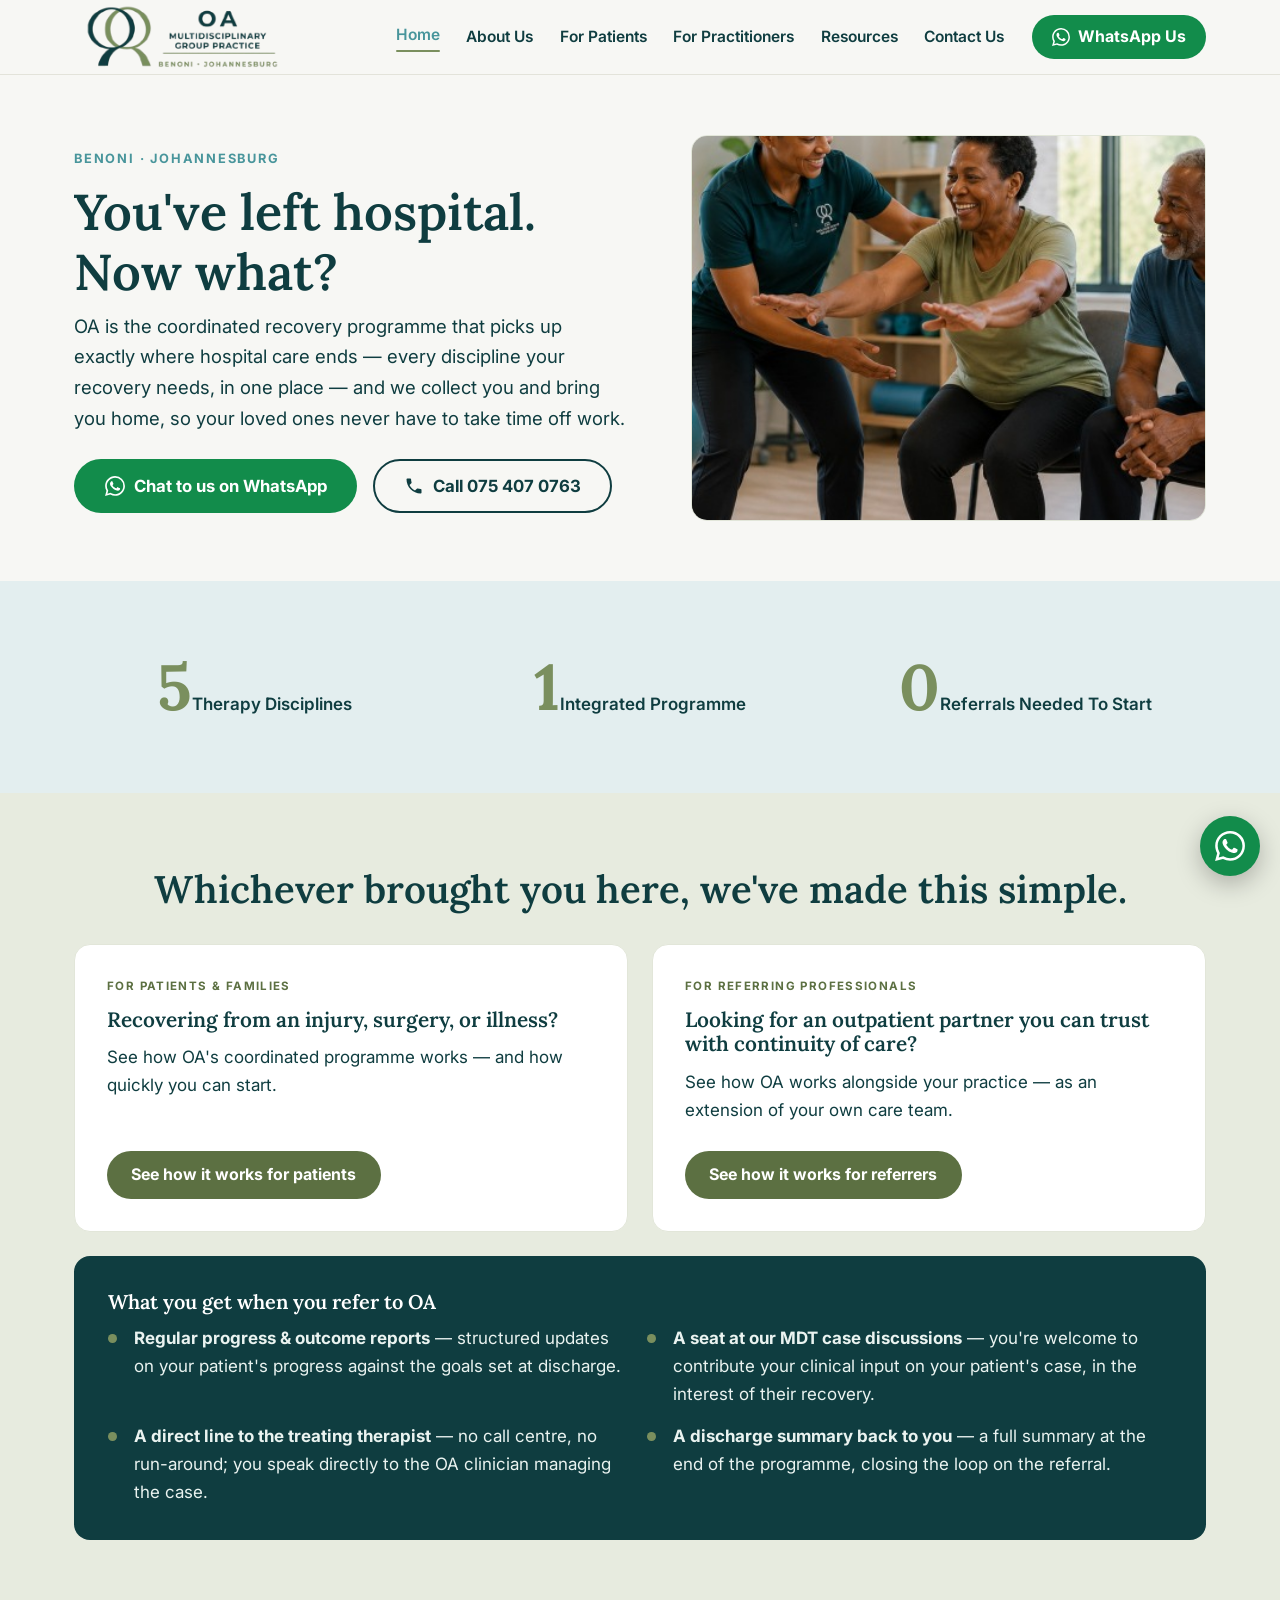
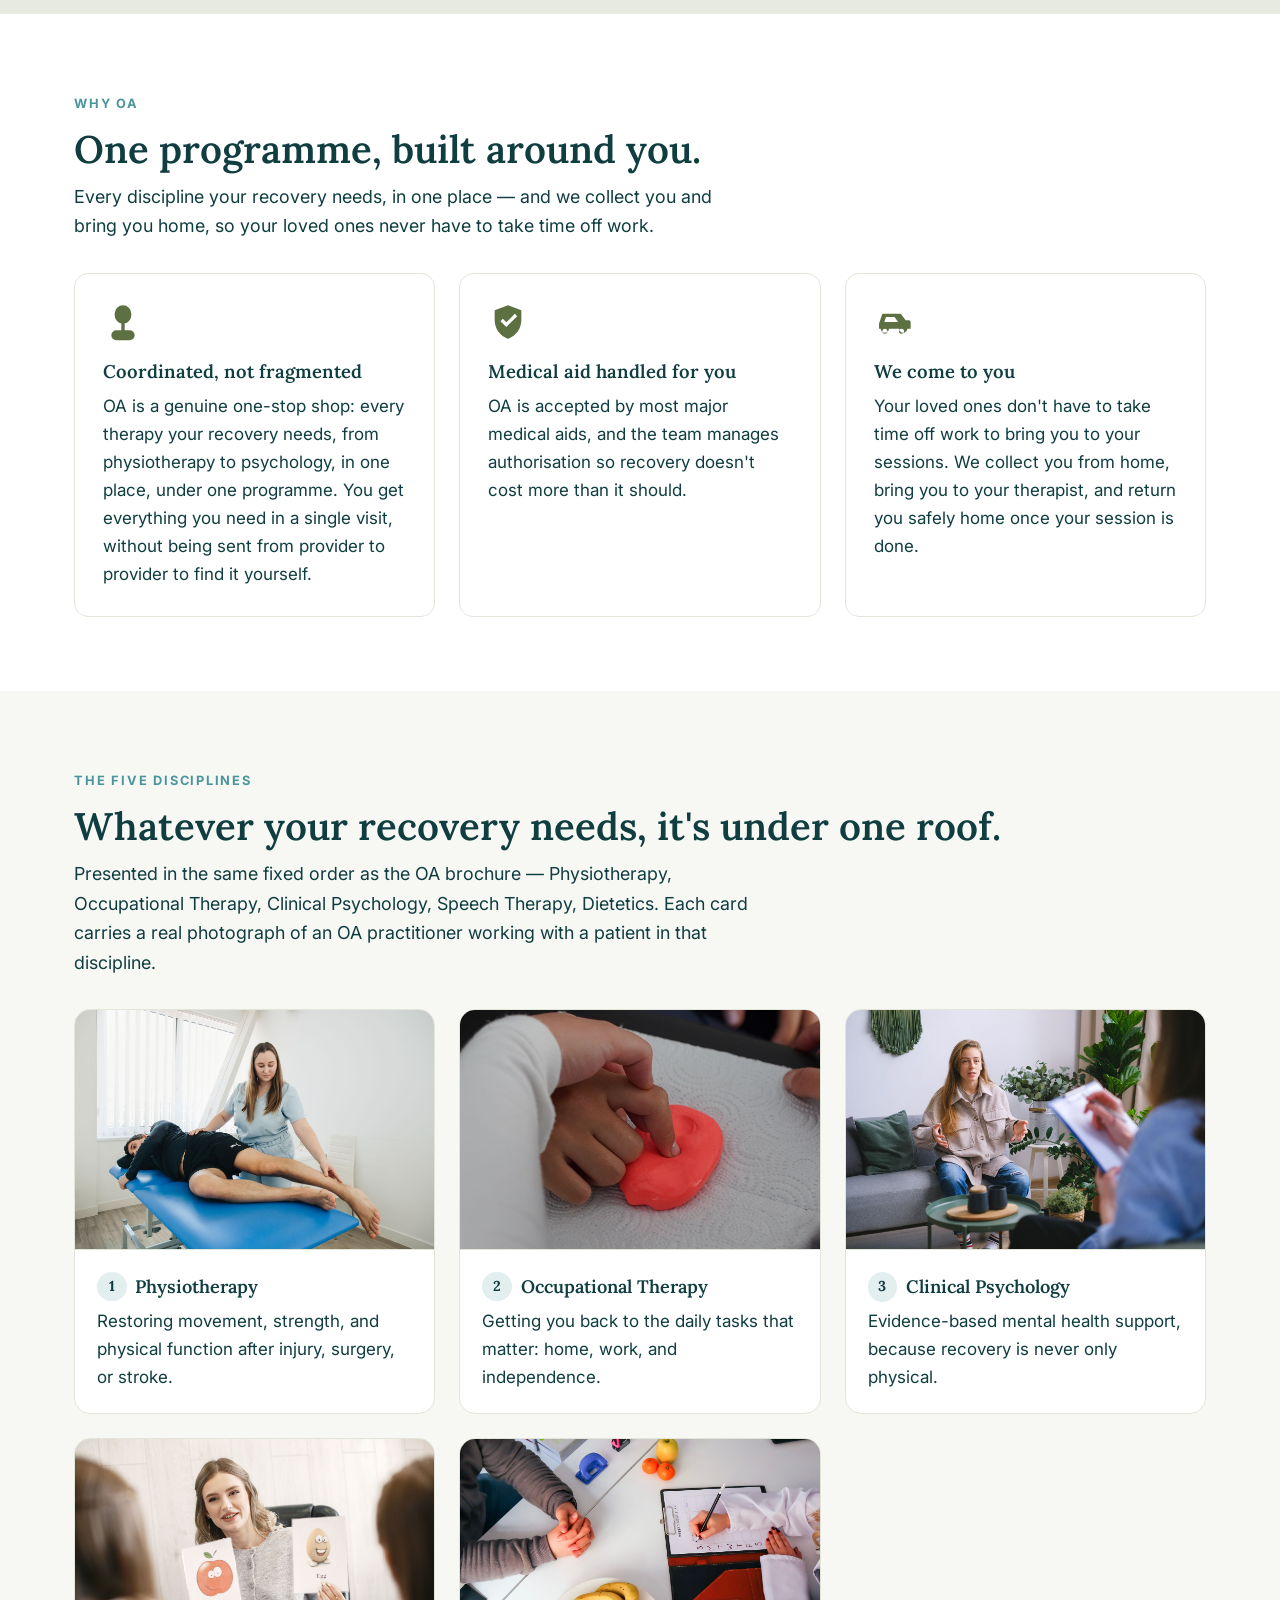
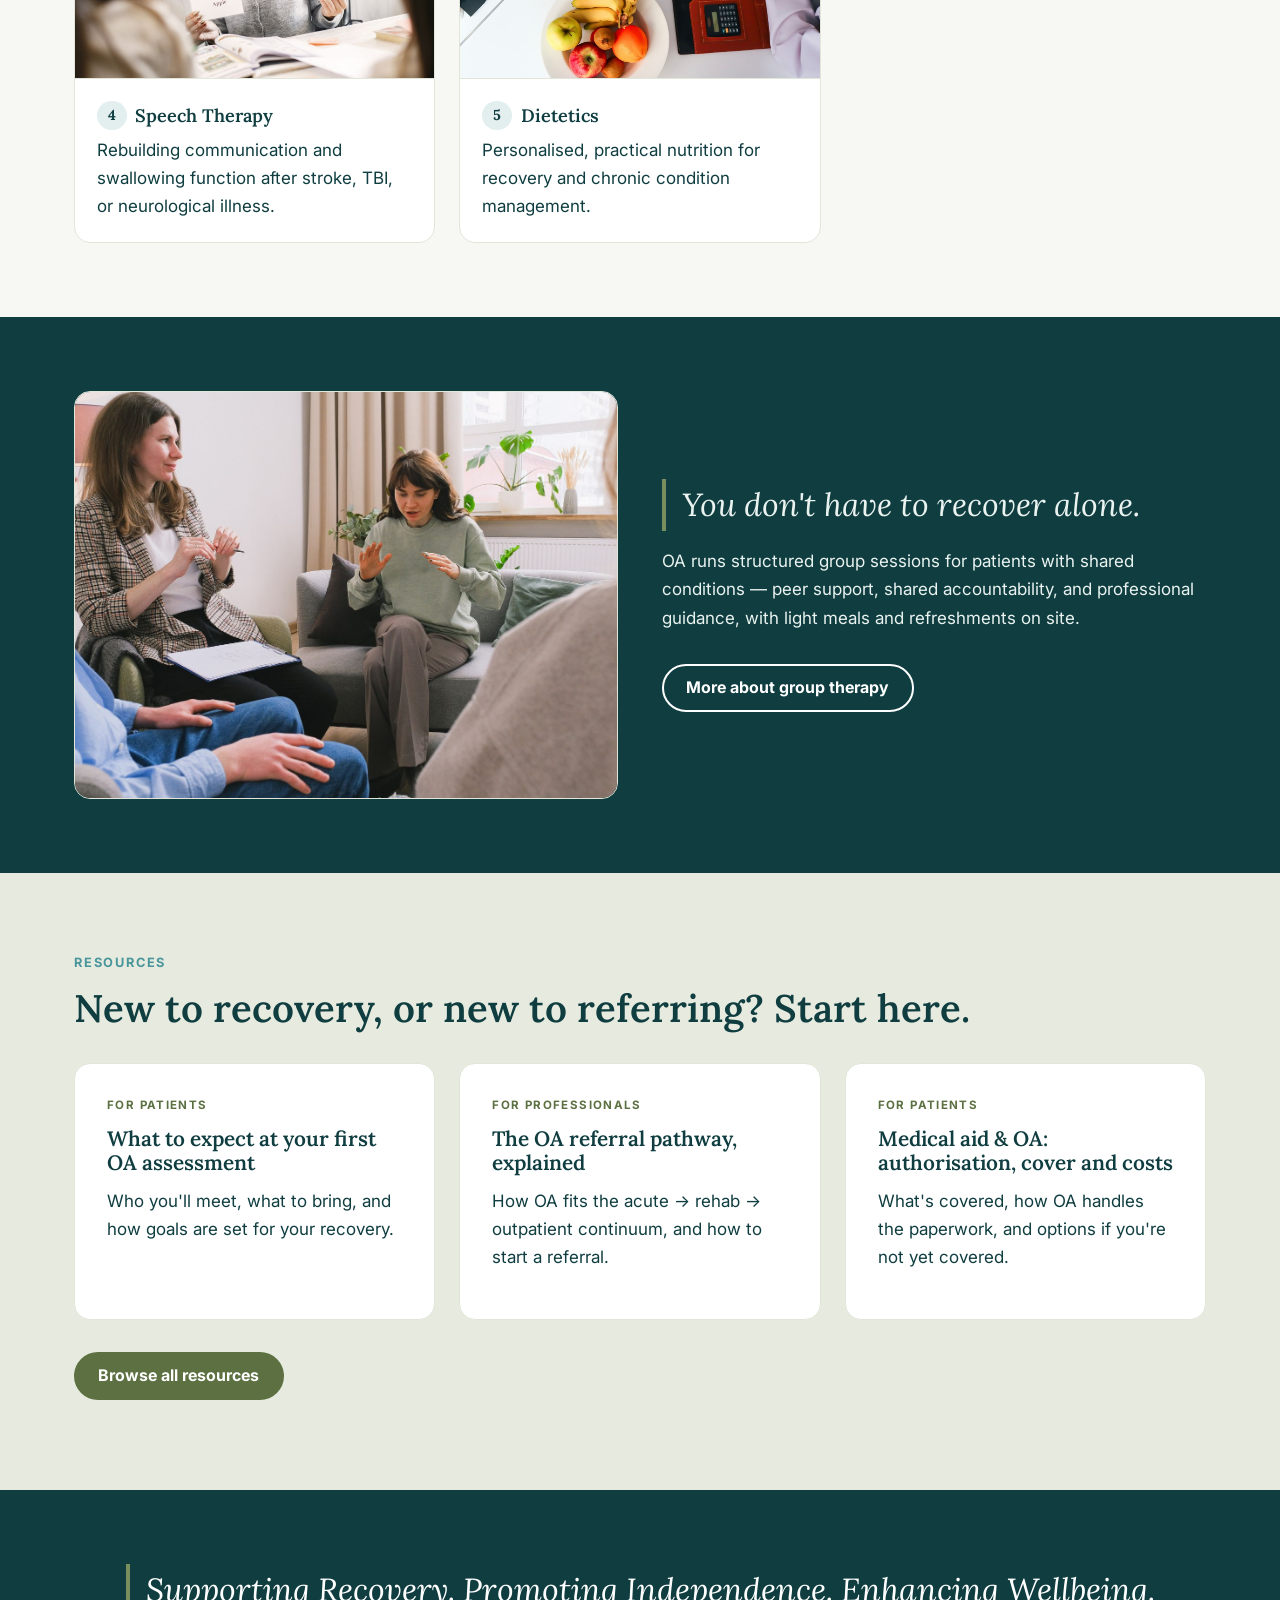
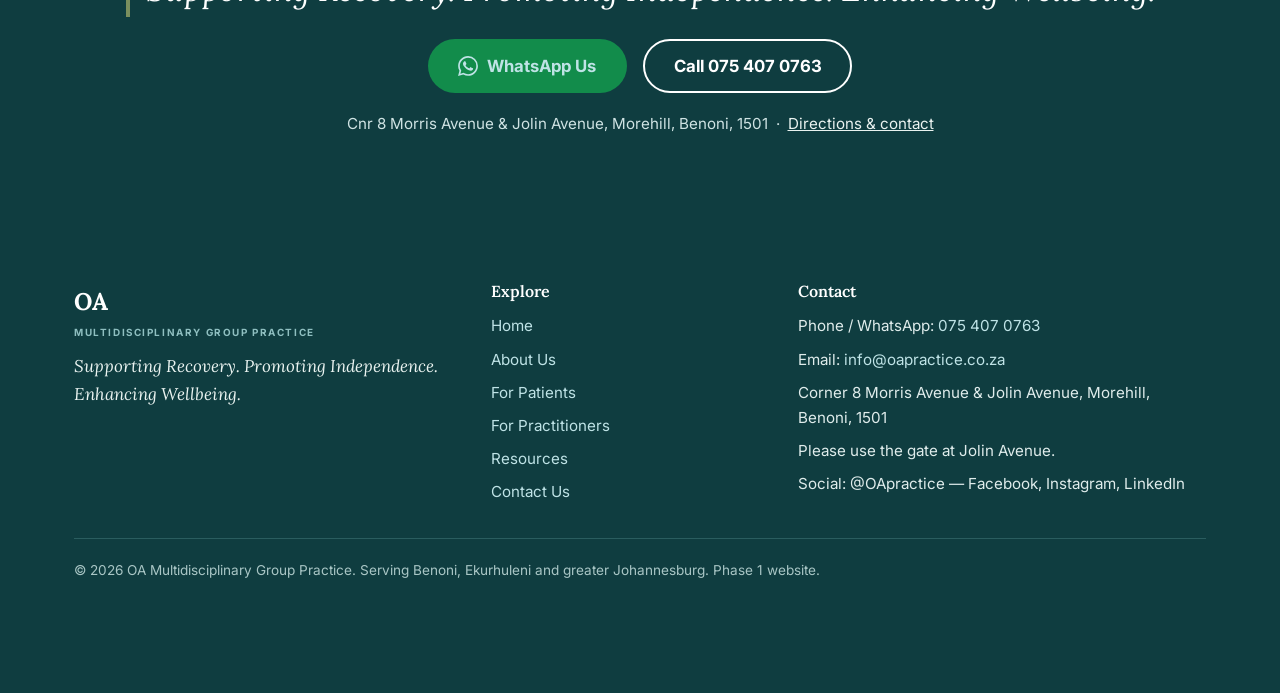
<file: index.html>
<!DOCTYPE html>
<html lang="en">
<head>
<meta charset="UTF-8">
<meta name="viewport" content="width=device-width, initial-scale=1">
<title>Outpatient Therapy in Benoni &amp; Ekurhuleni | OA Multidisciplinary Group Practice</title>
<meta name="description" content="Just left hospital? OA is one coordinated recovery programme — physiotherapy, occupational therapy, clinical psychology, speech therapy and dietetics — covered by medical aid, with transport included. No referral needed to start. Benoni, Ekurhuleni, Johannesburg.">
<meta name="theme-color" content="#0F3D40">
<meta property="og:title" content="OA Multidisciplinary Group Practice — coordinated recovery after hospital">
<meta property="og:description" content="Five therapy disciplines, one integrated programme, zero referrals needed to begin. Benoni · Johannesburg.">
<meta property="og:type" content="website">
<link rel="preconnect" href="https://fonts.googleapis.com">
<link rel="preconnect" href="https://fonts.gstatic.com" crossorigin>
<link href="https://fonts.googleapis.com/css2?family=Inter:wght@400;500;600;700&family=Lora:ital,wght@0,500;0,600;0,700;1,500;1,600&display=swap" rel="stylesheet">
<link rel="stylesheet" href="assets/css/styles.css">
<script type="application/ld+json">
{
  "@context": "https://schema.org",
  "@type": "MedicalBusiness",
  "name": "OA Multidisciplinary Group Practice",
  "description": "Coordinated outpatient recovery programme across physiotherapy, occupational therapy, clinical psychology, speech therapy and dietetics. Medical aid accepted; patient transport included.",
  "telephone": "+27754070763",
  "email": "info@oapractice.co.za",
  "slogan": "Supporting Recovery. Promoting Independence. Enhancing Wellbeing.",
  "address": {
    "@type": "PostalAddress",
    "streetAddress": "Corner 8 Morris Avenue and Jolin Avenue, Morehill",
    "addressLocality": "Benoni",
    "addressRegion": "Gauteng",
    "postalCode": "1501",
    "addressCountry": "ZA"
  },
  "areaServed": ["Benoni", "Ekurhuleni", "Johannesburg", "Gauteng"],
  "medicalSpecialty": ["Physiotherapy", "Occupational Therapy", "Clinical Psychology", "Speech Therapy", "Dietetics"]
}
</script>
</head>
<body data-wa-msg="Hi, I'd like to know more about OA's programme.">

<a class="skip" href="#main">Skip to content</a>

<header class="site-header">
  <div class="container header-inner">
    <a class="brand" href="index.html" aria-label="OA Multidisciplinary Group Practice — home">
      <img class="brand-logo" src="assets/img/logo.png" width="480" height="480"
           alt="OA Multidisciplinary Group Practice">
    </a>
    <nav id="primary-nav" class="nav" aria-label="Primary">
      <a class="navlink active" href="index.html">Home</a>
      <a class="navlink" href="about.html">About Us</a>
      <a class="navlink" href="services-patients.html">For Patients</a>
      <a class="navlink" href="services-practitioners.html">For Practitioners</a>
      <a class="navlink" href="resources.html">Resources</a>
      <a class="navlink" href="contact.html">Contact Us</a>
    </nav>
    <a class="btn btn-wa header-wa js-wa" href="https://wa.me/27754070763" target="_blank" rel="noopener">
      <svg class="i-wa" viewBox="0 0 24 24" aria-hidden="true"><path fill="currentColor" d="M17.472 14.382c-.297-.149-1.758-.867-2.03-.967-.273-.099-.471-.148-.67.15-.197.297-.767.966-.94 1.164-.173.199-.347.223-.644.075-.297-.15-1.255-.463-2.39-1.475-.883-.788-1.48-1.761-1.653-2.059-.173-.297-.018-.458.13-.606.134-.133.298-.347.446-.52.149-.174.198-.298.298-.497.099-.198.05-.371-.025-.52-.075-.149-.669-1.612-.916-2.207-.242-.579-.487-.5-.669-.51l-.57-.01c-.198 0-.52.074-.792.372-.272.297-1.04 1.016-1.04 2.479 0 1.462 1.065 2.875 1.213 3.074.149.198 2.096 3.2 5.077 4.487.71.306 1.263.489 1.694.625.712.227 1.36.195 1.872.118.571-.085 1.758-.719 2.006-1.413.247-.694.247-1.289.173-1.413-.074-.124-.272-.198-.57-.347m-5.421 7.403h-.004a9.87 9.87 0 0 1-5.031-1.378l-.361-.214-3.741.982.998-3.648-.235-.374a9.86 9.86 0 0 1-1.51-5.26c.001-5.45 4.436-9.884 9.888-9.884 2.64 0 5.122 1.03 6.988 2.898a9.825 9.825 0 0 1 2.893 6.994c-.003 5.45-4.437 9.884-9.885 9.884m8.413-18.297A11.815 11.815 0 0 0 12.05 0C5.495 0 .16 5.335.157 11.892c0 2.096.547 4.142 1.588 5.945L.057 24l6.305-1.654a11.882 11.882 0 0 0 5.683 1.448h.005c6.554 0 11.89-5.335 11.893-11.893a11.821 11.821 0 0 0-3.48-8.413Z"/></svg>
      <span class="wa-label">WhatsApp Us</span>
    </a>
    <button class="nav-toggle" type="button" aria-label="Open menu" aria-expanded="false" aria-controls="primary-nav">
      <span></span><span></span><span></span>
    </button>
  </div>
</header>

<main id="main">

  <!-- HERO -->
  <section class="hero bg-offwhite">
    <div class="container hero-grid">
      <div class="reveal">
        <span class="eyebrow">Benoni · Johannesburg</span>
        <h1>You've left hospital. Now what?</h1>
        <p class="subhead">OA is the coordinated recovery programme that picks up exactly where hospital care ends — every discipline your recovery needs, in one place — and we collect you and bring you home, so your loved ones never have to take time off work.</p>
        <div class="hero-ctas">
          <a class="btn btn-wa btn-lg js-wa" href="https://wa.me/27754070763" target="_blank" rel="noopener">
            <svg viewBox="0 0 24 24" aria-hidden="true"><path fill="currentColor" d="M17.472 14.382c-.297-.149-1.758-.867-2.03-.967-.273-.099-.471-.148-.67.15-.197.297-.767.966-.94 1.164-.173.199-.347.223-.644.075-.297-.15-1.255-.463-2.39-1.475-.883-.788-1.48-1.761-1.653-2.059-.173-.297-.018-.458.13-.606.134-.133.298-.347.446-.52.149-.174.198-.298.298-.497.099-.198.05-.371-.025-.52-.075-.149-.669-1.612-.916-2.207-.242-.579-.487-.5-.669-.51l-.57-.01c-.198 0-.52.074-.792.372-.272.297-1.04 1.016-1.04 2.479 0 1.462 1.065 2.875 1.213 3.074.149.198 2.096 3.2 5.077 4.487.71.306 1.263.489 1.694.625.712.227 1.36.195 1.872.118.571-.085 1.758-.719 2.006-1.413.247-.694.247-1.289.173-1.413-.074-.124-.272-.198-.57-.347m-5.421 7.403h-.004a9.87 9.87 0 0 1-5.031-1.378l-.361-.214-3.741.982.998-3.648-.235-.374a9.86 9.86 0 0 1-1.51-5.26c.001-5.45 4.436-9.884 9.888-9.884 2.64 0 5.122 1.03 6.988 2.898a9.825 9.825 0 0 1 2.893 6.994c-.003 5.45-4.437 9.884-9.885 9.884m8.413-18.297A11.815 11.815 0 0 0 12.05 0C5.495 0 .16 5.335.157 11.892c0 2.096.547 4.142 1.588 5.945L.057 24l6.305-1.654a11.882 11.882 0 0 0 5.683 1.448h.005c6.554 0 11.89-5.335 11.893-11.893a11.821 11.821 0 0 0-3.48-8.413Z"/></svg>
            Chat to us on WhatsApp
          </a>
          <a class="btn btn-outline btn-lg" href="tel:+27754070763">
            <svg viewBox="0 0 24 24" aria-hidden="true"><path fill="currentColor" d="M6.62 10.79c1.44 2.83 3.76 5.14 6.59 6.59l2.2-2.2c.27-.27.67-.36 1.02-.24 1.12.37 2.33.57 3.57.57.55 0 1 .45 1 1V20c0 .55-.45 1-1 1-9.39 0-17-7.61-17-17 0-.55.45-1 1-1h3.5c.55 0 1 .45 1 1 0 1.25.2 2.45.57 3.57.11.35.03.74-.25 1.02l-2.2 2.2z"/></svg>
            Call 075 407 0763
          </a>
        </div>
      </div>
      <div class="reveal">
        <figure class="photo">
          <img src="assets/img/aboutus.jpeg" alt="A support worker helping an older man through a gentle seated arm exercise at home" loading="eager" width="1400" height="933">
        </figure>
      </div>
    </div>
  </section>

  <!-- STAT STRIP -->
  <section class="stats bg-teal-tint">
    <div class="container">
      <div class="stats-grid reveal">
        <div class="stat"><span class="num" data-count="5">5</span><span class="label">Therapy Disciplines</span></div>
        <div class="stat"><span class="num" data-count="1">1</span><span class="label">Integrated Programme</span></div>
        <div class="stat"><span class="num" data-count="0">0</span><span class="label">Referrals Needed To Start</span></div>
      </div>
    </div>
  </section>

  <!-- DUAL-PATH DECISION -->
  <section class="dualpath bg-olive-tint">
    <div class="container">
      <div class="reveal center">
        <h2 class="section-title">Whichever brought you here, we've made this simple.</h2>
      </div>
      <div class="cards-2 mt-2">
        <div class="path-card reveal">
          <span class="kicker">For Patients &amp; Families</span>
          <h3>Recovering from an injury, surgery, or illness?</h3>
          <p>See how OA's coordinated programme works — and how quickly you can start.</p>
          <a class="btn btn-primary" href="services-patients.html">See how it works for patients</a>
        </div>
        <div class="path-card reveal">
          <span class="kicker">For Referring Professionals</span>
          <h3>Looking for an outpatient partner you can trust with continuity of care?</h3>
          <p>See how OA works alongside your practice — as an extension of your own care team.</p>
          <a class="btn btn-primary" href="services-practitioners.html">See how it works for referrers</a>
        </div>
      </div>

      <div class="refer-panel reveal">
        <h3>What you get when you refer to OA</h3>
        <ul class="list-dot">
          <li><strong>Regular progress &amp; outcome reports</strong> — structured updates on your patient's progress against the goals set at discharge.</li>
          <li><strong>A seat at our MDT case discussions</strong> — you're welcome to contribute your clinical input on your patient's case, in the interest of their recovery.</li>
          <li><strong>A direct line to the treating therapist</strong> — no call centre, no run-around; you speak directly to the OA clinician managing the case.</li>
          <li><strong>A discharge summary back to you</strong> — a full summary at the end of the programme, closing the loop on the referral.</li>
        </ul>
      </div>
    </div>
  </section>

  <!-- WHY OA -->
  <section class="bg-white">
    <div class="container">
      <div class="reveal">
        <span class="eyebrow">Why OA</span>
        <h2 class="section-title">One programme, built around you.</h2>
        <p class="section-intro">Every discipline your recovery needs, in one place — and we collect you and bring you home, so your loved ones never have to take time off work.</p>
      </div>
      <div class="pillars mt-2">
        <div class="pillar reveal">
          <svg class="icon" viewBox="0 0 24 24" aria-hidden="true"><path fill="currentColor" d="M12 2a5 5 0 0 1 5 5v1a5 5 0 0 1-4 4.9V17h3a3 3 0 0 1 0 6H8a3 3 0 0 1 0-6h3v-4.1A5 5 0 0 1 7 8V7a5 5 0 0 1 5-5z"/></svg>
          <h3>Coordinated, not fragmented</h3>
          <p>OA is a genuine one-stop shop: every therapy your recovery needs, from physiotherapy to psychology, in one place, under one programme. You get everything you need in a single visit, without being sent from provider to provider to find it yourself.</p>
        </div>
        <div class="pillar reveal">
          <svg class="icon" viewBox="0 0 24 24" aria-hidden="true"><path fill="currentColor" d="M12 2 4 5v6c0 5 3.4 9.7 8 11 4.6-1.3 8-6 8-11V5l-8-3zm-1 13-3.5-3.5 1.4-1.4L11 12.2l5.1-5.1 1.4 1.4L11 15z"/></svg>
          <h3>Medical aid handled for you</h3>
          <p>OA is accepted by most major medical aids, and the team manages authorisation so recovery doesn't cost more than it should.</p>
        </div>
        <div class="pillar reveal">
          <svg class="icon" viewBox="0 0 24 24" aria-hidden="true"><path fill="currentColor" d="M3 13l2-6h11l3 4h2a1 1 0 0 1 1 1v4h-2a2.5 2.5 0 0 1-5 0H9a2.5 2.5 0 0 1-5 0H3v-4zm3.5 3A1.5 1.5 0 1 0 6.5 19 1.5 1.5 0 0 0 6.5 16zm10 0A1.5 1.5 0 1 0 16.5 19 1.5 1.5 0 0 0 16.5 16zM6.2 12h8.3l-2.2-3H7.2l-1 3z"/></svg>
          <h3>We come to you</h3>
          <p>Your loved ones don't have to take time off work to bring you to your sessions. We collect you from home, bring you to your therapist, and return you safely home once your session is done.</p>
        </div>
      </div>
    </div>
  </section>

  <!-- THE FIVE DISCIPLINES -->
  <section class="bg-offwhite">
    <div class="container">
      <div class="reveal">
        <span class="eyebrow">The Five Disciplines</span>
        <h2 class="section-title">Whatever your recovery needs, it's under one roof.</h2>
        <p class="section-intro">Presented in the same fixed order as the OA brochure — Physiotherapy, Occupational Therapy, Clinical Psychology, Speech Therapy, Dietetics. Each card carries a real photograph of an OA practitioner working with a patient in that discipline.</p>
      </div>

      <div class="disc-grid mt-2">
        <div class="disc-card reveal">
          <figure class="photo"><img src="assets/img/discipline-physiotherapy.jpg" alt="A physiotherapist guiding a patient through a leg movement on a treatment table" loading="lazy"></figure>
          <div class="disc-body"><h3><span class="disc-num">1</span> Physiotherapy</h3><p>Restoring movement, strength, and physical function after injury, surgery, or stroke.</p></div>
        </div>
        <div class="disc-card reveal">
          <figure class="photo"><img src="assets/img/discipline-occupational-therapy.jpg" alt="An occupational therapist working on hand function with a patient using therapy putty" loading="lazy"></figure>
          <div class="disc-body"><h3><span class="disc-num">2</span> Occupational Therapy</h3><p>Getting you back to the daily tasks that matter: home, work, and independence.</p></div>
        </div>
        <div class="disc-card reveal">
          <figure class="photo"><img src="assets/img/discipline-clinical-psychology.jpg" alt="A clinical psychologist in conversation with a client during a therapy session" loading="lazy"></figure>
          <div class="disc-body"><h3><span class="disc-num">3</span> Clinical Psychology</h3><p>Evidence-based mental health support, because recovery is never only physical.</p></div>
        </div>
        <div class="disc-card reveal">
          <figure class="photo"><img src="assets/img/discipline-speech-therapy.jpg" alt="A speech therapist using picture cards with a patient to practise language" loading="lazy"></figure>
          <div class="disc-body"><h3><span class="disc-num">4</span> Speech Therapy</h3><p>Rebuilding communication and swallowing function after stroke, TBI, or neurological illness.</p></div>
        </div>
        <div class="disc-card reveal">
          <figure class="photo"><img src="assets/img/discipline-dietetics.jpg" alt="A dietitian writing a weekly meal plan with a patient across the desk" loading="lazy"></figure>
          <div class="disc-body"><h3><span class="disc-num">5</span> Dietetics</h3><p>Personalised, practical nutrition for recovery and chronic condition management.</p></div>
        </div>
      </div>
    </div>
  </section>

  <!-- YOU DON'T HAVE TO RECOVER ALONE -->
  <section class="group bg-teal-dark">
    <div class="container split-grid">
      <div class="reveal">
        <figure class="photo">
          <img src="assets/img/group-therapy.jpg" alt="A facilitated group session with several people talking together in a bright room" loading="lazy">
        </figure>
      </div>
      <div class="reveal">
        <p class="pullquote-lg">You don't have to recover alone.</p>
        <p>OA runs structured group sessions for patients with shared conditions — peer support, shared accountability, and professional guidance, with light meals and refreshments on site.</p>
        <a class="btn btn-outline mt-1" href="services-patients.html#group">More about group therapy</a>
      </div>
    </div>
  </section>

  <!-- RESOURCES TEASER -->
  <section class="bg-olive-tint">
    <div class="container">
      <div class="reveal">
        <span class="eyebrow">Resources</span>
        <h2 class="section-title">New to recovery, or new to referring? Start here.</h2>
      </div>
      <div class="cards-3 mt-2">
        <a class="path-card reveal" href="resources.html#patients" style="text-decoration:none;color:inherit;">
          <span class="kicker">For Patients</span>
          <h3>What to expect at your first OA assessment</h3>
          <p>Who you'll meet, what to bring, and how goals are set for your recovery.</p>
        </a>
        <a class="path-card reveal" href="resources.html#professionals" style="text-decoration:none;color:inherit;">
          <span class="kicker">For Professionals</span>
          <h3>The OA referral pathway, explained</h3>
          <p>How OA fits the acute &rarr; rehab &rarr; outpatient continuum, and how to start a referral.</p>
        </a>
        <a class="path-card reveal" href="resources.html#patients" style="text-decoration:none;color:inherit;">
          <span class="kicker">For Patients</span>
          <h3>Medical aid &amp; OA: authorisation, cover and costs</h3>
          <p>What's covered, how OA handles the paperwork, and options if you're not yet covered.</p>
        </a>
      </div>
      <p class="mt-2"><a class="btn btn-primary" href="resources.html">Browse all resources</a></p>
    </div>
  </section>

  <!-- CLOSING CTA BAND -->
  <section class="cta-band bg-teal-dark">
    <div class="container">
      <p class="tagline reveal">Supporting Recovery. Promoting Independence. Enhancing Wellbeing.</p>
      <div class="band-actions reveal">
        <a class="btn btn-wa btn-lg js-wa" href="https://wa.me/27754070763" target="_blank" rel="noopener">
          <svg viewBox="0 0 24 24" aria-hidden="true"><path fill="currentColor" d="M17.472 14.382c-.297-.149-1.758-.867-2.03-.967-.273-.099-.471-.148-.67.15-.197.297-.767.966-.94 1.164-.173.199-.347.223-.644.075-.297-.15-1.255-.463-2.39-1.475-.883-.788-1.48-1.761-1.653-2.059-.173-.297-.018-.458.13-.606.134-.133.298-.347.446-.52.149-.174.198-.298.298-.497.099-.198.05-.371-.025-.52-.075-.149-.669-1.612-.916-2.207-.242-.579-.487-.5-.669-.51l-.57-.01c-.198 0-.52.074-.792.372-.272.297-1.04 1.016-1.04 2.479 0 1.462 1.065 2.875 1.213 3.074.149.198 2.096 3.2 5.077 4.487.71.306 1.263.489 1.694.625.712.227 1.36.195 1.872.118.571-.085 1.758-.719 2.006-1.413.247-.694.247-1.289.173-1.413-.074-.124-.272-.198-.57-.347m-5.421 7.403h-.004a9.87 9.87 0 0 1-5.031-1.378l-.361-.214-3.741.982.998-3.648-.235-.374a9.86 9.86 0 0 1-1.51-5.26c.001-5.45 4.436-9.884 9.888-9.884 2.64 0 5.122 1.03 6.988 2.898a9.825 9.825 0 0 1 2.893 6.994c-.003 5.45-4.437 9.884-9.885 9.884m8.413-18.297A11.815 11.815 0 0 0 12.05 0C5.495 0 .16 5.335.157 11.892c0 2.096.547 4.142 1.588 5.945L.057 24l6.305-1.654a11.882 11.882 0 0 0 5.683 1.448h.005c6.554 0 11.89-5.335 11.893-11.893a11.821 11.821 0 0 0-3.48-8.413Z"/></svg>
          WhatsApp Us
        </a>
        <a class="btn btn-outline btn-lg" href="tel:+27754070763">Call 075 407 0763</a>
      </div>
      <p class="addr reveal">Cnr 8 Morris Avenue &amp; Jolin Avenue, Morehill, Benoni, 1501 &nbsp;·&nbsp; <a href="contact.html">Directions &amp; contact</a></p>
    </div>
  </section>

</main>

<footer class="site-footer">
  <div class="container">
    <div class="footer-grid">
      <div class="footer-brand">
        <span class="brand-mark">OA</span>
        <span class="brand-sub">Multidisciplinary Group Practice</span>
        <p class="footer-tagline">Supporting Recovery. Promoting Independence. Enhancing Wellbeing.</p>
      </div>
      <nav aria-label="Footer">
        <h3 class="foot-h">Explore</h3>
        <ul class="foot-links">
          <li><a href="index.html">Home</a></li>
          <li><a href="about.html">About Us</a></li>
          <li><a href="services-patients.html">For Patients</a></li>
          <li><a href="services-practitioners.html">For Practitioners</a></li>
          <li><a href="resources.html">Resources</a></li>
          <li><a href="contact.html">Contact Us</a></li>
        </ul>
      </nav>
      <div>
        <h3 class="foot-h">Contact</h3>
        <ul class="foot-links">
          <li>Phone / WhatsApp: <a href="tel:+27754070763">075 407 0763</a></li>
          <li>Email: <a href="mailto:info@oapractice.co.za">info@oapractice.co.za</a></li>
          <li>Corner 8 Morris Avenue &amp; Jolin Avenue, Morehill, Benoni, 1501</li>
          <li>Please use the gate at Jolin Avenue.</li>
          <li>Social: @OApractice — Facebook, Instagram, LinkedIn</li>
        </ul>
      </div>
    </div>
    <div class="footer-bottom">
      <p>&copy; 2026 OA Multidisciplinary Group Practice. Serving Benoni, Ekurhuleni and greater Johannesburg. Phase 1 website.</p>
    </div>
  </div>
</footer>

<a class="wa-fab js-wa" href="https://wa.me/27754070763" target="_blank" rel="noopener" aria-label="Chat to OA on WhatsApp">
  <svg viewBox="0 0 24 24" aria-hidden="true"><path fill="currentColor" d="M17.472 14.382c-.297-.149-1.758-.867-2.03-.967-.273-.099-.471-.148-.67.15-.197.297-.767.966-.94 1.164-.173.199-.347.223-.644.075-.297-.15-1.255-.463-2.39-1.475-.883-.788-1.48-1.761-1.653-2.059-.173-.297-.018-.458.13-.606.134-.133.298-.347.446-.52.149-.174.198-.298.298-.497.099-.198.05-.371-.025-.52-.075-.149-.669-1.612-.916-2.207-.242-.579-.487-.5-.669-.51l-.57-.01c-.198 0-.52.074-.792.372-.272.297-1.04 1.016-1.04 2.479 0 1.462 1.065 2.875 1.213 3.074.149.198 2.096 3.2 5.077 4.487.71.306 1.263.489 1.694.625.712.227 1.36.195 1.872.118.571-.085 1.758-.719 2.006-1.413.247-.694.247-1.289.173-1.413-.074-.124-.272-.198-.57-.347m-5.421 7.403h-.004a9.87 9.87 0 0 1-5.031-1.378l-.361-.214-3.741.982.998-3.648-.235-.374a9.86 9.86 0 0 1-1.51-5.26c.001-5.45 4.436-9.884 9.888-9.884 2.64 0 5.122 1.03 6.988 2.898a9.825 9.825 0 0 1 2.893 6.994c-.003 5.45-4.437 9.884-9.885 9.884m8.413-18.297A11.815 11.815 0 0 0 12.05 0C5.495 0 .16 5.335.157 11.892c0 2.096.547 4.142 1.588 5.945L.057 24l6.305-1.654a11.882 11.882 0 0 0 5.683 1.448h.005c6.554 0 11.89-5.335 11.893-11.893a11.821 11.821 0 0 0-3.48-8.413Z"/></svg>
</a>

<div class="mobile-bar">
  <a class="m-wa js-wa" href="https://wa.me/27754070763" target="_blank" rel="noopener">
    <svg viewBox="0 0 24 24" aria-hidden="true"><path fill="currentColor" d="M17.472 14.382c-.297-.149-1.758-.867-2.03-.967-.273-.099-.471-.148-.67.15-.197.297-.767.966-.94 1.164-.173.199-.347.223-.644.075-.297-.15-1.255-.463-2.39-1.475-.883-.788-1.48-1.761-1.653-2.059-.173-.297-.018-.458.13-.606.134-.133.298-.347.446-.52.149-.174.198-.298.298-.497.099-.198.05-.371-.025-.52-.075-.149-.669-1.612-.916-2.207-.242-.579-.487-.5-.669-.51l-.57-.01c-.198 0-.52.074-.792.372-.272.297-1.04 1.016-1.04 2.479 0 1.462 1.065 2.875 1.213 3.074.149.198 2.096 3.2 5.077 4.487.71.306 1.263.489 1.694.625.712.227 1.36.195 1.872.118.571-.085 1.758-.719 2.006-1.413.247-.694.247-1.289.173-1.413-.074-.124-.272-.198-.57-.347m-5.421 7.403h-.004a9.87 9.87 0 0 1-5.031-1.378l-.361-.214-3.741.982.998-3.648-.235-.374a9.86 9.86 0 0 1-1.51-5.26c.001-5.45 4.436-9.884 9.888-9.884 2.64 0 5.122 1.03 6.988 2.898a9.825 9.825 0 0 1 2.893 6.994c-.003 5.45-4.437 9.884-9.885 9.884m8.413-18.297A11.815 11.815 0 0 0 12.05 0C5.495 0 .16 5.335.157 11.892c0 2.096.547 4.142 1.588 5.945L.057 24l6.305-1.654a11.882 11.882 0 0 0 5.683 1.448h.005c6.554 0 11.89-5.335 11.893-11.893a11.821 11.821 0 0 0-3.48-8.413Z"/></svg>
    WhatsApp
  </a>
  <a class="m-call" href="tel:+27754070763">
    <svg viewBox="0 0 24 24" aria-hidden="true"><path fill="currentColor" d="M6.62 10.79c1.44 2.83 3.76 5.14 6.59 6.59l2.2-2.2c.27-.27.67-.36 1.02-.24 1.12.37 2.33.57 3.57.57.55 0 1 .45 1 1V20c0 .55-.45 1-1 1-9.39 0-17-7.61-17-17 0-.55.45-1 1-1h3.5c.55 0 1 .45 1 1 0 1.25.2 2.45.57 3.57.11.35.03.74-.25 1.02l-2.2 2.2z"/></svg>
    Call
  </a>
</div>

<script src="assets/js/main.js"></script>
</body>
</html>
</file>
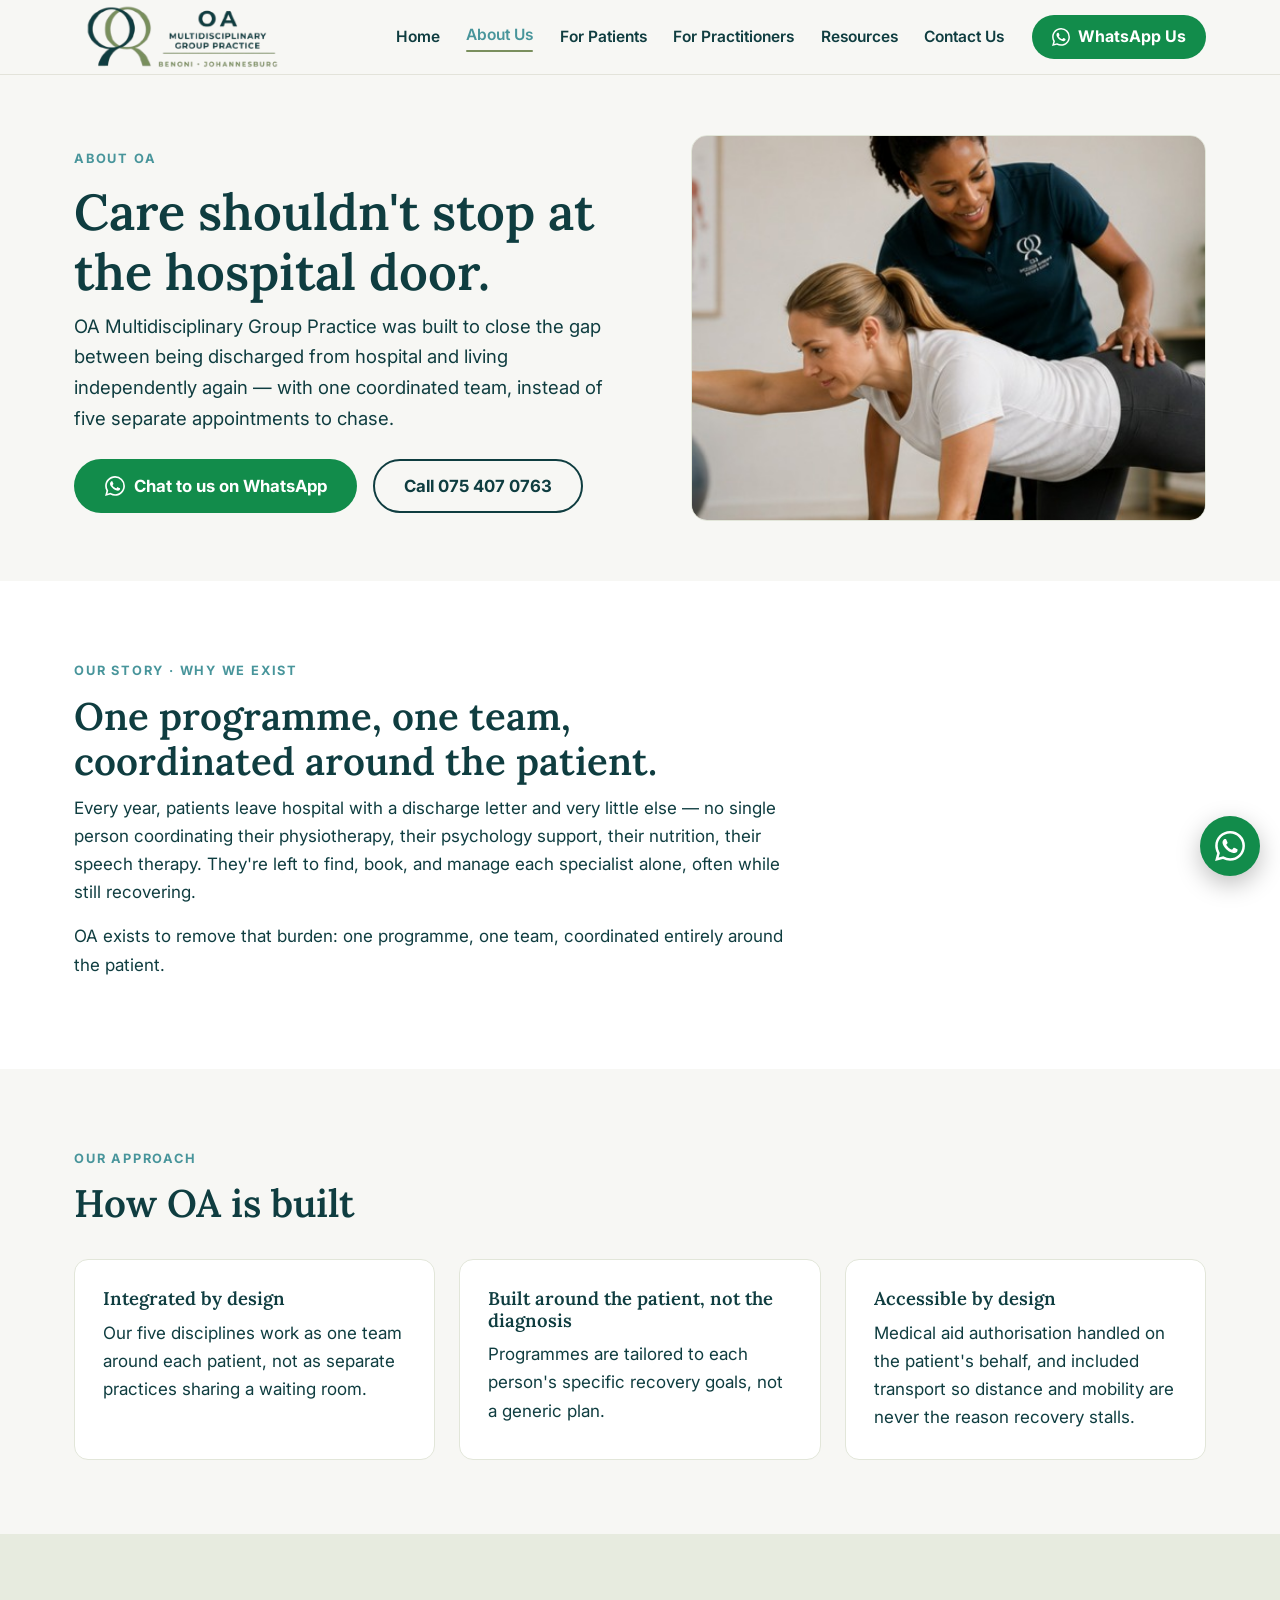
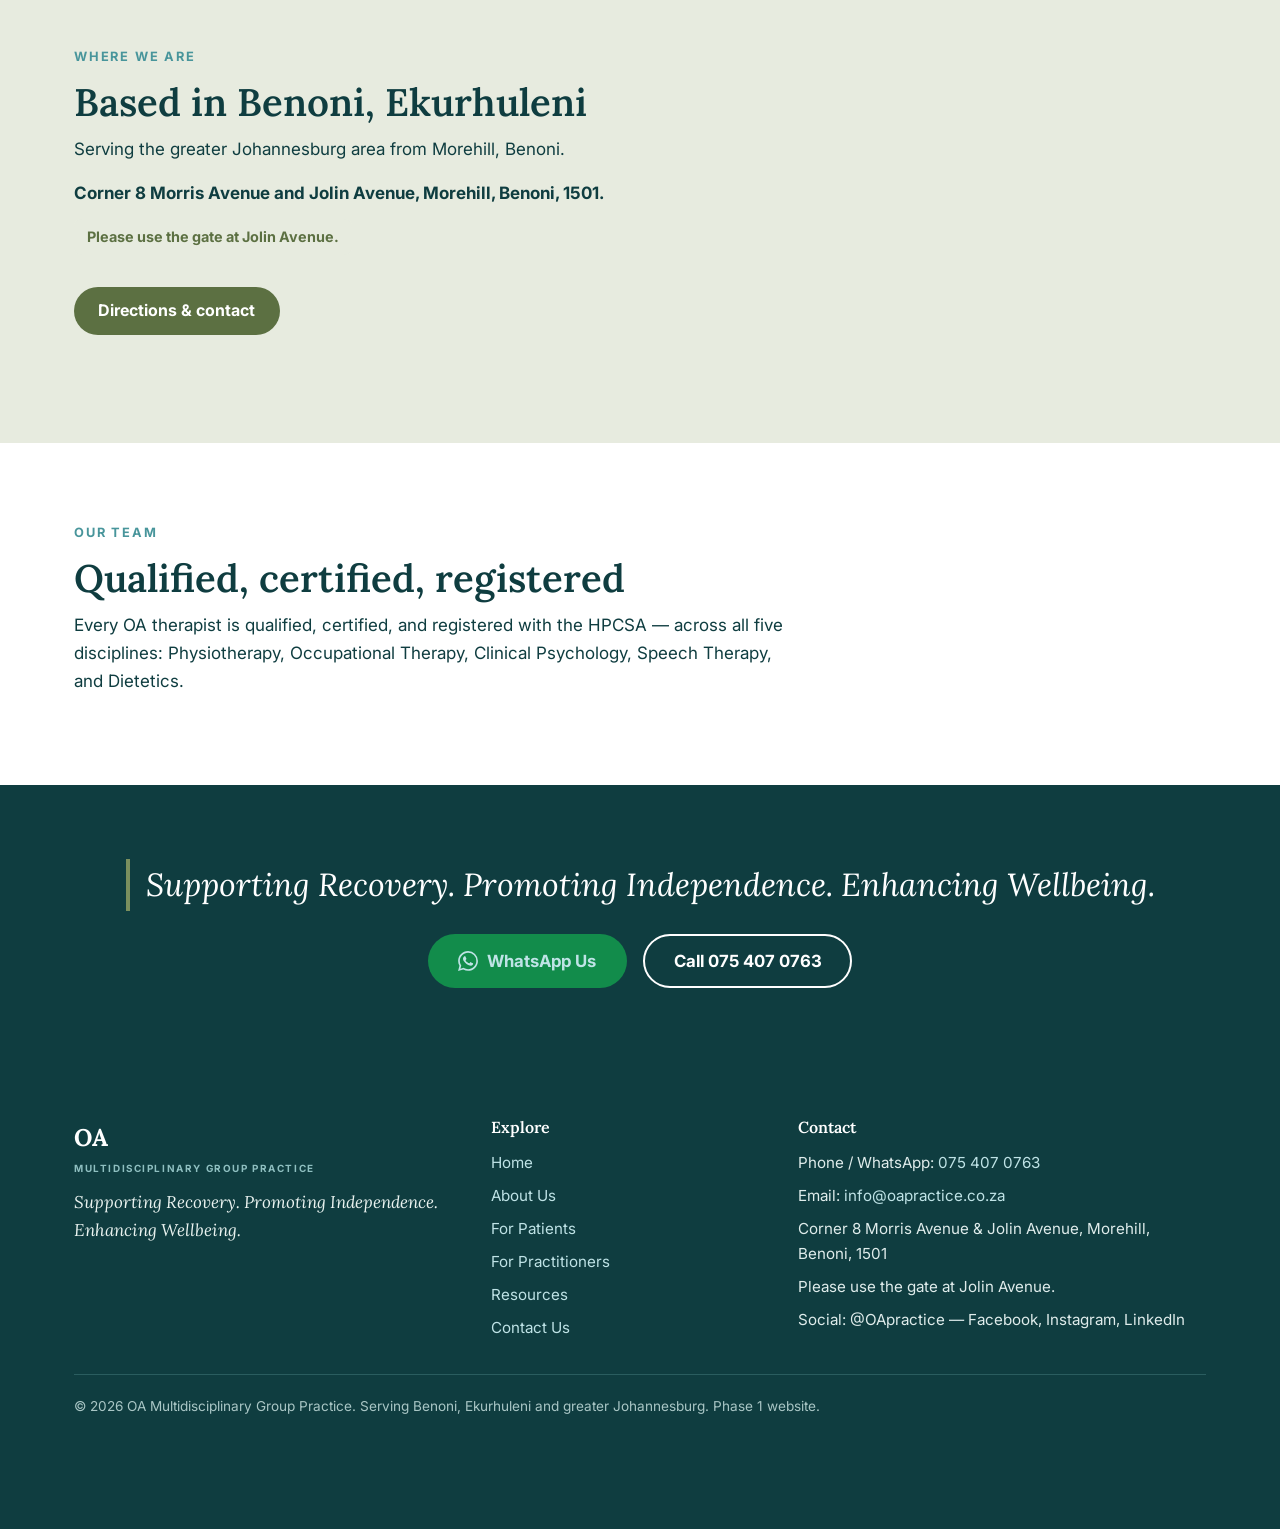
<file: about.html>
<!DOCTYPE html>
<html lang="en">
<head>
<meta charset="UTF-8">
<meta name="viewport" content="width=device-width, initial-scale=1">
<title>About OA Multidisciplinary Group Practice | Coordinated Recovery in Benoni</title>
<meta name="description" content="OA Multidisciplinary Group Practice closes the gap between hospital discharge and independent living — one coordinated team across five therapy disciplines, based in Morehill, Benoni, serving greater Johannesburg.">
<meta name="theme-color" content="#0F3D40">
<meta property="og:title" content="About OA Multidisciplinary Group Practice">
<meta property="og:description" content="Care shouldn't stop at the hospital door. One coordinated team, instead of five separate appointments to chase.">
<meta property="og:type" content="website">
<link rel="preconnect" href="https://fonts.googleapis.com">
<link rel="preconnect" href="https://fonts.gstatic.com" crossorigin>
<link href="https://fonts.googleapis.com/css2?family=Inter:wght@400;500;600;700&family=Lora:ital,wght@0,500;0,600;0,700;1,500;1,600&display=swap" rel="stylesheet">
<link rel="stylesheet" href="assets/css/styles.css">
</head>
<body data-wa-msg="Hi, I'd like to know more about OA's programme.">

<a class="skip" href="#main">Skip to content</a>

<header class="site-header">
  <div class="container header-inner">
    <a class="brand" href="index.html" aria-label="OA Multidisciplinary Group Practice — home">
      <img class="brand-logo" src="assets/img/logo.png" width="480" height="480"
           alt="OA Multidisciplinary Group Practice">
    </a>
    <nav id="primary-nav" class="nav" aria-label="Primary">
      <a class="navlink" href="index.html">Home</a>
      <a class="navlink active" href="about.html">About Us</a>
      <a class="navlink" href="services-patients.html">For Patients</a>
      <a class="navlink" href="services-practitioners.html">For Practitioners</a>
      <a class="navlink" href="resources.html">Resources</a>
      <a class="navlink" href="contact.html">Contact Us</a>
    </nav>
    <a class="btn btn-wa header-wa js-wa" href="https://wa.me/27754070763" target="_blank" rel="noopener">
      <svg class="i-wa" viewBox="0 0 24 24" aria-hidden="true"><path fill="currentColor" d="M17.472 14.382c-.297-.149-1.758-.867-2.03-.967-.273-.099-.471-.148-.67.15-.197.297-.767.966-.94 1.164-.173.199-.347.223-.644.075-.297-.15-1.255-.463-2.39-1.475-.883-.788-1.48-1.761-1.653-2.059-.173-.297-.018-.458.13-.606.134-.133.298-.347.446-.52.149-.174.198-.298.298-.497.099-.198.05-.371-.025-.52-.075-.149-.669-1.612-.916-2.207-.242-.579-.487-.5-.669-.51l-.57-.01c-.198 0-.52.074-.792.372-.272.297-1.04 1.016-1.04 2.479 0 1.462 1.065 2.875 1.213 3.074.149.198 2.096 3.2 5.077 4.487.71.306 1.263.489 1.694.625.712.227 1.36.195 1.872.118.571-.085 1.758-.719 2.006-1.413.247-.694.247-1.289.173-1.413-.074-.124-.272-.198-.57-.347m-5.421 7.403h-.004a9.87 9.87 0 0 1-5.031-1.378l-.361-.214-3.741.982.998-3.648-.235-.374a9.86 9.86 0 0 1-1.51-5.26c.001-5.45 4.436-9.884 9.888-9.884 2.64 0 5.122 1.03 6.988 2.898a9.825 9.825 0 0 1 2.893 6.994c-.003 5.45-4.437 9.884-9.885 9.884m8.413-18.297A11.815 11.815 0 0 0 12.05 0C5.495 0 .16 5.335.157 11.892c0 2.096.547 4.142 1.588 5.945L.057 24l6.305-1.654a11.882 11.882 0 0 0 5.683 1.448h.005c6.554 0 11.89-5.335 11.893-11.893a11.821 11.821 0 0 0-3.48-8.413Z"/></svg>
      <span class="wa-label">WhatsApp Us</span>
    </a>
    <button class="nav-toggle" type="button" aria-label="Open menu" aria-expanded="false" aria-controls="primary-nav">
      <span></span><span></span><span></span>
    </button>
  </div>
</header>

<main id="main">

  <section class="hero bg-offwhite">
    <div class="container hero-grid">
      <div class="reveal">
        <span class="eyebrow">About OA</span>
        <h1>Care shouldn't stop at the hospital door.</h1>
        <p class="subhead">OA Multidisciplinary Group Practice was built to close the gap between being discharged from hospital and living independently again — with one coordinated team, instead of five separate appointments to chase.</p>
        <div class="hero-ctas">
          <a class="btn btn-wa btn-lg js-wa" href="https://wa.me/27754070763" target="_blank" rel="noopener">
            <svg viewBox="0 0 24 24" aria-hidden="true"><path fill="currentColor" d="M17.472 14.382c-.297-.149-1.758-.867-2.03-.967-.273-.099-.471-.148-.67.15-.197.297-.767.966-.94 1.164-.173.199-.347.223-.644.075-.297-.15-1.255-.463-2.39-1.475-.883-.788-1.48-1.761-1.653-2.059-.173-.297-.018-.458.13-.606.134-.133.298-.347.446-.52.149-.174.198-.298.298-.497.099-.198.05-.371-.025-.52-.075-.149-.669-1.612-.916-2.207-.242-.579-.487-.5-.669-.51l-.57-.01c-.198 0-.52.074-.792.372-.272.297-1.04 1.016-1.04 2.479 0 1.462 1.065 2.875 1.213 3.074.149.198 2.096 3.2 5.077 4.487.71.306 1.263.489 1.694.625.712.227 1.36.195 1.872.118.571-.085 1.758-.719 2.006-1.413.247-.694.247-1.289.173-1.413-.074-.124-.272-.198-.57-.347m-5.421 7.403h-.004a9.87 9.87 0 0 1-5.031-1.378l-.361-.214-3.741.982.998-3.648-.235-.374a9.86 9.86 0 0 1-1.51-5.26c.001-5.45 4.436-9.884 9.888-9.884 2.64 0 5.122 1.03 6.988 2.898a9.825 9.825 0 0 1 2.893 6.994c-.003 5.45-4.437 9.884-9.885 9.884m8.413-18.297A11.815 11.815 0 0 0 12.05 0C5.495 0 .16 5.335.157 11.892c0 2.096.547 4.142 1.588 5.945L.057 24l6.305-1.654a11.882 11.882 0 0 0 5.683 1.448h.005c6.554 0 11.89-5.335 11.893-11.893a11.821 11.821 0 0 0-3.48-8.413Z"/></svg>
            Chat to us on WhatsApp
          </a>
          <a class="btn btn-outline btn-lg" href="tel:+27754070763">Call 075 407 0763</a>
        </div>
      </div>
      <div class="reveal">
        <figure class="photo">
          <img src="assets/img/homepage.jpeg" alt="A therapist supporting an older man through gentle stretching exercises at home" loading="eager" width="1400" height="933">
        </figure>
      </div>
    </div>
  </section>

  <section class="bg-white">
    <div class="container">
      <div class="reveal maxw-prose">
        <span class="eyebrow">Our story · Why we exist</span>
        <h2 class="section-title">One programme, one team, coordinated around the patient.</h2>
        <p>Every year, patients leave hospital with a discharge letter and very little else — no single person coordinating their physiotherapy, their psychology support, their nutrition, their speech therapy. They're left to find, book, and manage each specialist alone, often while still recovering.</p>
        <p>OA exists to remove that burden: one programme, one team, coordinated entirely around the patient.</p>
      </div>
    </div>
  </section>

  <section class="bg-offwhite">
    <div class="container">
      <div class="reveal">
        <span class="eyebrow">Our approach</span>
        <h2 class="section-title">How OA is built</h2>
      </div>
      <div class="pillars mt-2">
        <div class="pillar reveal">
          <h3>Integrated by design</h3>
          <p>Our five disciplines work as one team around each patient, not as separate practices sharing a waiting room.</p>
        </div>
        <div class="pillar reveal">
          <h3>Built around the patient, not the diagnosis</h3>
          <p>Programmes are tailored to each person's specific recovery goals, not a generic plan.</p>
        </div>
        <div class="pillar reveal">
          <h3>Accessible by design</h3>
          <p>Medical aid authorisation handled on the patient's behalf, and included transport so distance and mobility are never the reason recovery stalls.</p>
        </div>
      </div>
    </div>
  </section>

  <section class="bg-olive-tint">
    <div class="container split-grid">
      <div class="reveal">
        <span class="eyebrow">Where we are</span>
        <h2 class="section-title">Based in Benoni, Ekurhuleni</h2>
        <p>Serving the greater Johannesburg area from Morehill, Benoni.</p>
        <p><strong>Corner 8 Morris Avenue and Jolin Avenue, Morehill, Benoni, 1501.</strong><br>
        <span class="map-note">Please use the gate at Jolin Avenue.</span></p>
        <a class="btn btn-primary mt-1" href="contact.html">Directions &amp; contact</a>
      </div>
      <div class="reveal">
        <iframe class="map-embed" loading="lazy" title="Map to OA Multidisciplinary Group Practice, Morehill, Benoni"
          src="https://www.google.com/maps?q=8%20Morris%20Avenue%2C%20Morehill%2C%20Benoni%2C%201501&output=embed"></iframe>
      </div>
    </div>
  </section>

  <section class="bg-white">
    <div class="container">
      <div class="reveal maxw-prose">
        <span class="eyebrow">Our team</span>
        <h2 class="section-title">Qualified, certified, registered</h2>
        <p>Every OA therapist is qualified, certified, and registered with the HPCSA — across all five disciplines: Physiotherapy, Occupational Therapy, Clinical Psychology, Speech Therapy, and Dietetics.</p>
      </div>
    </div>
  </section>

  <section class="cta-band bg-teal-dark">
    <div class="container">
      <p class="tagline reveal">Supporting Recovery. Promoting Independence. Enhancing Wellbeing.</p>
      <div class="band-actions reveal">
        <a class="btn btn-wa btn-lg js-wa" href="https://wa.me/27754070763" target="_blank" rel="noopener">
          <svg viewBox="0 0 24 24" aria-hidden="true"><path fill="currentColor" d="M17.472 14.382c-.297-.149-1.758-.867-2.03-.967-.273-.099-.471-.148-.67.15-.197.297-.767.966-.94 1.164-.173.199-.347.223-.644.075-.297-.15-1.255-.463-2.39-1.475-.883-.788-1.48-1.761-1.653-2.059-.173-.297-.018-.458.13-.606.134-.133.298-.347.446-.52.149-.174.198-.298.298-.497.099-.198.05-.371-.025-.52-.075-.149-.669-1.612-.916-2.207-.242-.579-.487-.5-.669-.51l-.57-.01c-.198 0-.52.074-.792.372-.272.297-1.04 1.016-1.04 2.479 0 1.462 1.065 2.875 1.213 3.074.149.198 2.096 3.2 5.077 4.487.71.306 1.263.489 1.694.625.712.227 1.36.195 1.872.118.571-.085 1.758-.719 2.006-1.413.247-.694.247-1.289.173-1.413-.074-.124-.272-.198-.57-.347m-5.421 7.403h-.004a9.87 9.87 0 0 1-5.031-1.378l-.361-.214-3.741.982.998-3.648-.235-.374a9.86 9.86 0 0 1-1.51-5.26c.001-5.45 4.436-9.884 9.888-9.884 2.64 0 5.122 1.03 6.988 2.898a9.825 9.825 0 0 1 2.893 6.994c-.003 5.45-4.437 9.884-9.885 9.884m8.413-18.297A11.815 11.815 0 0 0 12.05 0C5.495 0 .16 5.335.157 11.892c0 2.096.547 4.142 1.588 5.945L.057 24l6.305-1.654a11.882 11.882 0 0 0 5.683 1.448h.005c6.554 0 11.89-5.335 11.893-11.893a11.821 11.821 0 0 0-3.48-8.413Z"/></svg>
          WhatsApp Us
        </a>
        <a class="btn btn-outline btn-lg" href="tel:+27754070763">Call 075 407 0763</a>
      </div>
    </div>
  </section>

</main>

<footer class="site-footer">
  <div class="container">
    <div class="footer-grid">
      <div class="footer-brand">
        <span class="brand-mark">OA</span>
        <span class="brand-sub">Multidisciplinary Group Practice</span>
        <p class="footer-tagline">Supporting Recovery. Promoting Independence. Enhancing Wellbeing.</p>
      </div>
      <nav aria-label="Footer">
        <h3 class="foot-h">Explore</h3>
        <ul class="foot-links">
          <li><a href="index.html">Home</a></li>
          <li><a href="about.html">About Us</a></li>
          <li><a href="services-patients.html">For Patients</a></li>
          <li><a href="services-practitioners.html">For Practitioners</a></li>
          <li><a href="resources.html">Resources</a></li>
          <li><a href="contact.html">Contact Us</a></li>
        </ul>
      </nav>
      <div>
        <h3 class="foot-h">Contact</h3>
        <ul class="foot-links">
          <li>Phone / WhatsApp: <a href="tel:+27754070763">075 407 0763</a></li>
          <li>Email: <a href="mailto:info@oapractice.co.za">info@oapractice.co.za</a></li>
          <li>Corner 8 Morris Avenue &amp; Jolin Avenue, Morehill, Benoni, 1501</li>
          <li>Please use the gate at Jolin Avenue.</li>
          <li>Social: @OApractice — Facebook, Instagram, LinkedIn</li>
        </ul>
      </div>
    </div>
    <div class="footer-bottom">
      <p>&copy; 2026 OA Multidisciplinary Group Practice. Serving Benoni, Ekurhuleni and greater Johannesburg. Phase 1 website.</p>
    </div>
  </div>
</footer>

<a class="wa-fab js-wa" href="https://wa.me/27754070763" target="_blank" rel="noopener" aria-label="Chat to OA on WhatsApp">
  <svg viewBox="0 0 24 24" aria-hidden="true"><path fill="currentColor" d="M17.472 14.382c-.297-.149-1.758-.867-2.03-.967-.273-.099-.471-.148-.67.15-.197.297-.767.966-.94 1.164-.173.199-.347.223-.644.075-.297-.15-1.255-.463-2.39-1.475-.883-.788-1.48-1.761-1.653-2.059-.173-.297-.018-.458.13-.606.134-.133.298-.347.446-.52.149-.174.198-.298.298-.497.099-.198.05-.371-.025-.52-.075-.149-.669-1.612-.916-2.207-.242-.579-.487-.5-.669-.51l-.57-.01c-.198 0-.52.074-.792.372-.272.297-1.04 1.016-1.04 2.479 0 1.462 1.065 2.875 1.213 3.074.149.198 2.096 3.2 5.077 4.487.71.306 1.263.489 1.694.625.712.227 1.36.195 1.872.118.571-.085 1.758-.719 2.006-1.413.247-.694.247-1.289.173-1.413-.074-.124-.272-.198-.57-.347m-5.421 7.403h-.004a9.87 9.87 0 0 1-5.031-1.378l-.361-.214-3.741.982.998-3.648-.235-.374a9.86 9.86 0 0 1-1.51-5.26c.001-5.45 4.436-9.884 9.888-9.884 2.64 0 5.122 1.03 6.988 2.898a9.825 9.825 0 0 1 2.893 6.994c-.003 5.45-4.437 9.884-9.885 9.884m8.413-18.297A11.815 11.815 0 0 0 12.05 0C5.495 0 .16 5.335.157 11.892c0 2.096.547 4.142 1.588 5.945L.057 24l6.305-1.654a11.882 11.882 0 0 0 5.683 1.448h.005c6.554 0 11.89-5.335 11.893-11.893a11.821 11.821 0 0 0-3.48-8.413Z"/></svg>
</a>

<div class="mobile-bar">
  <a class="m-wa js-wa" href="https://wa.me/27754070763" target="_blank" rel="noopener">
    <svg viewBox="0 0 24 24" aria-hidden="true"><path fill="currentColor" d="M17.472 14.382c-.297-.149-1.758-.867-2.03-.967-.273-.099-.471-.148-.67.15-.197.297-.767.966-.94 1.164-.173.199-.347.223-.644.075-.297-.15-1.255-.463-2.39-1.475-.883-.788-1.48-1.761-1.653-2.059-.173-.297-.018-.458.13-.606.134-.133.298-.347.446-.52.149-.174.198-.298.298-.497.099-.198.05-.371-.025-.52-.075-.149-.669-1.612-.916-2.207-.242-.579-.487-.5-.669-.51l-.57-.01c-.198 0-.52.074-.792.372-.272.297-1.04 1.016-1.04 2.479 0 1.462 1.065 2.875 1.213 3.074.149.198 2.096 3.2 5.077 4.487.71.306 1.263.489 1.694.625.712.227 1.36.195 1.872.118.571-.085 1.758-.719 2.006-1.413.247-.694.247-1.289.173-1.413-.074-.124-.272-.198-.57-.347m-5.421 7.403h-.004a9.87 9.87 0 0 1-5.031-1.378l-.361-.214-3.741.982.998-3.648-.235-.374a9.86 9.86 0 0 1-1.51-5.26c.001-5.45 4.436-9.884 9.888-9.884 2.64 0 5.122 1.03 6.988 2.898a9.825 9.825 0 0 1 2.893 6.994c-.003 5.45-4.437 9.884-9.885 9.884m8.413-18.297A11.815 11.815 0 0 0 12.05 0C5.495 0 .16 5.335.157 11.892c0 2.096.547 4.142 1.588 5.945L.057 24l6.305-1.654a11.882 11.882 0 0 0 5.683 1.448h.005c6.554 0 11.89-5.335 11.893-11.893a11.821 11.821 0 0 0-3.48-8.413Z"/></svg>
    WhatsApp
  </a>
  <a class="m-call" href="tel:+27754070763">
    <svg viewBox="0 0 24 24" aria-hidden="true"><path fill="currentColor" d="M6.62 10.79c1.44 2.83 3.76 5.14 6.59 6.59l2.2-2.2c.27-.27.67-.36 1.02-.24 1.12.37 2.33.57 3.57.57.55 0 1 .45 1 1V20c0 .55-.45 1-1 1-9.39 0-17-7.61-17-17 0-.55.45-1 1-1h3.5c.55 0 1 .45 1 1 0 1.25.2 2.45.57 3.57.11.35.03.74-.25 1.02l-2.2 2.2z"/></svg>
    Call
  </a>
</div>

<script src="assets/js/main.js"></script>
</body>
</html>
</file>
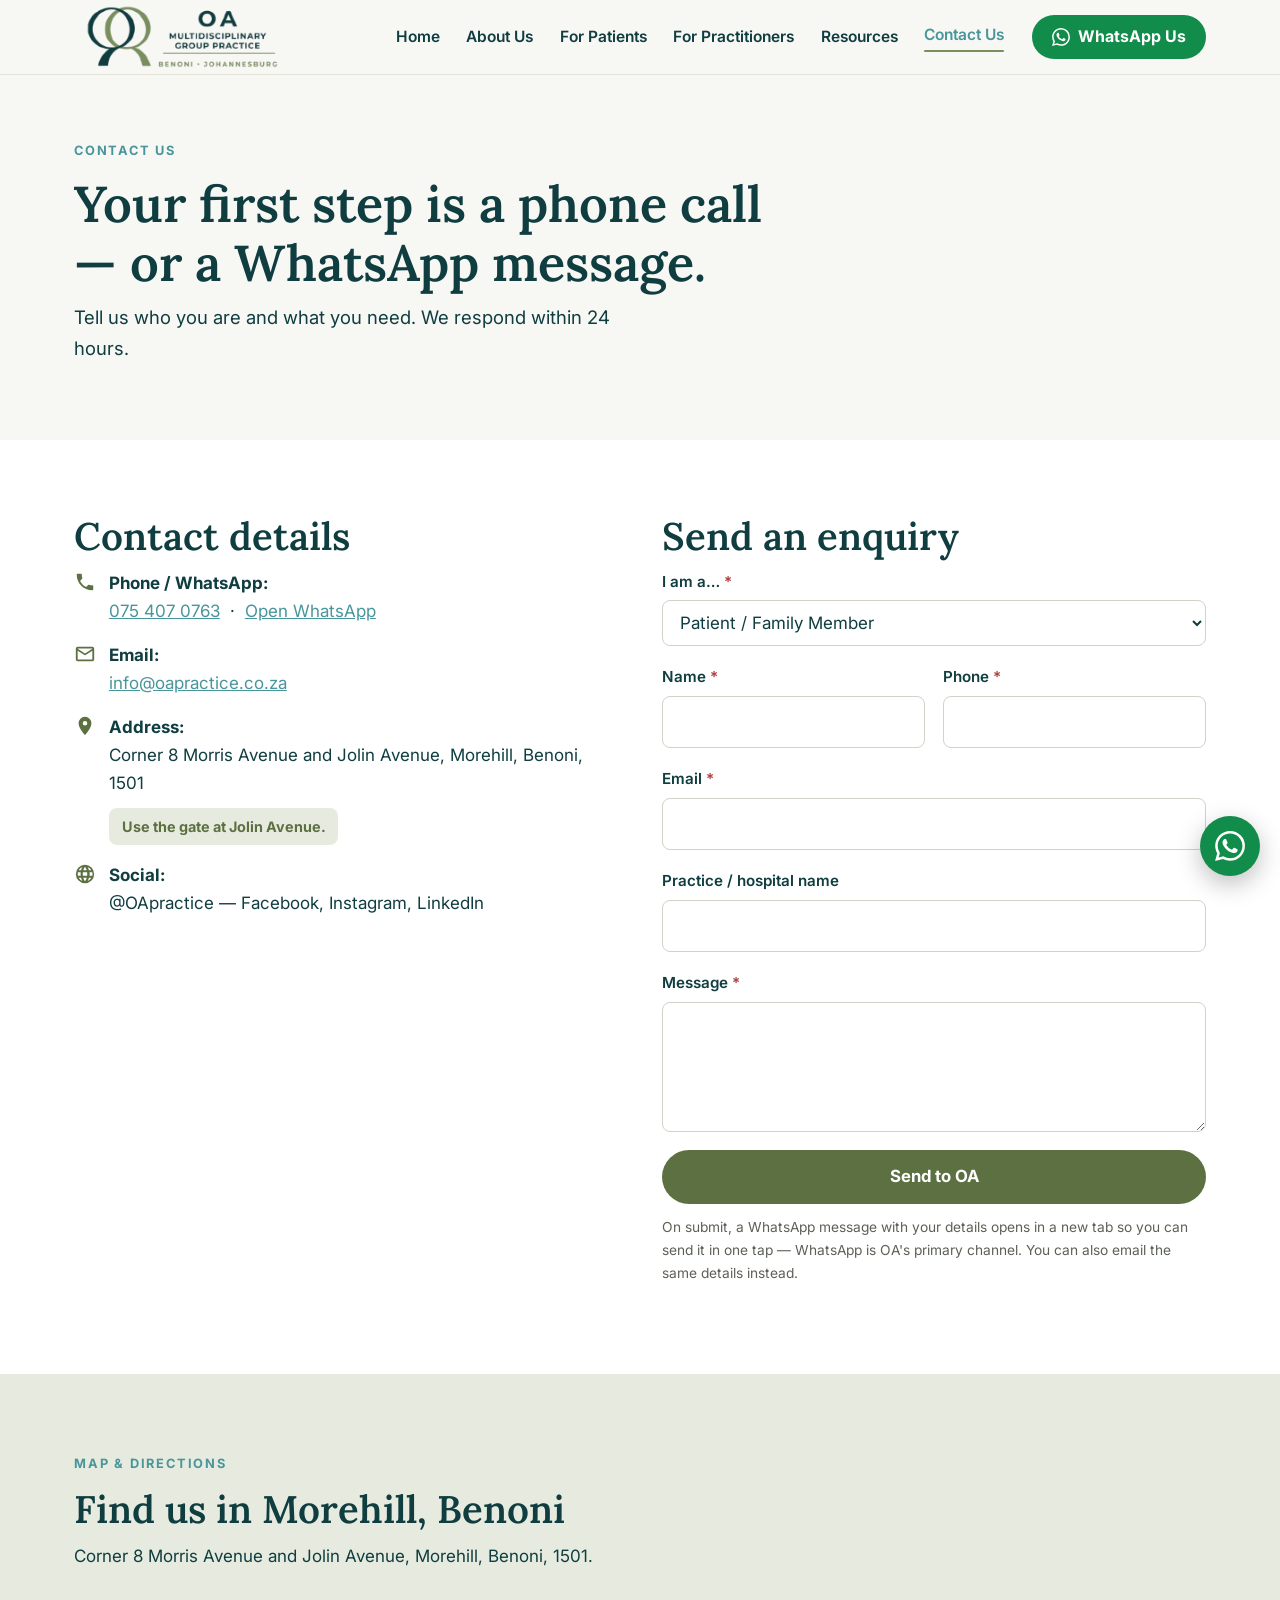
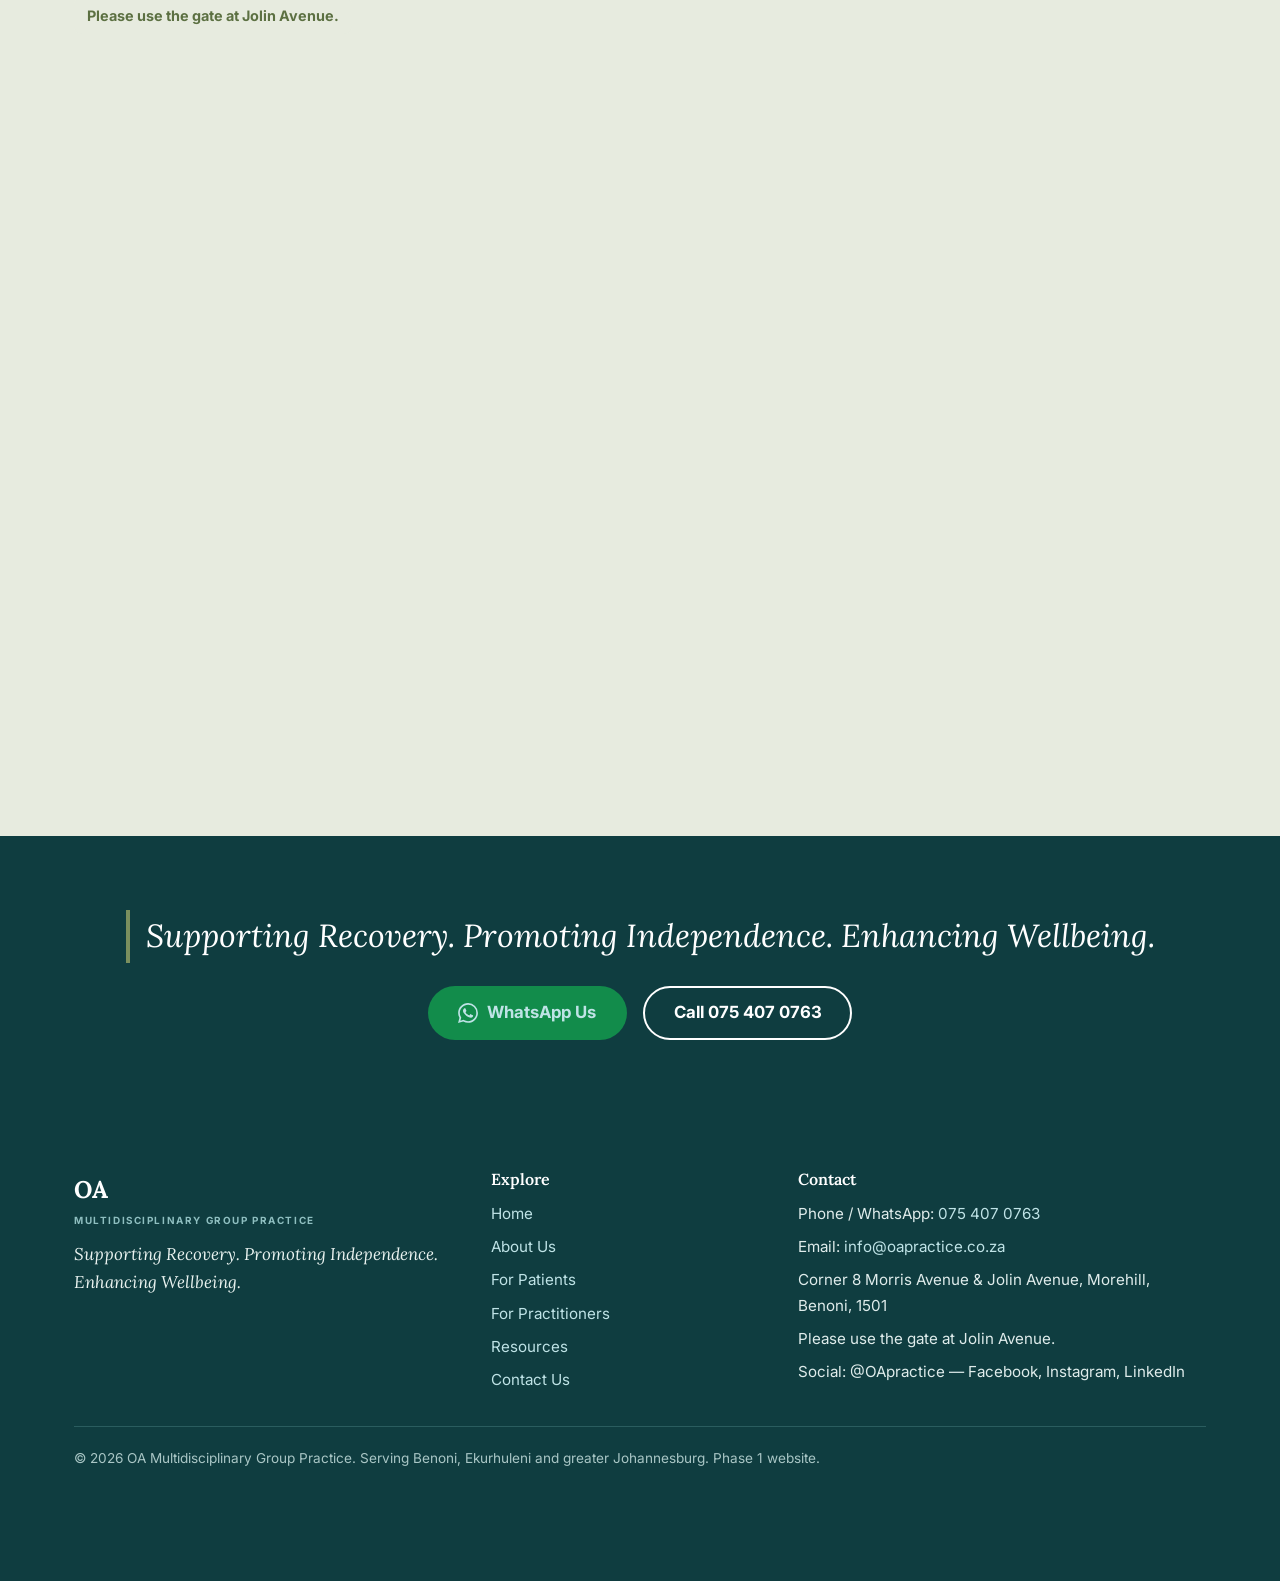
<file: contact.html>
<!DOCTYPE html>
<html lang="en">
<head>
<meta charset="UTF-8">
<meta name="viewport" content="width=device-width, initial-scale=1">
<title>Contact OA Multidisciplinary Group Practice | Benoni, Ekurhuleni</title>
<meta name="description" content="Call or WhatsApp 075 407 0763, or send an enquiry. OA Multidisciplinary Group Practice, Corner 8 Morris Avenue and Jolin Avenue, Morehill, Benoni, 1501. Use the gate at Jolin Avenue. We respond within 24 hours.">
<meta name="theme-color" content="#0F3D40">
<meta property="og:title" content="Contact OA Multidisciplinary Group Practice">
<meta property="og:description" content="Your first step is a phone call — or a WhatsApp message. We respond within 24 hours.">
<meta property="og:type" content="website">
<link rel="preconnect" href="https://fonts.googleapis.com">
<link rel="preconnect" href="https://fonts.gstatic.com" crossorigin>
<link href="https://fonts.googleapis.com/css2?family=Inter:wght@400;500;600;700&family=Lora:ital,wght@0,500;0,600;0,700;1,500;1,600&display=swap" rel="stylesheet">
<link rel="stylesheet" href="assets/css/styles.css">
<script type="application/ld+json">
{
  "@context": "https://schema.org",
  "@type": "MedicalBusiness",
  "name": "OA Multidisciplinary Group Practice",
  "telephone": "+27754070763",
  "email": "info@oapractice.co.za",
  "address": {
    "@type": "PostalAddress",
    "streetAddress": "Corner 8 Morris Avenue and Jolin Avenue, Morehill",
    "addressLocality": "Benoni",
    "addressRegion": "Gauteng",
    "postalCode": "1501",
    "addressCountry": "ZA"
  },
  "areaServed": ["Benoni", "Ekurhuleni", "Johannesburg", "Gauteng"]
}
</script>
</head>
<body data-wa-msg="Hi, I'd like to get in touch with OA.">

<a class="skip" href="#main">Skip to content</a>

<header class="site-header">
  <div class="container header-inner">
    <a class="brand" href="index.html" aria-label="OA Multidisciplinary Group Practice — home">
      <img class="brand-logo" src="assets/img/logo.png" width="480" height="480"
           alt="OA Multidisciplinary Group Practice">
    </a>
    <nav id="primary-nav" class="nav" aria-label="Primary">
      <a class="navlink" href="index.html">Home</a>
      <a class="navlink" href="about.html">About Us</a>
      <a class="navlink" href="services-patients.html">For Patients</a>
      <a class="navlink" href="services-practitioners.html">For Practitioners</a>
      <a class="navlink" href="resources.html">Resources</a>
      <a class="navlink active" href="contact.html">Contact Us</a>
    </nav>
    <a class="btn btn-wa header-wa js-wa" href="https://wa.me/27754070763" target="_blank" rel="noopener">
      <svg class="i-wa" viewBox="0 0 24 24" aria-hidden="true"><path fill="currentColor" d="M17.472 14.382c-.297-.149-1.758-.867-2.03-.967-.273-.099-.471-.148-.67.15-.197.297-.767.966-.94 1.164-.173.199-.347.223-.644.075-.297-.15-1.255-.463-2.39-1.475-.883-.788-1.48-1.761-1.653-2.059-.173-.297-.018-.458.13-.606.134-.133.298-.347.446-.52.149-.174.198-.298.298-.497.099-.198.05-.371-.025-.52-.075-.149-.669-1.612-.916-2.207-.242-.579-.487-.5-.669-.51l-.57-.01c-.198 0-.52.074-.792.372-.272.297-1.04 1.016-1.04 2.479 0 1.462 1.065 2.875 1.213 3.074.149.198 2.096 3.2 5.077 4.487.71.306 1.263.489 1.694.625.712.227 1.36.195 1.872.118.571-.085 1.758-.719 2.006-1.413.247-.694.247-1.289.173-1.413-.074-.124-.272-.198-.57-.347m-5.421 7.403h-.004a9.87 9.87 0 0 1-5.031-1.378l-.361-.214-3.741.982.998-3.648-.235-.374a9.86 9.86 0 0 1-1.51-5.26c.001-5.45 4.436-9.884 9.888-9.884 2.64 0 5.122 1.03 6.988 2.898a9.825 9.825 0 0 1 2.893 6.994c-.003 5.45-4.437 9.884-9.885 9.884m8.413-18.297A11.815 11.815 0 0 0 12.05 0C5.495 0 .16 5.335.157 11.892c0 2.096.547 4.142 1.588 5.945L.057 24l6.305-1.654a11.882 11.882 0 0 0 5.683 1.448h.005c6.554 0 11.89-5.335 11.893-11.893a11.821 11.821 0 0 0-3.48-8.413Z"/></svg>
      <span class="wa-label">WhatsApp Us</span>
    </a>
    <button class="nav-toggle" type="button" aria-label="Open menu" aria-expanded="false" aria-controls="primary-nav">
      <span></span><span></span><span></span>
    </button>
  </div>
</header>

<main id="main">

  <section class="hero bg-offwhite">
    <div class="container">
      <div class="reveal maxw-prose">
        <span class="eyebrow">Contact Us</span>
        <h1>Your first step is a phone call — or a WhatsApp message.</h1>
        <p class="subhead">Tell us who you are and what you need. We respond within 24 hours.</p>
      </div>
    </div>
  </section>

  <section class="bg-white">
    <div class="container contact-cols">

      <div class="reveal">
        <h2 class="section-title">Contact details</h2>
        <ul class="contact-list">
          <li>
            <svg viewBox="0 0 24 24" aria-hidden="true"><path fill="currentColor" d="M6.62 10.79c1.44 2.83 3.76 5.14 6.59 6.59l2.2-2.2c.27-.27.67-.36 1.02-.24 1.12.37 2.33.57 3.57.57.55 0 1 .45 1 1V20c0 .55-.45 1-1 1-9.39 0-17-7.61-17-17 0-.55.45-1 1-1h3.5c.55 0 1 .45 1 1 0 1.25.2 2.45.57 3.57.11.35.03.74-.25 1.02l-2.2 2.2z"/></svg>
            <span><strong>Phone / WhatsApp:</strong><br><a href="tel:+27754070763">075 407 0763</a> &nbsp;·&nbsp; <a class="js-wa" href="https://wa.me/27754070763" target="_blank" rel="noopener">Open WhatsApp</a></span>
          </li>
          <li>
            <svg viewBox="0 0 24 24" aria-hidden="true"><path fill="currentColor" d="M4 4h16a2 2 0 0 1 2 2v12a2 2 0 0 1-2 2H4a2 2 0 0 1-2-2V6a2 2 0 0 1 2-2zm0 2v.4l8 5 8-5V6H4zm16 2.5-7.4 4.6a1 1 0 0 1-1.2 0L4 8.5V18h16V8.5z"/></svg>
            <span><strong>Email:</strong><br><a href="mailto:info@oapractice.co.za">info@oapractice.co.za</a></span>
          </li>
          <li>
            <svg viewBox="0 0 24 24" aria-hidden="true"><path fill="currentColor" d="M12 2a7 7 0 0 0-7 7c0 5.25 7 13 7 13s7-7.75 7-13a7 7 0 0 0-7-7zm0 9.5A2.5 2.5 0 1 1 12 6.5a2.5 2.5 0 0 1 0 5z"/></svg>
            <span><strong>Address:</strong><br>Corner 8 Morris Avenue and Jolin Avenue, Morehill, Benoni, 1501<br><span class="map-note">Use the gate at Jolin Avenue.</span></span>
          </li>
          <li>
            <svg viewBox="0 0 24 24" aria-hidden="true"><path fill="currentColor" d="M12 2a10 10 0 1 0 0 20 10 10 0 0 0 0-20zm6.9 6h-2.6a15.7 15.7 0 0 0-1.4-3.6A8 8 0 0 1 18.9 8zM12 4c.8 1.2 1.5 2.6 1.9 4h-3.8c.4-1.4 1.1-2.8 1.9-4zM4.3 14a8 8 0 0 1 0-4h3a17.6 17.6 0 0 0 0 4zm.8 2h2.6a15.7 15.7 0 0 0 1.4 3.6A8 8 0 0 1 5.1 16zM7.7 8H5.1a8 8 0 0 1 4-3.6A15.7 15.7 0 0 0 7.7 8zM12 20c-.8-1.2-1.5-2.6-1.9-4h3.8c-.4 1.4-1.1 2.8-1.9 4zm2.3-6H9.7a15.9 15.9 0 0 1 0-4h4.6a15.9 15.9 0 0 1 0 4zm.6 5.6a15.7 15.7 0 0 0 1.4-3.6h2.6a8 8 0 0 1-4 3.6zM17 14a17.6 17.6 0 0 0 0-4h3a8 8 0 0 1 0 4z"/></svg>
            <span><strong>Social:</strong><br>@OApractice — Facebook, Instagram, LinkedIn</span>
          </li>
        </ul>
      </div>

      <div class="reveal">
        <h2 class="section-title">Send an enquiry</h2>
        <form id="contact-form" novalidate>
          <div class="form-grid">
            <div class="form-row full">
              <label for="audience">I am a… <span class="req" aria-hidden="true">*</span></label>
              <select id="audience" name="audience" required>
                <option value="Patient / Family Member">Patient / Family Member</option>
                <option value="Referring Doctor or Hospital">Referring Doctor or Hospital</option>
                <option value="Allied Health Professional">Allied Health Professional</option>
                <option value="Other">Other</option>
              </select>
            </div>
            <div class="form-row">
              <label for="name">Name <span class="req" aria-hidden="true">*</span></label>
              <input type="text" id="name" name="name" autocomplete="name" required>
            </div>
            <div class="form-row">
              <label for="phone">Phone <span class="req" aria-hidden="true">*</span></label>
              <input type="tel" id="phone" name="phone" autocomplete="tel" required>
            </div>
            <div class="form-row full">
              <label for="email">Email <span class="req" aria-hidden="true">*</span></label>
              <input type="email" id="email" name="email" autocomplete="email" required>
            </div>
            <div class="form-row full" id="practice-row" hidden>
              <label for="practice">Practice / hospital name</label>
              <input type="text" id="practice" name="practice" autocomplete="organization">
            </div>
            <div class="form-row full">
              <label for="message">Message <span class="req" aria-hidden="true">*</span></label>
              <textarea id="message" name="message" required></textarea>
            </div>
            <div class="form-row full">
              <button type="submit" class="btn btn-primary btn-lg btn-block">Send to OA</button>
            </div>
          </div>
          <p class="form-note">On submit, a WhatsApp message with your details opens in a new tab so you can send it in one tap — WhatsApp is OA's primary channel. You can also email the same details instead.</p>
        </form>

        <div class="form-confirm" id="form-confirm" hidden>
          <h3>Thanks, <span id="confirm-name">there</span>.</h3>
          <p>Your enquiry has been prepared — a WhatsApp message to OA should have opened in a new tab; just press send. We respond within 24 hours.</p>
          <p><strong>Prefer to chat now? WhatsApp us instead.</strong></p>
          <div class="band-actions">
            <a class="btn btn-wa" id="confirm-wa" href="https://wa.me/27754070763" target="_blank" rel="noopener">Open WhatsApp again</a>
            <a class="btn btn-outline" id="confirm-mail" href="mailto:info@oapractice.co.za">Email us instead</a>
          </div>
        </div>
      </div>

    </div>
  </section>

  <section class="bg-olive-tint">
    <div class="container">
      <div class="reveal">
        <span class="eyebrow">Map &amp; directions</span>
        <h2 class="section-title">Find us in Morehill, Benoni</h2>
        <p>Corner 8 Morris Avenue and Jolin Avenue, Morehill, Benoni, 1501.</p>
        <span class="map-note">Please use the gate at Jolin Avenue.</span>
        <iframe class="map-embed" loading="lazy" title="Map to OA Multidisciplinary Group Practice, Morehill, Benoni"
          src="https://www.google.com/maps?q=8%20Morris%20Avenue%2C%20Morehill%2C%20Benoni%2C%201501&output=embed"></iframe>
      </div>
    </div>
  </section>

  <section class="cta-band bg-teal-dark">
    <div class="container">
      <p class="tagline reveal">Supporting Recovery. Promoting Independence. Enhancing Wellbeing.</p>
      <div class="band-actions reveal">
        <a class="btn btn-wa btn-lg js-wa" href="https://wa.me/27754070763" target="_blank" rel="noopener">
          <svg viewBox="0 0 24 24" aria-hidden="true"><path fill="currentColor" d="M17.472 14.382c-.297-.149-1.758-.867-2.03-.967-.273-.099-.471-.148-.67.15-.197.297-.767.966-.94 1.164-.173.199-.347.223-.644.075-.297-.15-1.255-.463-2.39-1.475-.883-.788-1.48-1.761-1.653-2.059-.173-.297-.018-.458.13-.606.134-.133.298-.347.446-.52.149-.174.198-.298.298-.497.099-.198.05-.371-.025-.52-.075-.149-.669-1.612-.916-2.207-.242-.579-.487-.5-.669-.51l-.57-.01c-.198 0-.52.074-.792.372-.272.297-1.04 1.016-1.04 2.479 0 1.462 1.065 2.875 1.213 3.074.149.198 2.096 3.2 5.077 4.487.71.306 1.263.489 1.694.625.712.227 1.36.195 1.872.118.571-.085 1.758-.719 2.006-1.413.247-.694.247-1.289.173-1.413-.074-.124-.272-.198-.57-.347m-5.421 7.403h-.004a9.87 9.87 0 0 1-5.031-1.378l-.361-.214-3.741.982.998-3.648-.235-.374a9.86 9.86 0 0 1-1.51-5.26c.001-5.45 4.436-9.884 9.888-9.884 2.64 0 5.122 1.03 6.988 2.898a9.825 9.825 0 0 1 2.893 6.994c-.003 5.45-4.437 9.884-9.885 9.884m8.413-18.297A11.815 11.815 0 0 0 12.05 0C5.495 0 .16 5.335.157 11.892c0 2.096.547 4.142 1.588 5.945L.057 24l6.305-1.654a11.882 11.882 0 0 0 5.683 1.448h.005c6.554 0 11.89-5.335 11.893-11.893a11.821 11.821 0 0 0-3.48-8.413Z"/></svg>
          WhatsApp Us
        </a>
        <a class="btn btn-outline btn-lg" href="tel:+27754070763">Call 075 407 0763</a>
      </div>
    </div>
  </section>

</main>

<footer class="site-footer">
  <div class="container">
    <div class="footer-grid">
      <div class="footer-brand">
        <span class="brand-mark">OA</span>
        <span class="brand-sub">Multidisciplinary Group Practice</span>
        <p class="footer-tagline">Supporting Recovery. Promoting Independence. Enhancing Wellbeing.</p>
      </div>
      <nav aria-label="Footer">
        <h3 class="foot-h">Explore</h3>
        <ul class="foot-links">
          <li><a href="index.html">Home</a></li>
          <li><a href="about.html">About Us</a></li>
          <li><a href="services-patients.html">For Patients</a></li>
          <li><a href="services-practitioners.html">For Practitioners</a></li>
          <li><a href="resources.html">Resources</a></li>
          <li><a href="contact.html">Contact Us</a></li>
        </ul>
      </nav>
      <div>
        <h3 class="foot-h">Contact</h3>
        <ul class="foot-links">
          <li>Phone / WhatsApp: <a href="tel:+27754070763">075 407 0763</a></li>
          <li>Email: <a href="mailto:info@oapractice.co.za">info@oapractice.co.za</a></li>
          <li>Corner 8 Morris Avenue &amp; Jolin Avenue, Morehill, Benoni, 1501</li>
          <li>Please use the gate at Jolin Avenue.</li>
          <li>Social: @OApractice — Facebook, Instagram, LinkedIn</li>
        </ul>
      </div>
    </div>
    <div class="footer-bottom">
      <p>&copy; 2026 OA Multidisciplinary Group Practice. Serving Benoni, Ekurhuleni and greater Johannesburg. Phase 1 website.</p>
    </div>
  </div>
</footer>

<a class="wa-fab js-wa" href="https://wa.me/27754070763" target="_blank" rel="noopener" aria-label="Chat to OA on WhatsApp">
  <svg viewBox="0 0 24 24" aria-hidden="true"><path fill="currentColor" d="M17.472 14.382c-.297-.149-1.758-.867-2.03-.967-.273-.099-.471-.148-.67.15-.197.297-.767.966-.94 1.164-.173.199-.347.223-.644.075-.297-.15-1.255-.463-2.39-1.475-.883-.788-1.48-1.761-1.653-2.059-.173-.297-.018-.458.13-.606.134-.133.298-.347.446-.52.149-.174.198-.298.298-.497.099-.198.05-.371-.025-.52-.075-.149-.669-1.612-.916-2.207-.242-.579-.487-.5-.669-.51l-.57-.01c-.198 0-.52.074-.792.372-.272.297-1.04 1.016-1.04 2.479 0 1.462 1.065 2.875 1.213 3.074.149.198 2.096 3.2 5.077 4.487.71.306 1.263.489 1.694.625.712.227 1.36.195 1.872.118.571-.085 1.758-.719 2.006-1.413.247-.694.247-1.289.173-1.413-.074-.124-.272-.198-.57-.347m-5.421 7.403h-.004a9.87 9.87 0 0 1-5.031-1.378l-.361-.214-3.741.982.998-3.648-.235-.374a9.86 9.86 0 0 1-1.51-5.26c.001-5.45 4.436-9.884 9.888-9.884 2.64 0 5.122 1.03 6.988 2.898a9.825 9.825 0 0 1 2.893 6.994c-.003 5.45-4.437 9.884-9.885 9.884m8.413-18.297A11.815 11.815 0 0 0 12.05 0C5.495 0 .16 5.335.157 11.892c0 2.096.547 4.142 1.588 5.945L.057 24l6.305-1.654a11.882 11.882 0 0 0 5.683 1.448h.005c6.554 0 11.89-5.335 11.893-11.893a11.821 11.821 0 0 0-3.48-8.413Z"/></svg>
</a>

<div class="mobile-bar">
  <a class="m-wa js-wa" href="https://wa.me/27754070763" target="_blank" rel="noopener">
    <svg viewBox="0 0 24 24" aria-hidden="true"><path fill="currentColor" d="M17.472 14.382c-.297-.149-1.758-.867-2.03-.967-.273-.099-.471-.148-.67.15-.197.297-.767.966-.94 1.164-.173.199-.347.223-.644.075-.297-.15-1.255-.463-2.39-1.475-.883-.788-1.48-1.761-1.653-2.059-.173-.297-.018-.458.13-.606.134-.133.298-.347.446-.52.149-.174.198-.298.298-.497.099-.198.05-.371-.025-.52-.075-.149-.669-1.612-.916-2.207-.242-.579-.487-.5-.669-.51l-.57-.01c-.198 0-.52.074-.792.372-.272.297-1.04 1.016-1.04 2.479 0 1.462 1.065 2.875 1.213 3.074.149.198 2.096 3.2 5.077 4.487.71.306 1.263.489 1.694.625.712.227 1.36.195 1.872.118.571-.085 1.758-.719 2.006-1.413.247-.694.247-1.289.173-1.413-.074-.124-.272-.198-.57-.347m-5.421 7.403h-.004a9.87 9.87 0 0 1-5.031-1.378l-.361-.214-3.741.982.998-3.648-.235-.374a9.86 9.86 0 0 1-1.51-5.26c.001-5.45 4.436-9.884 9.888-9.884 2.64 0 5.122 1.03 6.988 2.898a9.825 9.825 0 0 1 2.893 6.994c-.003 5.45-4.437 9.884-9.885 9.884m8.413-18.297A11.815 11.815 0 0 0 12.05 0C5.495 0 .16 5.335.157 11.892c0 2.096.547 4.142 1.588 5.945L.057 24l6.305-1.654a11.882 11.882 0 0 0 5.683 1.448h.005c6.554 0 11.89-5.335 11.893-11.893a11.821 11.821 0 0 0-3.48-8.413Z"/></svg>
    WhatsApp
  </a>
  <a class="m-call" href="tel:+27754070763">
    <svg viewBox="0 0 24 24" aria-hidden="true"><path fill="currentColor" d="M6.62 10.79c1.44 2.83 3.76 5.14 6.59 6.59l2.2-2.2c.27-.27.67-.36 1.02-.24 1.12.37 2.33.57 3.57.57.55 0 1 .45 1 1V20c0 .55-.45 1-1 1-9.39 0-17-7.61-17-17 0-.55.45-1 1-1h3.5c.55 0 1 .45 1 1 0 1.25.2 2.45.57 3.57.11.35.03.74-.25 1.02l-2.2 2.2z"/></svg>
    Call
  </a>
</div>

<script src="assets/js/main.js"></script>
</body>
</html>
</file>
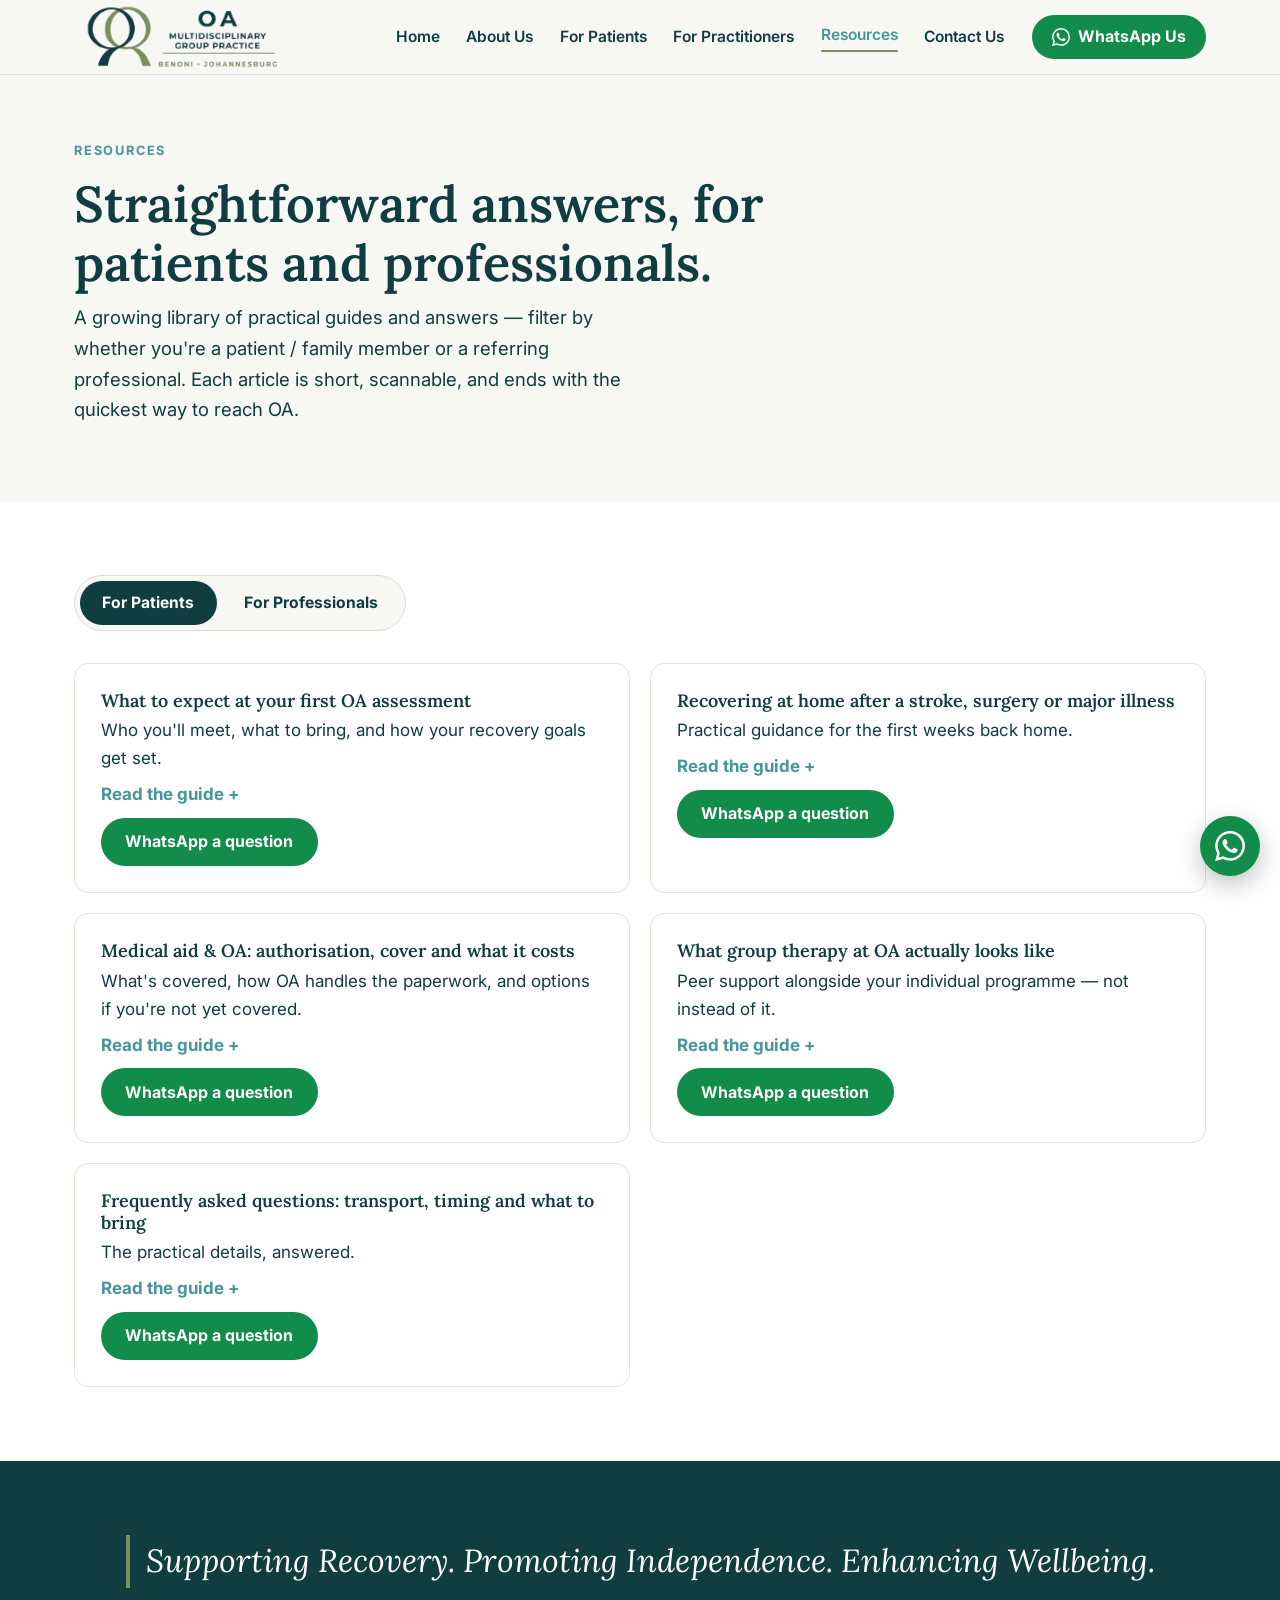
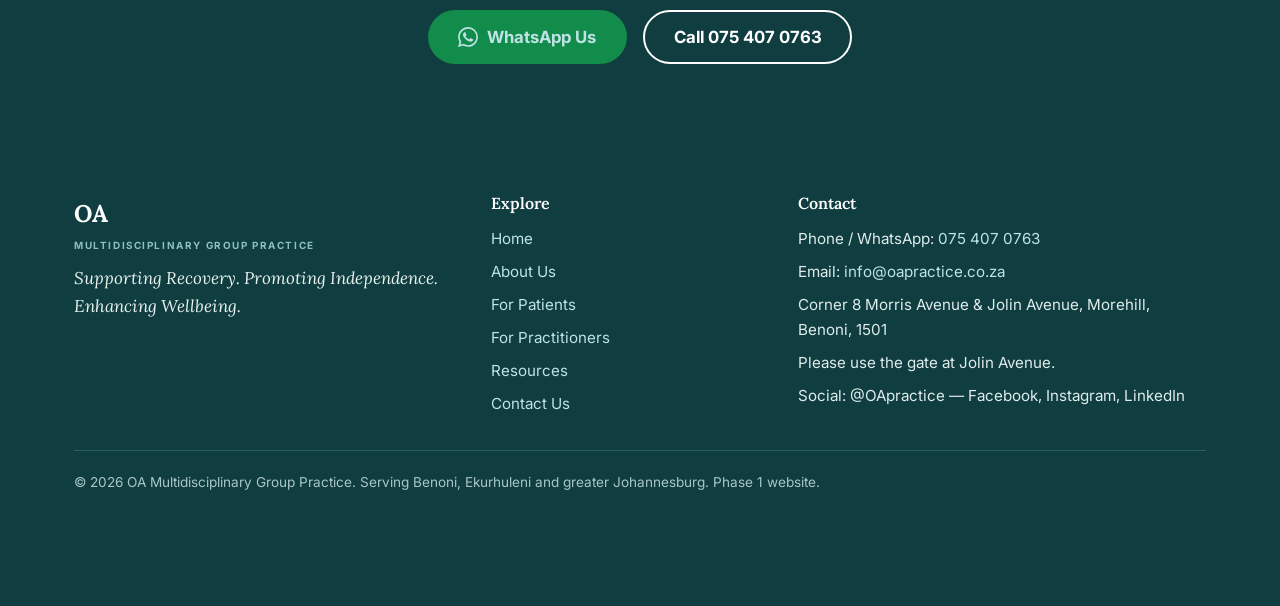
<file: resources.html>
<!DOCTYPE html>
<html lang="en">
<head>
<meta charset="UTF-8">
<meta name="viewport" content="width=device-width, initial-scale=1">
<title>OA Resources — Recovery Guides for Patients &amp; Referral Info for Professionals</title>
<meta name="description" content="Straightforward answers on outpatient recovery, medical aid authorisation, group therapy and the OA referral pathway — for patients and families, and for referring professionals across Johannesburg, Benoni and Ekurhuleni.">
<meta name="theme-color" content="#0F3D40">
<meta property="og:title" content="OA Resources — straightforward answers for patients and professionals">
<meta property="og:description" content="A growing library of practical guides — filter by whether you're a patient/family member or a referring professional.">
<meta property="og:type" content="website">
<link rel="preconnect" href="https://fonts.googleapis.com">
<link rel="preconnect" href="https://fonts.gstatic.com" crossorigin>
<link href="https://fonts.googleapis.com/css2?family=Inter:wght@400;500;600;700&family=Lora:ital,wght@0,500;0,600;0,700;1,500;1,600&display=swap" rel="stylesheet">
<link rel="stylesheet" href="assets/css/styles.css">
</head>
<body data-wa-msg="Hi, I had a question after reading one of your resource articles.">

<a class="skip" href="#main">Skip to content</a>

<header class="site-header">
  <div class="container header-inner">
    <a class="brand" href="index.html" aria-label="OA Multidisciplinary Group Practice — home">
      <img class="brand-logo" src="assets/img/logo.png" width="480" height="480"
           alt="OA Multidisciplinary Group Practice">
    </a>
    <nav id="primary-nav" class="nav" aria-label="Primary">
      <a class="navlink" href="index.html">Home</a>
      <a class="navlink" href="about.html">About Us</a>
      <a class="navlink" href="services-patients.html">For Patients</a>
      <a class="navlink" href="services-practitioners.html">For Practitioners</a>
      <a class="navlink active" href="resources.html">Resources</a>
      <a class="navlink" href="contact.html">Contact Us</a>
    </nav>
    <a class="btn btn-wa header-wa js-wa" href="https://wa.me/27754070763" target="_blank" rel="noopener">
      <svg class="i-wa" viewBox="0 0 24 24" aria-hidden="true"><path fill="currentColor" d="M17.472 14.382c-.297-.149-1.758-.867-2.03-.967-.273-.099-.471-.148-.67.15-.197.297-.767.966-.94 1.164-.173.199-.347.223-.644.075-.297-.15-1.255-.463-2.39-1.475-.883-.788-1.48-1.761-1.653-2.059-.173-.297-.018-.458.13-.606.134-.133.298-.347.446-.52.149-.174.198-.298.298-.497.099-.198.05-.371-.025-.52-.075-.149-.669-1.612-.916-2.207-.242-.579-.487-.5-.669-.51l-.57-.01c-.198 0-.52.074-.792.372-.272.297-1.04 1.016-1.04 2.479 0 1.462 1.065 2.875 1.213 3.074.149.198 2.096 3.2 5.077 4.487.71.306 1.263.489 1.694.625.712.227 1.36.195 1.872.118.571-.085 1.758-.719 2.006-1.413.247-.694.247-1.289.173-1.413-.074-.124-.272-.198-.57-.347m-5.421 7.403h-.004a9.87 9.87 0 0 1-5.031-1.378l-.361-.214-3.741.982.998-3.648-.235-.374a9.86 9.86 0 0 1-1.51-5.26c.001-5.45 4.436-9.884 9.888-9.884 2.64 0 5.122 1.03 6.988 2.898a9.825 9.825 0 0 1 2.893 6.994c-.003 5.45-4.437 9.884-9.885 9.884m8.413-18.297A11.815 11.815 0 0 0 12.05 0C5.495 0 .16 5.335.157 11.892c0 2.096.547 4.142 1.588 5.945L.057 24l6.305-1.654a11.882 11.882 0 0 0 5.683 1.448h.005c6.554 0 11.89-5.335 11.893-11.893a11.821 11.821 0 0 0-3.48-8.413Z"/></svg>
      <span class="wa-label">WhatsApp Us</span>
    </a>
    <button class="nav-toggle" type="button" aria-label="Open menu" aria-expanded="false" aria-controls="primary-nav">
      <span></span><span></span><span></span>
    </button>
  </div>
</header>

<main id="main">

  <section class="hero bg-offwhite">
    <div class="container">
      <div class="reveal maxw-prose">
        <span class="eyebrow">Resources</span>
        <h1>Straightforward answers, for patients and professionals.</h1>
        <p class="subhead">A growing library of practical guides and answers — filter by whether you're a patient / family member or a referring professional. Each article is short, scannable, and ends with the quickest way to reach OA.</p>
      </div>
    </div>
  </section>

  <section class="bg-white">
    <div class="container">
      <div class="tabs reveal" role="tablist" aria-label="Choose your audience">
        <button class="tab" id="tab-patients" role="tab" aria-selected="true" aria-controls="panel-patients">For Patients</button>
        <button class="tab" id="tab-professionals" role="tab" aria-selected="false" aria-controls="panel-professionals">For Professionals</button>
      </div>

      <!-- PATIENTS PANEL -->
      <div class="res-panel" id="panel-patients" role="tabpanel" aria-labelledby="tab-patients" tabindex="0">
        <span class="anchor" id="patients"></span>
        <div class="res-grid">
          <article class="res-card reveal">
            <h3>What to expect at your first OA assessment</h3>
            <p>Who you'll meet, what to bring, and how your recovery goals get set.</p>
            <details>
              <summary>Read the guide</summary>
              <p>Your first visit is about understanding your whole recovery, not just one problem. You'll meet the disciplines relevant to your condition — often physiotherapy and occupational therapy first, with psychology, speech therapy or dietetics added where they're needed. Together you'll agree clear, personal goals: walking further, returning to work, managing a chronic condition, or simply feeling steadier day to day. Bring your hospital discharge letter, a list of your medication, and the name of your medical aid. The assessment usually takes about an hour, and transport to and from it can be arranged.</p>
            </details>
            <a class="btn btn-wa js-wa" href="https://wa.me/27754070763" target="_blank" rel="noopener">WhatsApp a question</a>
          </article>

          <article class="res-card reveal">
            <h3>Recovering at home after a stroke, surgery or major illness</h3>
            <p>Practical guidance for the first weeks back home.</p>
            <details>
              <summary>Read the guide</summary>
              <p>The first weeks at home are where recovery is won or lost. Keep moving within safe limits, follow your exercise plan daily even when progress feels slow, and make small changes to your home — clear walkways, a shower chair, frequently used items within reach. Eat regular, protein-rich meals to help tissue heal, and watch for low mood or anxiety, which are common and treatable. OA's programme coordinates all of this, so you're not managing physiotherapy, psychology and nutrition as separate battles.</p>
            </details>
            <a class="btn btn-wa js-wa" href="https://wa.me/27754070763" target="_blank" rel="noopener">WhatsApp a question</a>
          </article>

          <article class="res-card reveal">
            <h3>Medical aid &amp; OA: authorisation, cover and what it costs</h3>
            <p>What's covered, how OA handles the paperwork, and options if you're not yet covered.</p>
            <details>
              <summary>Read the guide</summary>
              <p>OA is accepted by most major medical aids, and our team handles the authorisation process for you — we submit the request, motivate for the sessions your programme needs, and follow up. Many plans also cover patient transport under a transport or ambulance benefit. If you're not yet on a medical aid, or your cover is limited, we accept card payments and can help you apply for a suitable plan. You'll always know what is covered before your programme begins, so cost is one less thing to worry about.</p>
            </details>
            <a class="btn btn-wa js-wa" href="https://wa.me/27754070763" target="_blank" rel="noopener">WhatsApp a question</a>
          </article>

          <article class="res-card reveal">
            <h3>What group therapy at OA actually looks like</h3>
            <p>Peer support alongside your individual programme — not instead of it.</p>
            <details>
              <summary>Read the guide</summary>
              <p>Group sessions bring together patients recovering from similar conditions — stroke, cancer, cardiac events, or mental health challenges. A therapist guides each session, but much of the value comes from the group itself: shared progress, honest conversation, and the reassurance of people who understand. Sessions run alongside your individual programme, never instead of it. Light meals and refreshments are provided, and there's a comfortable space to rest between sessions. Transport is included, the same as for individual appointments.</p>
            </details>
            <a class="btn btn-wa js-wa" href="https://wa.me/27754070763" target="_blank" rel="noopener">WhatsApp a question</a>
          </article>

          <article class="res-card reveal">
            <h3>Frequently asked questions: transport, timing and what to bring</h3>
            <p>The practical details, answered.</p>
            <details>
              <summary>Read the guide</summary>
              <p>Transport is included and arranged for you — we collect you from home and bring you back after every session. Most programmes run two to three sessions a week, scheduled around your energy levels and other appointments. Bring your discharge letter, medication list, medical aid details, comfortable clothing and any walking aid you use. Family members are welcome at assessments and can be included in planning. If you need to cancel, let us know as early as you can so we can adjust your transport.</p>
            </details>
            <a class="btn btn-wa js-wa" href="https://wa.me/27754070763" target="_blank" rel="noopener">WhatsApp a question</a>
          </article>
        </div>
      </div>

      <!-- PROFESSIONALS PANEL -->
      <div class="res-panel" id="panel-professionals" role="tabpanel" aria-labelledby="tab-professionals" tabindex="0" hidden>
        <span class="anchor" id="professionals"></span>
        <div class="res-grid">
          <article class="res-card reveal">
            <h3>The OA referral pathway, explained</h3>
            <p>Acute &rarr; rehab &rarr; outpatient — where OA fits, and how to start a referral.</p>
            <details>
              <summary>Read the guide</summary>
              <p>OA sits at the outpatient end of the Acute &rarr; Rehab &rarr; Outpatient continuum. A referral doesn't restart care — your discharge notes and goals feed directly into the OA case plan, and the multidisciplinary team builds on your clinical work. To refer, call or WhatsApp with the patient's details and what they need; OA responds within 24 hours, handles medical aid authorisation, and arranges transport. From day one you have visibility of the programme through progress reports and case discussions.</p>
            </details>
            <a class="btn btn-wa js-wa" href="https://wa.me/27754070763" target="_blank" rel="noopener">WhatsApp about a referral</a>
          </article>

          <article class="res-card reveal">
            <h3>What you receive when you refer to OA</h3>
            <p>The four-part feedback loop that keeps you in the picture.</p>
            <details>
              <summary>Read the guide</summary>
              <p>Every referral opens a feedback loop with four parts: regular progress and outcome reports measured against the goals set at discharge; an open invitation to join MDT case discussions on your shared patients; a direct line to the treating therapist, with no call centre in between; and a full discharge summary at the end of the programme. The intention is simple — you should never lose sight of a patient because you referred them onward.</p>
            </details>
            <a class="btn btn-wa js-wa" href="https://wa.me/27754070763" target="_blank" rel="noopener">WhatsApp about a referral</a>
          </article>

          <article class="res-card reveal">
            <h3>Downloadable referral partner one-pager</h3>
            <p>A single-page summary of the OA referral partnership.</p>
            <details>
              <summary>Read more</summary>
              <p>A single-page summary of the OA referral partnership — the continuum model, the four things you receive when you refer, the disciplines covered, and how to start a referral — drawn from the approved referral partner presentation. The one-pager is being finalised. WhatsApp us on 075 407 0763 and we'll send the current version straight to you, along with anything else your team needs to add OA to a formal referral pathway.</p>
            </details>
            <a class="btn btn-wa js-wa" href="https://wa.me/27754070763" target="_blank" rel="noopener">Request the one-pager</a>
          </article>

          <article class="res-card reveal">
            <h3>Cancer &amp; mental health: why psychology referrals matter post-diagnosis</h3>
            <p>The most frequently skipped referral, and why it shouldn't be.</p>
            <details>
              <summary>Read the guide</summary>
              <p>Psychological support is one of the most frequently skipped referrals after a cancer diagnosis, yet distress, anxiety and depression significantly affect treatment adherence and recovery. OA's clinical psychologists work as part of the same team managing a patient's physiotherapy, occupational therapy and dietetics, so mental health care isn't a separate appointment the patient has to seek out alone. Group programmes for cancer patients add peer support. This ties into OA's community awareness work on the importance of early psychology referral.</p>
            </details>
            <a class="btn btn-wa js-wa" href="https://wa.me/27754070763" target="_blank" rel="noopener">WhatsApp about a referral</a>
          </article>
        </div>
      </div>
    </div>
  </section>

  <section class="cta-band bg-teal-dark">
    <div class="container">
      <p class="tagline reveal">Supporting Recovery. Promoting Independence. Enhancing Wellbeing.</p>
      <div class="band-actions reveal">
        <a class="btn btn-wa btn-lg js-wa" href="https://wa.me/27754070763" target="_blank" rel="noopener">
          <svg viewBox="0 0 24 24" aria-hidden="true"><path fill="currentColor" d="M17.472 14.382c-.297-.149-1.758-.867-2.03-.967-.273-.099-.471-.148-.67.15-.197.297-.767.966-.94 1.164-.173.199-.347.223-.644.075-.297-.15-1.255-.463-2.39-1.475-.883-.788-1.48-1.761-1.653-2.059-.173-.297-.018-.458.13-.606.134-.133.298-.347.446-.52.149-.174.198-.298.298-.497.099-.198.05-.371-.025-.52-.075-.149-.669-1.612-.916-2.207-.242-.579-.487-.5-.669-.51l-.57-.01c-.198 0-.52.074-.792.372-.272.297-1.04 1.016-1.04 2.479 0 1.462 1.065 2.875 1.213 3.074.149.198 2.096 3.2 5.077 4.487.71.306 1.263.489 1.694.625.712.227 1.36.195 1.872.118.571-.085 1.758-.719 2.006-1.413.247-.694.247-1.289.173-1.413-.074-.124-.272-.198-.57-.347m-5.421 7.403h-.004a9.87 9.87 0 0 1-5.031-1.378l-.361-.214-3.741.982.998-3.648-.235-.374a9.86 9.86 0 0 1-1.51-5.26c.001-5.45 4.436-9.884 9.888-9.884 2.64 0 5.122 1.03 6.988 2.898a9.825 9.825 0 0 1 2.893 6.994c-.003 5.45-4.437 9.884-9.885 9.884m8.413-18.297A11.815 11.815 0 0 0 12.05 0C5.495 0 .16 5.335.157 11.892c0 2.096.547 4.142 1.588 5.945L.057 24l6.305-1.654a11.882 11.882 0 0 0 5.683 1.448h.005c6.554 0 11.89-5.335 11.893-11.893a11.821 11.821 0 0 0-3.48-8.413Z"/></svg>
          WhatsApp Us
        </a>
        <a class="btn btn-outline btn-lg" href="tel:+27754070763">Call 075 407 0763</a>
      </div>
    </div>
  </section>

</main>

<footer class="site-footer">
  <div class="container">
    <div class="footer-grid">
      <div class="footer-brand">
        <span class="brand-mark">OA</span>
        <span class="brand-sub">Multidisciplinary Group Practice</span>
        <p class="footer-tagline">Supporting Recovery. Promoting Independence. Enhancing Wellbeing.</p>
      </div>
      <nav aria-label="Footer">
        <h3 class="foot-h">Explore</h3>
        <ul class="foot-links">
          <li><a href="index.html">Home</a></li>
          <li><a href="about.html">About Us</a></li>
          <li><a href="services-patients.html">For Patients</a></li>
          <li><a href="services-practitioners.html">For Practitioners</a></li>
          <li><a href="resources.html">Resources</a></li>
          <li><a href="contact.html">Contact Us</a></li>
        </ul>
      </nav>
      <div>
        <h3 class="foot-h">Contact</h3>
        <ul class="foot-links">
          <li>Phone / WhatsApp: <a href="tel:+27754070763">075 407 0763</a></li>
          <li>Email: <a href="mailto:info@oapractice.co.za">info@oapractice.co.za</a></li>
          <li>Corner 8 Morris Avenue &amp; Jolin Avenue, Morehill, Benoni, 1501</li>
          <li>Please use the gate at Jolin Avenue.</li>
          <li>Social: @OApractice — Facebook, Instagram, LinkedIn</li>
        </ul>
      </div>
    </div>
    <div class="footer-bottom">
      <p>&copy; 2026 OA Multidisciplinary Group Practice. Serving Benoni, Ekurhuleni and greater Johannesburg. Phase 1 website.</p>
    </div>
  </div>
</footer>

<a class="wa-fab js-wa" href="https://wa.me/27754070763" target="_blank" rel="noopener" aria-label="Chat to OA on WhatsApp">
  <svg viewBox="0 0 24 24" aria-hidden="true"><path fill="currentColor" d="M17.472 14.382c-.297-.149-1.758-.867-2.03-.967-.273-.099-.471-.148-.67.15-.197.297-.767.966-.94 1.164-.173.199-.347.223-.644.075-.297-.15-1.255-.463-2.39-1.475-.883-.788-1.48-1.761-1.653-2.059-.173-.297-.018-.458.13-.606.134-.133.298-.347.446-.52.149-.174.198-.298.298-.497.099-.198.05-.371-.025-.52-.075-.149-.669-1.612-.916-2.207-.242-.579-.487-.5-.669-.51l-.57-.01c-.198 0-.52.074-.792.372-.272.297-1.04 1.016-1.04 2.479 0 1.462 1.065 2.875 1.213 3.074.149.198 2.096 3.2 5.077 4.487.71.306 1.263.489 1.694.625.712.227 1.36.195 1.872.118.571-.085 1.758-.719 2.006-1.413.247-.694.247-1.289.173-1.413-.074-.124-.272-.198-.57-.347m-5.421 7.403h-.004a9.87 9.87 0 0 1-5.031-1.378l-.361-.214-3.741.982.998-3.648-.235-.374a9.86 9.86 0 0 1-1.51-5.26c.001-5.45 4.436-9.884 9.888-9.884 2.64 0 5.122 1.03 6.988 2.898a9.825 9.825 0 0 1 2.893 6.994c-.003 5.45-4.437 9.884-9.885 9.884m8.413-18.297A11.815 11.815 0 0 0 12.05 0C5.495 0 .16 5.335.157 11.892c0 2.096.547 4.142 1.588 5.945L.057 24l6.305-1.654a11.882 11.882 0 0 0 5.683 1.448h.005c6.554 0 11.89-5.335 11.893-11.893a11.821 11.821 0 0 0-3.48-8.413Z"/></svg>
</a>

<div class="mobile-bar">
  <a class="m-wa js-wa" href="https://wa.me/27754070763" target="_blank" rel="noopener">
    <svg viewBox="0 0 24 24" aria-hidden="true"><path fill="currentColor" d="M17.472 14.382c-.297-.149-1.758-.867-2.03-.967-.273-.099-.471-.148-.67.15-.197.297-.767.966-.94 1.164-.173.199-.347.223-.644.075-.297-.15-1.255-.463-2.39-1.475-.883-.788-1.48-1.761-1.653-2.059-.173-.297-.018-.458.13-.606.134-.133.298-.347.446-.52.149-.174.198-.298.298-.497.099-.198.05-.371-.025-.52-.075-.149-.669-1.612-.916-2.207-.242-.579-.487-.5-.669-.51l-.57-.01c-.198 0-.52.074-.792.372-.272.297-1.04 1.016-1.04 2.479 0 1.462 1.065 2.875 1.213 3.074.149.198 2.096 3.2 5.077 4.487.71.306 1.263.489 1.694.625.712.227 1.36.195 1.872.118.571-.085 1.758-.719 2.006-1.413.247-.694.247-1.289.173-1.413-.074-.124-.272-.198-.57-.347m-5.421 7.403h-.004a9.87 9.87 0 0 1-5.031-1.378l-.361-.214-3.741.982.998-3.648-.235-.374a9.86 9.86 0 0 1-1.51-5.26c.001-5.45 4.436-9.884 9.888-9.884 2.64 0 5.122 1.03 6.988 2.898a9.825 9.825 0 0 1 2.893 6.994c-.003 5.45-4.437 9.884-9.885 9.884m8.413-18.297A11.815 11.815 0 0 0 12.05 0C5.495 0 .16 5.335.157 11.892c0 2.096.547 4.142 1.588 5.945L.057 24l6.305-1.654a11.882 11.882 0 0 0 5.683 1.448h.005c6.554 0 11.89-5.335 11.893-11.893a11.821 11.821 0 0 0-3.48-8.413Z"/></svg>
    WhatsApp
  </a>
  <a class="m-call" href="tel:+27754070763">
    <svg viewBox="0 0 24 24" aria-hidden="true"><path fill="currentColor" d="M6.62 10.79c1.44 2.83 3.76 5.14 6.59 6.59l2.2-2.2c.27-.27.67-.36 1.02-.24 1.12.37 2.33.57 3.57.57.55 0 1 .45 1 1V20c0 .55-.45 1-1 1-9.39 0-17-7.61-17-17 0-.55.45-1 1-1h3.5c.55 0 1 .45 1 1 0 1.25.2 2.45.57 3.57.11.35.03.74-.25 1.02l-2.2 2.2z"/></svg>
    Call
  </a>
</div>

<script src="assets/js/main.js"></script>
</body>
</html>
</file>
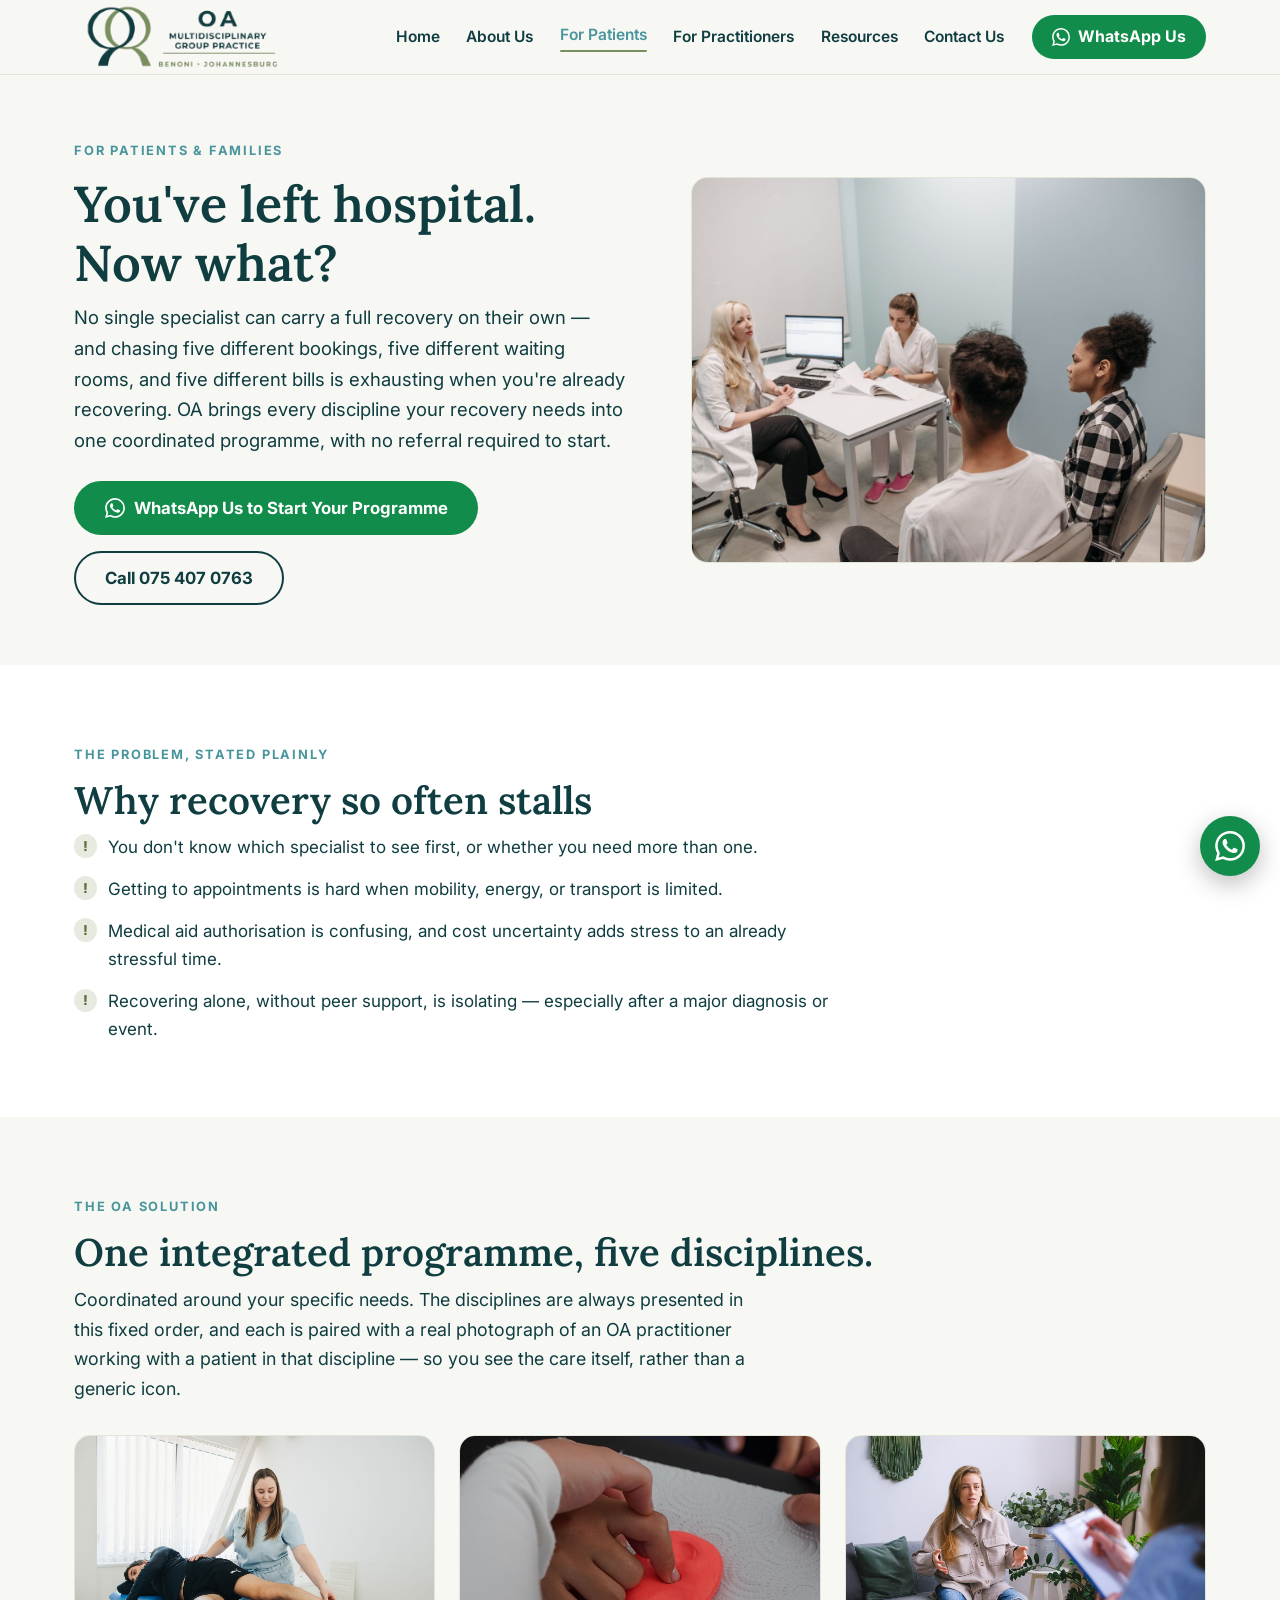
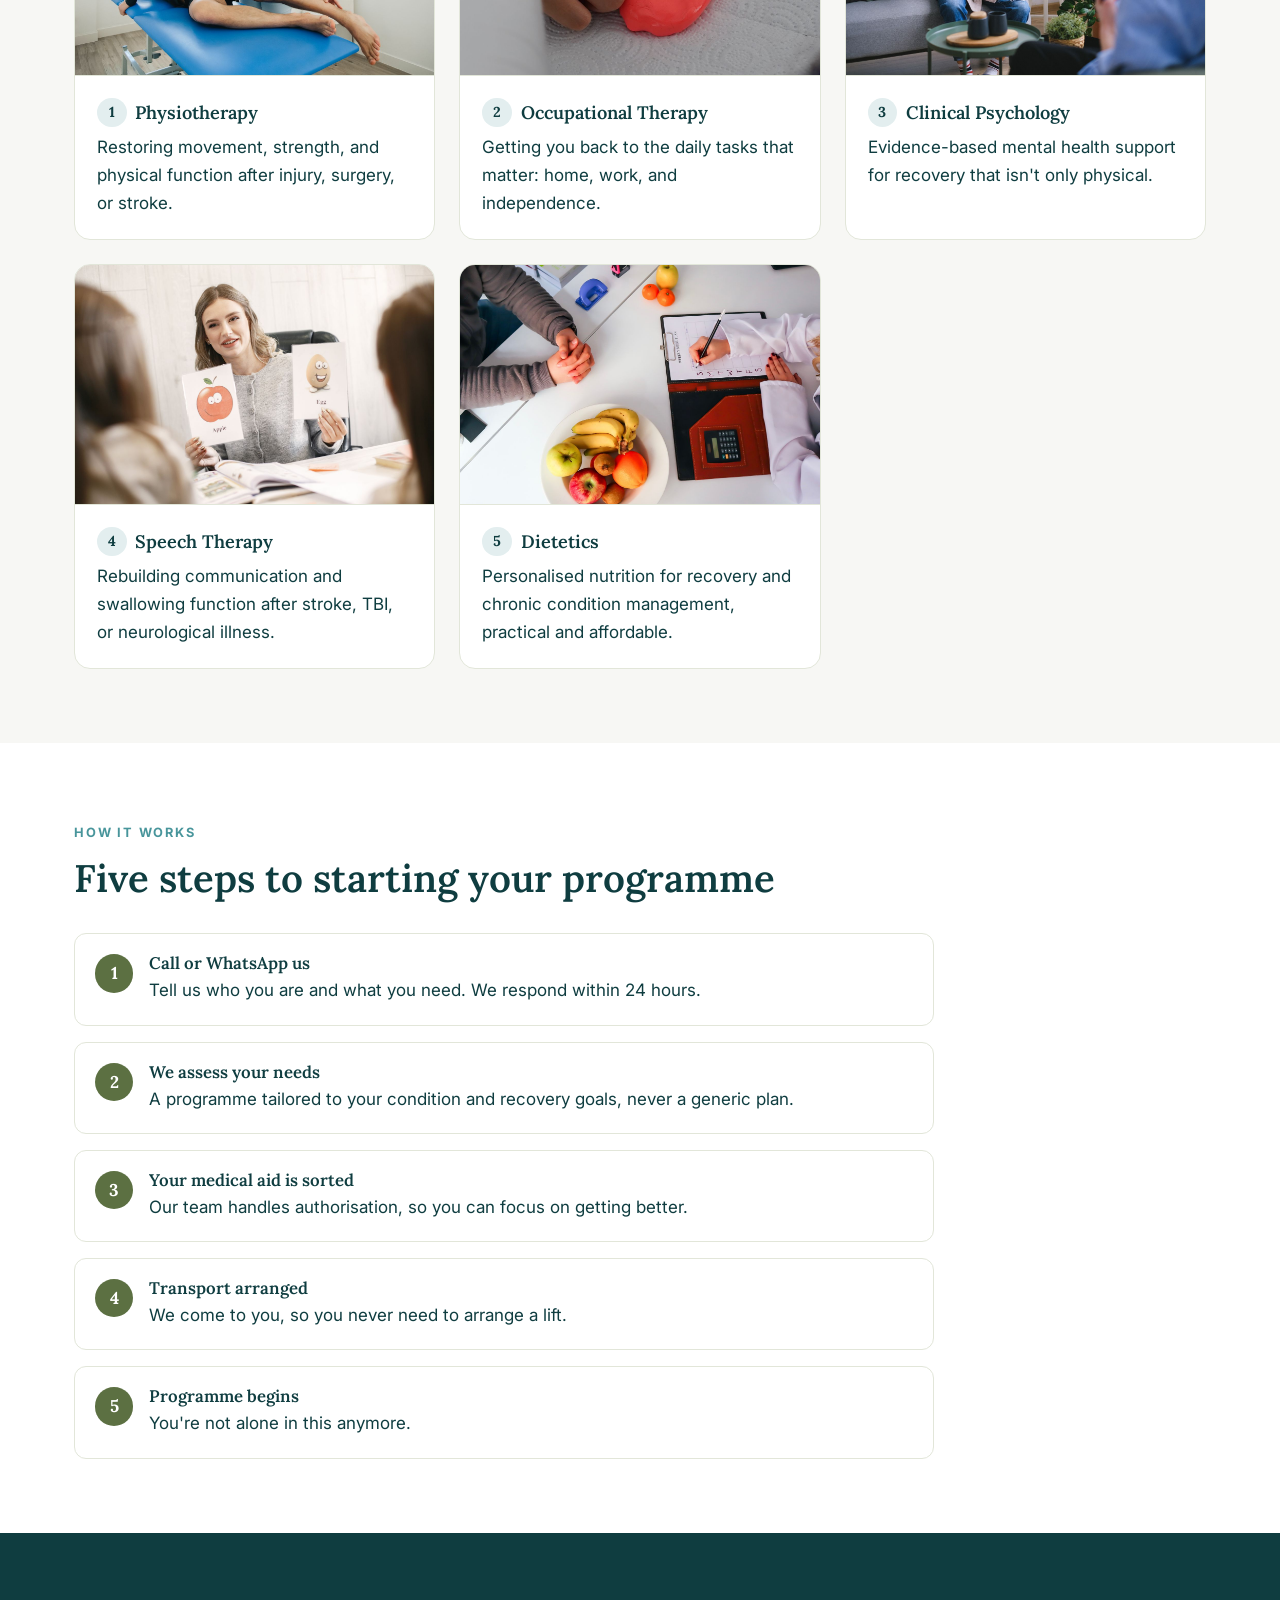
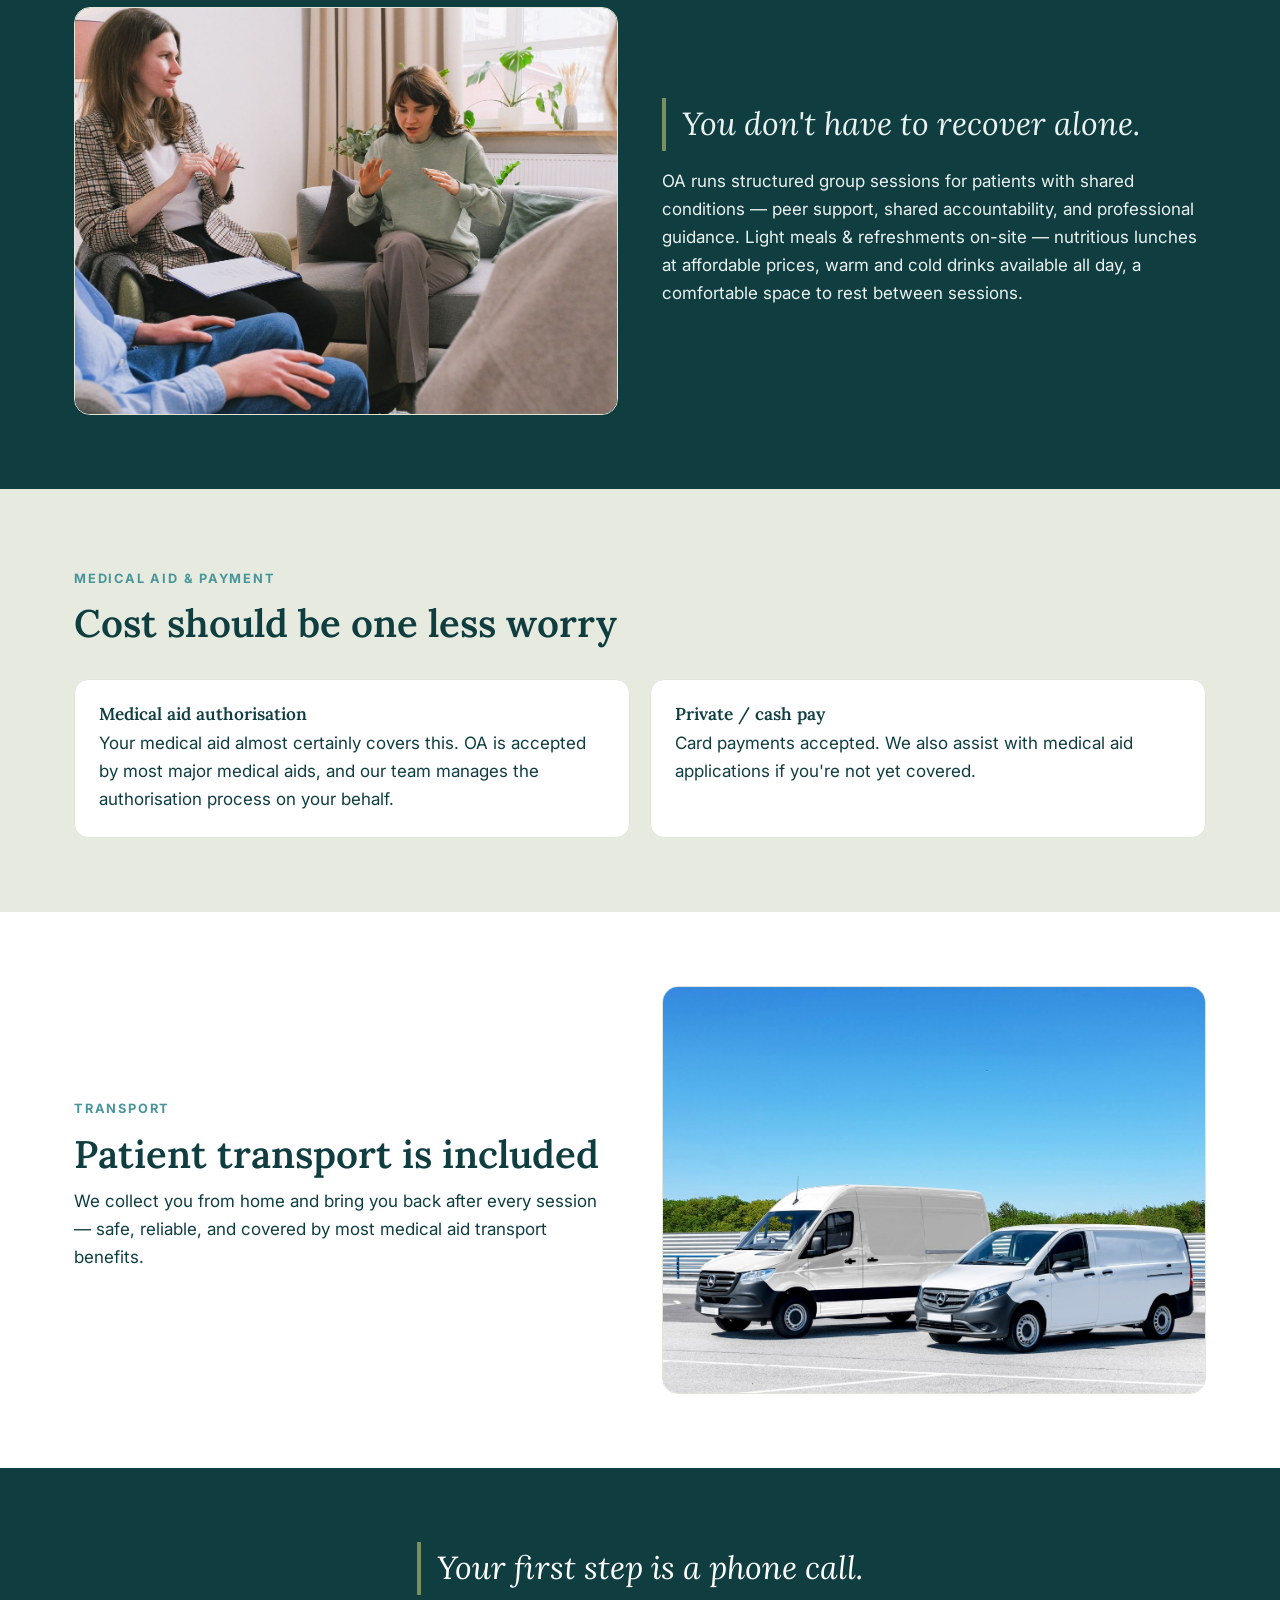
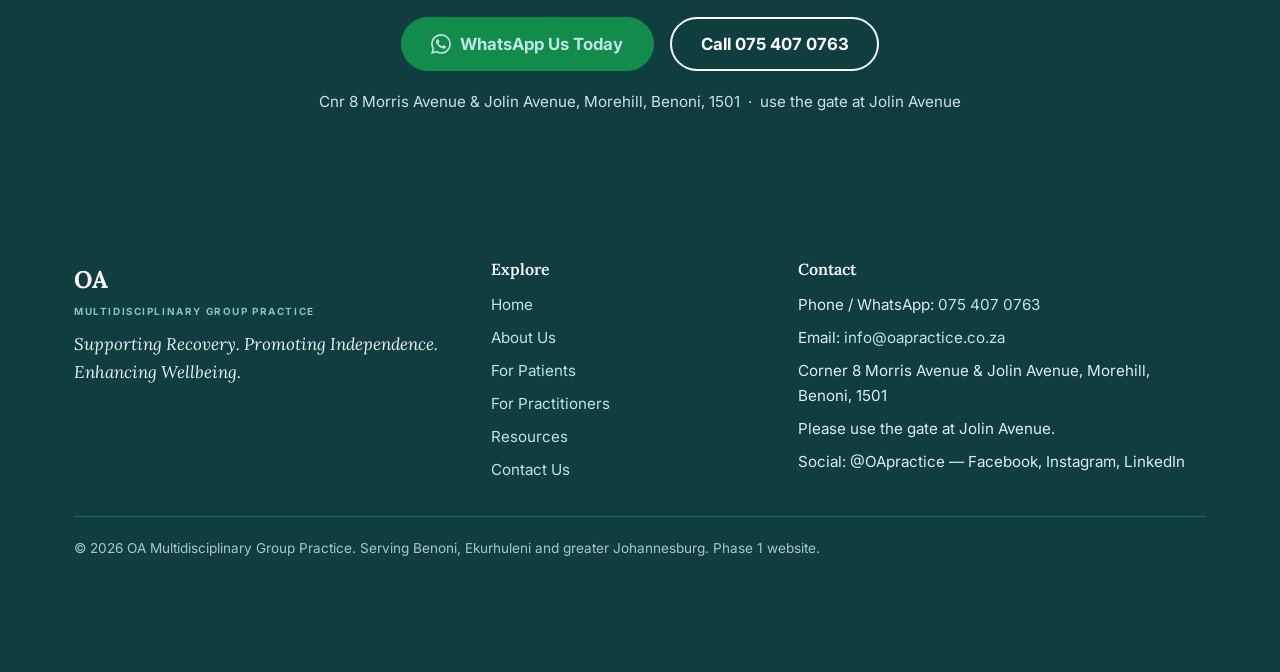
<file: services-patients.html>
<!DOCTYPE html>
<html lang="en">
<head>
<meta charset="UTF-8">
<meta name="viewport" content="width=device-width, initial-scale=1">
<title>Outpatient Therapy After Hospital Discharge in Benoni | OA — For Patients &amp; Families</title>
<meta name="description" content="Recovering from surgery, stroke or illness in Benoni or Johannesburg? OA brings physiotherapy, occupational therapy, clinical psychology, speech therapy and dietetics into one medical-aid-covered programme, with transport included. No referral needed to start.">
<meta name="theme-color" content="#0F3D40">
<meta property="og:title" content="OA for Patients &amp; Families — one coordinated recovery programme">
<meta property="og:description" content="Five disciplines, one programme, coordinated around your recovery. Medical aid handled for you. Transport included.">
<meta property="og:type" content="website">
<link rel="preconnect" href="https://fonts.googleapis.com">
<link rel="preconnect" href="https://fonts.gstatic.com" crossorigin>
<link href="https://fonts.googleapis.com/css2?family=Inter:wght@400;500;600;700&family=Lora:ital,wght@0,500;0,600;0,700;1,500;1,600&display=swap" rel="stylesheet">
<link rel="stylesheet" href="assets/css/styles.css">
</head>
<body data-wa-msg="Hi, I'd like to start therapy at OA — can you tell me what's involved?">

<a class="skip" href="#main">Skip to content</a>

<header class="site-header">
  <div class="container header-inner">
    <a class="brand" href="index.html" aria-label="OA Multidisciplinary Group Practice — home">
      <img class="brand-logo" src="assets/img/logo.png" width="480" height="480"
           alt="OA Multidisciplinary Group Practice">
    </a>
    <nav id="primary-nav" class="nav" aria-label="Primary">
      <a class="navlink" href="index.html">Home</a>
      <a class="navlink" href="about.html">About Us</a>
      <a class="navlink active" href="services-patients.html">For Patients</a>
      <a class="navlink" href="services-practitioners.html">For Practitioners</a>
      <a class="navlink" href="resources.html">Resources</a>
      <a class="navlink" href="contact.html">Contact Us</a>
    </nav>
    <a class="btn btn-wa header-wa js-wa" href="https://wa.me/27754070763" target="_blank" rel="noopener">
      <svg class="i-wa" viewBox="0 0 24 24" aria-hidden="true"><path fill="currentColor" d="M17.472 14.382c-.297-.149-1.758-.867-2.03-.967-.273-.099-.471-.148-.67.15-.197.297-.767.966-.94 1.164-.173.199-.347.223-.644.075-.297-.15-1.255-.463-2.39-1.475-.883-.788-1.48-1.761-1.653-2.059-.173-.297-.018-.458.13-.606.134-.133.298-.347.446-.52.149-.174.198-.298.298-.497.099-.198.05-.371-.025-.52-.075-.149-.669-1.612-.916-2.207-.242-.579-.487-.5-.669-.51l-.57-.01c-.198 0-.52.074-.792.372-.272.297-1.04 1.016-1.04 2.479 0 1.462 1.065 2.875 1.213 3.074.149.198 2.096 3.2 5.077 4.487.71.306 1.263.489 1.694.625.712.227 1.36.195 1.872.118.571-.085 1.758-.719 2.006-1.413.247-.694.247-1.289.173-1.413-.074-.124-.272-.198-.57-.347m-5.421 7.403h-.004a9.87 9.87 0 0 1-5.031-1.378l-.361-.214-3.741.982.998-3.648-.235-.374a9.86 9.86 0 0 1-1.51-5.26c.001-5.45 4.436-9.884 9.888-9.884 2.64 0 5.122 1.03 6.988 2.898a9.825 9.825 0 0 1 2.893 6.994c-.003 5.45-4.437 9.884-9.885 9.884m8.413-18.297A11.815 11.815 0 0 0 12.05 0C5.495 0 .16 5.335.157 11.892c0 2.096.547 4.142 1.588 5.945L.057 24l6.305-1.654a11.882 11.882 0 0 0 5.683 1.448h.005c6.554 0 11.89-5.335 11.893-11.893a11.821 11.821 0 0 0-3.48-8.413Z"/></svg>
      <span class="wa-label">WhatsApp Us</span>
    </a>
    <button class="nav-toggle" type="button" aria-label="Open menu" aria-expanded="false" aria-controls="primary-nav">
      <span></span><span></span><span></span>
    </button>
  </div>
</header>

<main id="main">

  <!-- HERO (problem-led) -->
  <section class="hero bg-offwhite">
    <div class="container hero-grid">
      <div class="reveal">
        <span class="eyebrow">For Patients &amp; Families</span>
        <h1>You've left hospital. Now what?</h1>
        <p class="subhead">No single specialist can carry a full recovery on their own — and chasing five different bookings, five different waiting rooms, and five different bills is exhausting when you're already recovering. OA brings every discipline your recovery needs into one coordinated programme, with no referral required to start.</p>
        <div class="hero-ctas">
          <a class="btn btn-wa btn-lg js-wa" href="https://wa.me/27754070763" target="_blank" rel="noopener">
            <svg viewBox="0 0 24 24" aria-hidden="true"><path fill="currentColor" d="M17.472 14.382c-.297-.149-1.758-.867-2.03-.967-.273-.099-.471-.148-.67.15-.197.297-.767.966-.94 1.164-.173.199-.347.223-.644.075-.297-.15-1.255-.463-2.39-1.475-.883-.788-1.48-1.761-1.653-2.059-.173-.297-.018-.458.13-.606.134-.133.298-.347.446-.52.149-.174.198-.298.298-.497.099-.198.05-.371-.025-.52-.075-.149-.669-1.612-.916-2.207-.242-.579-.487-.5-.669-.51l-.57-.01c-.198 0-.52.074-.792.372-.272.297-1.04 1.016-1.04 2.479 0 1.462 1.065 2.875 1.213 3.074.149.198 2.096 3.2 5.077 4.487.71.306 1.263.489 1.694.625.712.227 1.36.195 1.872.118.571-.085 1.758-.719 2.006-1.413.247-.694.247-1.289.173-1.413-.074-.124-.272-.198-.57-.347m-5.421 7.403h-.004a9.87 9.87 0 0 1-5.031-1.378l-.361-.214-3.741.982.998-3.648-.235-.374a9.86 9.86 0 0 1-1.51-5.26c.001-5.45 4.436-9.884 9.888-9.884 2.64 0 5.122 1.03 6.988 2.898a9.825 9.825 0 0 1 2.893 6.994c-.003 5.45-4.437 9.884-9.885 9.884m8.413-18.297A11.815 11.815 0 0 0 12.05 0C5.495 0 .16 5.335.157 11.892c0 2.096.547 4.142 1.588 5.945L.057 24l6.305-1.654a11.882 11.882 0 0 0 5.683 1.448h.005c6.554 0 11.89-5.335 11.893-11.893a11.821 11.821 0 0 0-3.48-8.413Z"/></svg>
            WhatsApp Us to Start Your Programme
          </a>
          <a class="btn btn-outline btn-lg" href="tel:+27754070763">Call 075 407 0763</a>
        </div>
      </div>
      <div class="reveal">
        <figure class="photo">
          <img src="assets/img/hero-patients.jpg" alt="A clinician talking through a recovery plan with two family members in a consulting room" loading="eager" width="1400" height="935">
        </figure>
      </div>
    </div>
  </section>

  <!-- THE PROBLEM, STATED PLAINLY -->
  <section class="bg-white">
    <div class="container">
      <div class="reveal">
        <span class="eyebrow">The problem, stated plainly</span>
        <h2 class="section-title">Why recovery so often stalls</h2>
      </div>
      <ul class="problem-list mt-2 reveal">
        <li>You don't know which specialist to see first, or whether you need more than one.</li>
        <li>Getting to appointments is hard when mobility, energy, or transport is limited.</li>
        <li>Medical aid authorisation is confusing, and cost uncertainty adds stress to an already stressful time.</li>
        <li>Recovering alone, without peer support, is isolating — especially after a major diagnosis or event.</li>
      </ul>
    </div>
  </section>

  <!-- THE OA SOLUTION -->
  <section class="bg-offwhite">
    <div class="container">
      <div class="reveal">
        <span class="eyebrow">The OA solution</span>
        <h2 class="section-title">One integrated programme, five disciplines.</h2>
        <p class="section-intro">Coordinated around your specific needs. The disciplines are always presented in this fixed order, and each is paired with a real photograph of an OA practitioner working with a patient in that discipline — so you see the care itself, rather than a generic icon.</p>
      </div>

      <div class="disc-grid mt-2">
        <div class="disc-card reveal">
          <figure class="photo"><img src="assets/img/discipline-physiotherapy.jpg" alt="A physiotherapist guiding a patient through a leg movement on a treatment table" loading="lazy"></figure>
          <div class="disc-body"><h3><span class="disc-num">1</span> Physiotherapy</h3><p>Restoring movement, strength, and physical function after injury, surgery, or stroke.</p></div>
        </div>
        <div class="disc-card reveal">
          <figure class="photo"><img src="assets/img/discipline-occupational-therapy.jpg" alt="An occupational therapist working on hand function with a patient using therapy putty" loading="lazy"></figure>
          <div class="disc-body"><h3><span class="disc-num">2</span> Occupational Therapy</h3><p>Getting you back to the daily tasks that matter: home, work, and independence.</p></div>
        </div>
        <div class="disc-card reveal">
          <figure class="photo"><img src="assets/img/discipline-clinical-psychology.jpg" alt="A clinical psychologist in conversation with a client during a therapy session" loading="lazy"></figure>
          <div class="disc-body"><h3><span class="disc-num">3</span> Clinical Psychology</h3><p>Evidence-based mental health support for recovery that isn't only physical.</p></div>
        </div>
        <div class="disc-card reveal">
          <figure class="photo"><img src="assets/img/discipline-speech-therapy.jpg" alt="A speech therapist using picture cards with a patient to practise language" loading="lazy"></figure>
          <div class="disc-body"><h3><span class="disc-num">4</span> Speech Therapy</h3><p>Rebuilding communication and swallowing function after stroke, TBI, or neurological illness.</p></div>
        </div>
        <div class="disc-card reveal">
          <figure class="photo"><img src="assets/img/discipline-dietetics.jpg" alt="A dietitian writing a weekly meal plan with a patient across the desk" loading="lazy"></figure>
          <div class="disc-body"><h3><span class="disc-num">5</span> Dietetics</h3><p>Personalised nutrition for recovery and chronic condition management, practical and affordable.</p></div>
        </div>
      </div>
    </div>
  </section>

  <!-- HOW IT WORKS -->
  <section class="bg-white">
    <div class="container">
      <div class="reveal">
        <span class="eyebrow">How it works</span>
        <h2 class="section-title">Five steps to starting your programme</h2>
      </div>
      <div class="steps mt-2">
        <div class="step reveal"><span class="n">1</span><div><h3>Call or WhatsApp us</h3><p>Tell us who you are and what you need. We respond within 24 hours.</p></div></div>
        <div class="step reveal"><span class="n">2</span><div><h3>We assess your needs</h3><p>A programme tailored to your condition and recovery goals, never a generic plan.</p></div></div>
        <div class="step reveal"><span class="n">3</span><div><h3>Your medical aid is sorted</h3><p>Our team handles authorisation, so you can focus on getting better.</p></div></div>
        <div class="step reveal"><span class="n">4</span><div><h3>Transport arranged</h3><p>We come to you, so you never need to arrange a lift.</p></div></div>
        <div class="step reveal"><span class="n">5</span><div><h3>Programme begins</h3><p>You're not alone in this anymore.</p></div></div>
      </div>
    </div>
  </section>

  <!-- GROUP THERAPY -->
  <section id="group" class="group bg-teal-dark">
    <div class="container split-grid">
      <div class="reveal">
        <figure class="photo">
          <img src="assets/img/group-therapy.jpg" alt="A facilitated group session with several people talking together in a bright room" loading="lazy">
        </figure>
      </div>
      <div class="reveal">
        <p class="pullquote-lg">You don't have to recover alone.</p>
        <p>OA runs structured group sessions for patients with shared conditions — peer support, shared accountability, and professional guidance. Light meals &amp; refreshments on-site — nutritious lunches at affordable prices, warm and cold drinks available all day, a comfortable space to rest between sessions.</p>
      </div>
    </div>
  </section>

  <!-- MEDICAL AID & PAYMENT -->
  <section class="bg-olive-tint">
    <div class="container">
      <div class="reveal">
        <span class="eyebrow">Medical aid &amp; payment</span>
        <h2 class="section-title">Cost should be one less worry</h2>
      </div>
      <div class="cards-grid-2 mt-2">
        <div class="info-card reveal">
          <h3>Medical aid authorisation</h3>
          <p>Your medical aid almost certainly covers this. OA is accepted by most major medical aids, and our team manages the authorisation process on your behalf.</p>
        </div>
        <div class="info-card reveal">
          <h3>Private / cash pay</h3>
          <p>Card payments accepted. We also assist with medical aid applications if you're not yet covered.</p>
        </div>
      </div>
    </div>
  </section>

  <!-- TRANSPORT -->
  <section class="bg-white">
    <div class="container split-grid">
      <div class="reveal">
        <span class="eyebrow">Transport</span>
        <h2 class="section-title">Patient transport is included</h2>
        <p>We collect you from home and bring you back after every session — safe, reliable, and covered by most medical aid transport benefits.</p>
      </div>
      <div class="reveal">
        <figure class="photo">
          <img src="assets/img/transport.jpg" alt="Two clean white passenger vans parked outside on a clear day" loading="lazy">
        </figure>
      </div>
    </div>
  </section>

  <!-- CLOSING CTA -->
  <section class="cta-band bg-teal-dark">
    <div class="container">
      <p class="tagline reveal">Your first step is a phone call.</p>
      <div class="band-actions reveal">
        <a class="btn btn-wa btn-lg js-wa" href="https://wa.me/27754070763" target="_blank" rel="noopener">
          <svg viewBox="0 0 24 24" aria-hidden="true"><path fill="currentColor" d="M17.472 14.382c-.297-.149-1.758-.867-2.03-.967-.273-.099-.471-.148-.67.15-.197.297-.767.966-.94 1.164-.173.199-.347.223-.644.075-.297-.15-1.255-.463-2.39-1.475-.883-.788-1.48-1.761-1.653-2.059-.173-.297-.018-.458.13-.606.134-.133.298-.347.446-.52.149-.174.198-.298.298-.497.099-.198.05-.371-.025-.52-.075-.149-.669-1.612-.916-2.207-.242-.579-.487-.5-.669-.51l-.57-.01c-.198 0-.52.074-.792.372-.272.297-1.04 1.016-1.04 2.479 0 1.462 1.065 2.875 1.213 3.074.149.198 2.096 3.2 5.077 4.487.71.306 1.263.489 1.694.625.712.227 1.36.195 1.872.118.571-.085 1.758-.719 2.006-1.413.247-.694.247-1.289.173-1.413-.074-.124-.272-.198-.57-.347m-5.421 7.403h-.004a9.87 9.87 0 0 1-5.031-1.378l-.361-.214-3.741.982.998-3.648-.235-.374a9.86 9.86 0 0 1-1.51-5.26c.001-5.45 4.436-9.884 9.888-9.884 2.64 0 5.122 1.03 6.988 2.898a9.825 9.825 0 0 1 2.893 6.994c-.003 5.45-4.437 9.884-9.885 9.884m8.413-18.297A11.815 11.815 0 0 0 12.05 0C5.495 0 .16 5.335.157 11.892c0 2.096.547 4.142 1.588 5.945L.057 24l6.305-1.654a11.882 11.882 0 0 0 5.683 1.448h.005c6.554 0 11.89-5.335 11.893-11.893a11.821 11.821 0 0 0-3.48-8.413Z"/></svg>
          WhatsApp Us Today
        </a>
        <a class="btn btn-outline btn-lg" href="tel:+27754070763">Call 075 407 0763</a>
      </div>
      <p class="addr reveal">Cnr 8 Morris Avenue &amp; Jolin Avenue, Morehill, Benoni, 1501 &nbsp;·&nbsp; use the gate at Jolin Avenue</p>
    </div>
  </section>

</main>

<footer class="site-footer">
  <div class="container">
    <div class="footer-grid">
      <div class="footer-brand">
        <span class="brand-mark">OA</span>
        <span class="brand-sub">Multidisciplinary Group Practice</span>
        <p class="footer-tagline">Supporting Recovery. Promoting Independence. Enhancing Wellbeing.</p>
      </div>
      <nav aria-label="Footer">
        <h3 class="foot-h">Explore</h3>
        <ul class="foot-links">
          <li><a href="index.html">Home</a></li>
          <li><a href="about.html">About Us</a></li>
          <li><a href="services-patients.html">For Patients</a></li>
          <li><a href="services-practitioners.html">For Practitioners</a></li>
          <li><a href="resources.html">Resources</a></li>
          <li><a href="contact.html">Contact Us</a></li>
        </ul>
      </nav>
      <div>
        <h3 class="foot-h">Contact</h3>
        <ul class="foot-links">
          <li>Phone / WhatsApp: <a href="tel:+27754070763">075 407 0763</a></li>
          <li>Email: <a href="mailto:info@oapractice.co.za">info@oapractice.co.za</a></li>
          <li>Corner 8 Morris Avenue &amp; Jolin Avenue, Morehill, Benoni, 1501</li>
          <li>Please use the gate at Jolin Avenue.</li>
          <li>Social: @OApractice — Facebook, Instagram, LinkedIn</li>
        </ul>
      </div>
    </div>
    <div class="footer-bottom">
      <p>&copy; 2026 OA Multidisciplinary Group Practice. Serving Benoni, Ekurhuleni and greater Johannesburg. Phase 1 website.</p>
    </div>
  </div>
</footer>

<a class="wa-fab js-wa" href="https://wa.me/27754070763" target="_blank" rel="noopener" aria-label="Chat to OA on WhatsApp">
  <svg viewBox="0 0 24 24" aria-hidden="true"><path fill="currentColor" d="M17.472 14.382c-.297-.149-1.758-.867-2.03-.967-.273-.099-.471-.148-.67.15-.197.297-.767.966-.94 1.164-.173.199-.347.223-.644.075-.297-.15-1.255-.463-2.39-1.475-.883-.788-1.48-1.761-1.653-2.059-.173-.297-.018-.458.13-.606.134-.133.298-.347.446-.52.149-.174.198-.298.298-.497.099-.198.05-.371-.025-.52-.075-.149-.669-1.612-.916-2.207-.242-.579-.487-.5-.669-.51l-.57-.01c-.198 0-.52.074-.792.372-.272.297-1.04 1.016-1.04 2.479 0 1.462 1.065 2.875 1.213 3.074.149.198 2.096 3.2 5.077 4.487.71.306 1.263.489 1.694.625.712.227 1.36.195 1.872.118.571-.085 1.758-.719 2.006-1.413.247-.694.247-1.289.173-1.413-.074-.124-.272-.198-.57-.347m-5.421 7.403h-.004a9.87 9.87 0 0 1-5.031-1.378l-.361-.214-3.741.982.998-3.648-.235-.374a9.86 9.86 0 0 1-1.51-5.26c.001-5.45 4.436-9.884 9.888-9.884 2.64 0 5.122 1.03 6.988 2.898a9.825 9.825 0 0 1 2.893 6.994c-.003 5.45-4.437 9.884-9.885 9.884m8.413-18.297A11.815 11.815 0 0 0 12.05 0C5.495 0 .16 5.335.157 11.892c0 2.096.547 4.142 1.588 5.945L.057 24l6.305-1.654a11.882 11.882 0 0 0 5.683 1.448h.005c6.554 0 11.89-5.335 11.893-11.893a11.821 11.821 0 0 0-3.48-8.413Z"/></svg>
</a>

<div class="mobile-bar">
  <a class="m-wa js-wa" href="https://wa.me/27754070763" target="_blank" rel="noopener">
    <svg viewBox="0 0 24 24" aria-hidden="true"><path fill="currentColor" d="M17.472 14.382c-.297-.149-1.758-.867-2.03-.967-.273-.099-.471-.148-.67.15-.197.297-.767.966-.94 1.164-.173.199-.347.223-.644.075-.297-.15-1.255-.463-2.39-1.475-.883-.788-1.48-1.761-1.653-2.059-.173-.297-.018-.458.13-.606.134-.133.298-.347.446-.52.149-.174.198-.298.298-.497.099-.198.05-.371-.025-.52-.075-.149-.669-1.612-.916-2.207-.242-.579-.487-.5-.669-.51l-.57-.01c-.198 0-.52.074-.792.372-.272.297-1.04 1.016-1.04 2.479 0 1.462 1.065 2.875 1.213 3.074.149.198 2.096 3.2 5.077 4.487.71.306 1.263.489 1.694.625.712.227 1.36.195 1.872.118.571-.085 1.758-.719 2.006-1.413.247-.694.247-1.289.173-1.413-.074-.124-.272-.198-.57-.347m-5.421 7.403h-.004a9.87 9.87 0 0 1-5.031-1.378l-.361-.214-3.741.982.998-3.648-.235-.374a9.86 9.86 0 0 1-1.51-5.26c.001-5.45 4.436-9.884 9.888-9.884 2.64 0 5.122 1.03 6.988 2.898a9.825 9.825 0 0 1 2.893 6.994c-.003 5.45-4.437 9.884-9.885 9.884m8.413-18.297A11.815 11.815 0 0 0 12.05 0C5.495 0 .16 5.335.157 11.892c0 2.096.547 4.142 1.588 5.945L.057 24l6.305-1.654a11.882 11.882 0 0 0 5.683 1.448h.005c6.554 0 11.89-5.335 11.893-11.893a11.821 11.821 0 0 0-3.48-8.413Z"/></svg>
    WhatsApp
  </a>
  <a class="m-call" href="tel:+27754070763">
    <svg viewBox="0 0 24 24" aria-hidden="true"><path fill="currentColor" d="M6.62 10.79c1.44 2.83 3.76 5.14 6.59 6.59l2.2-2.2c.27-.27.67-.36 1.02-.24 1.12.37 2.33.57 3.57.57.55 0 1 .45 1 1V20c0 .55-.45 1-1 1-9.39 0-17-7.61-17-17 0-.55.45-1 1-1h3.5c.55 0 1 .45 1 1 0 1.25.2 2.45.57 3.57.11.35.03.74-.25 1.02l-2.2 2.2z"/></svg>
    Call
  </a>
</div>

<script src="assets/js/main.js"></script>
</body>
</html>
</file>
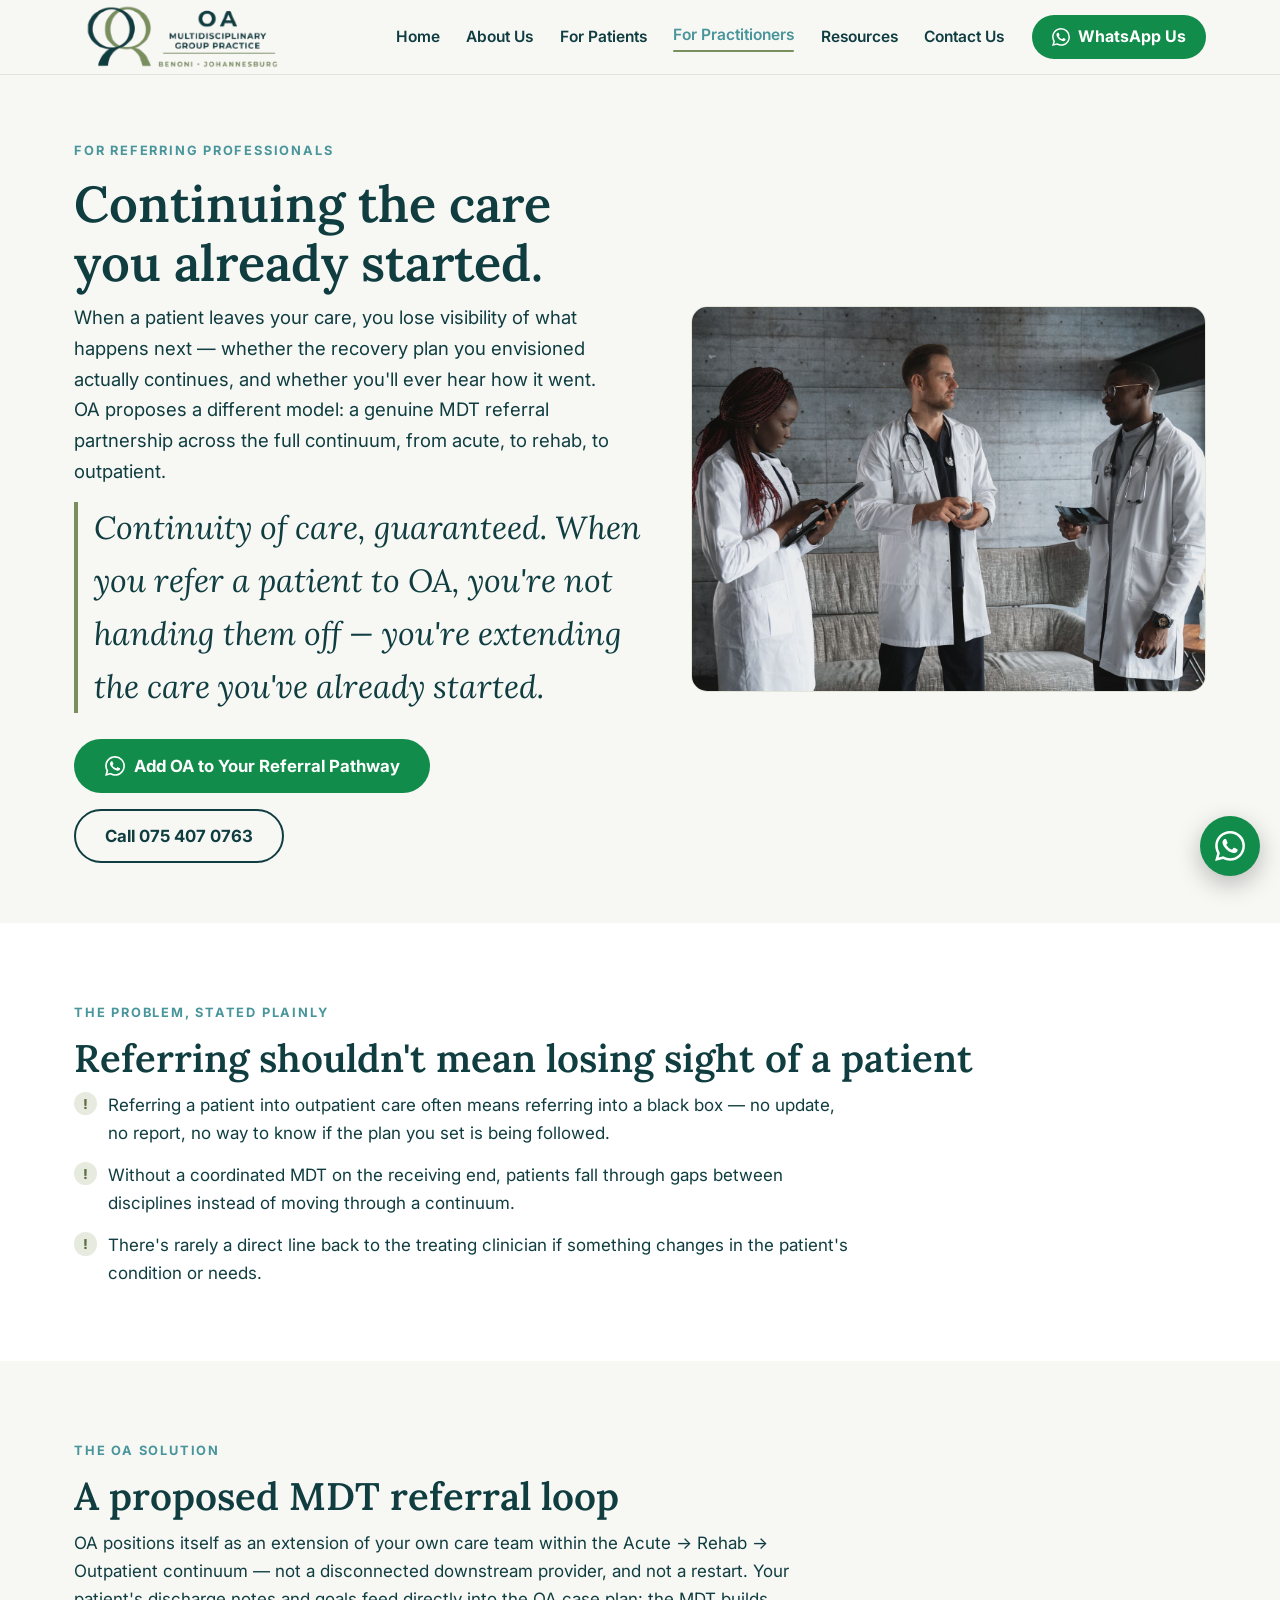
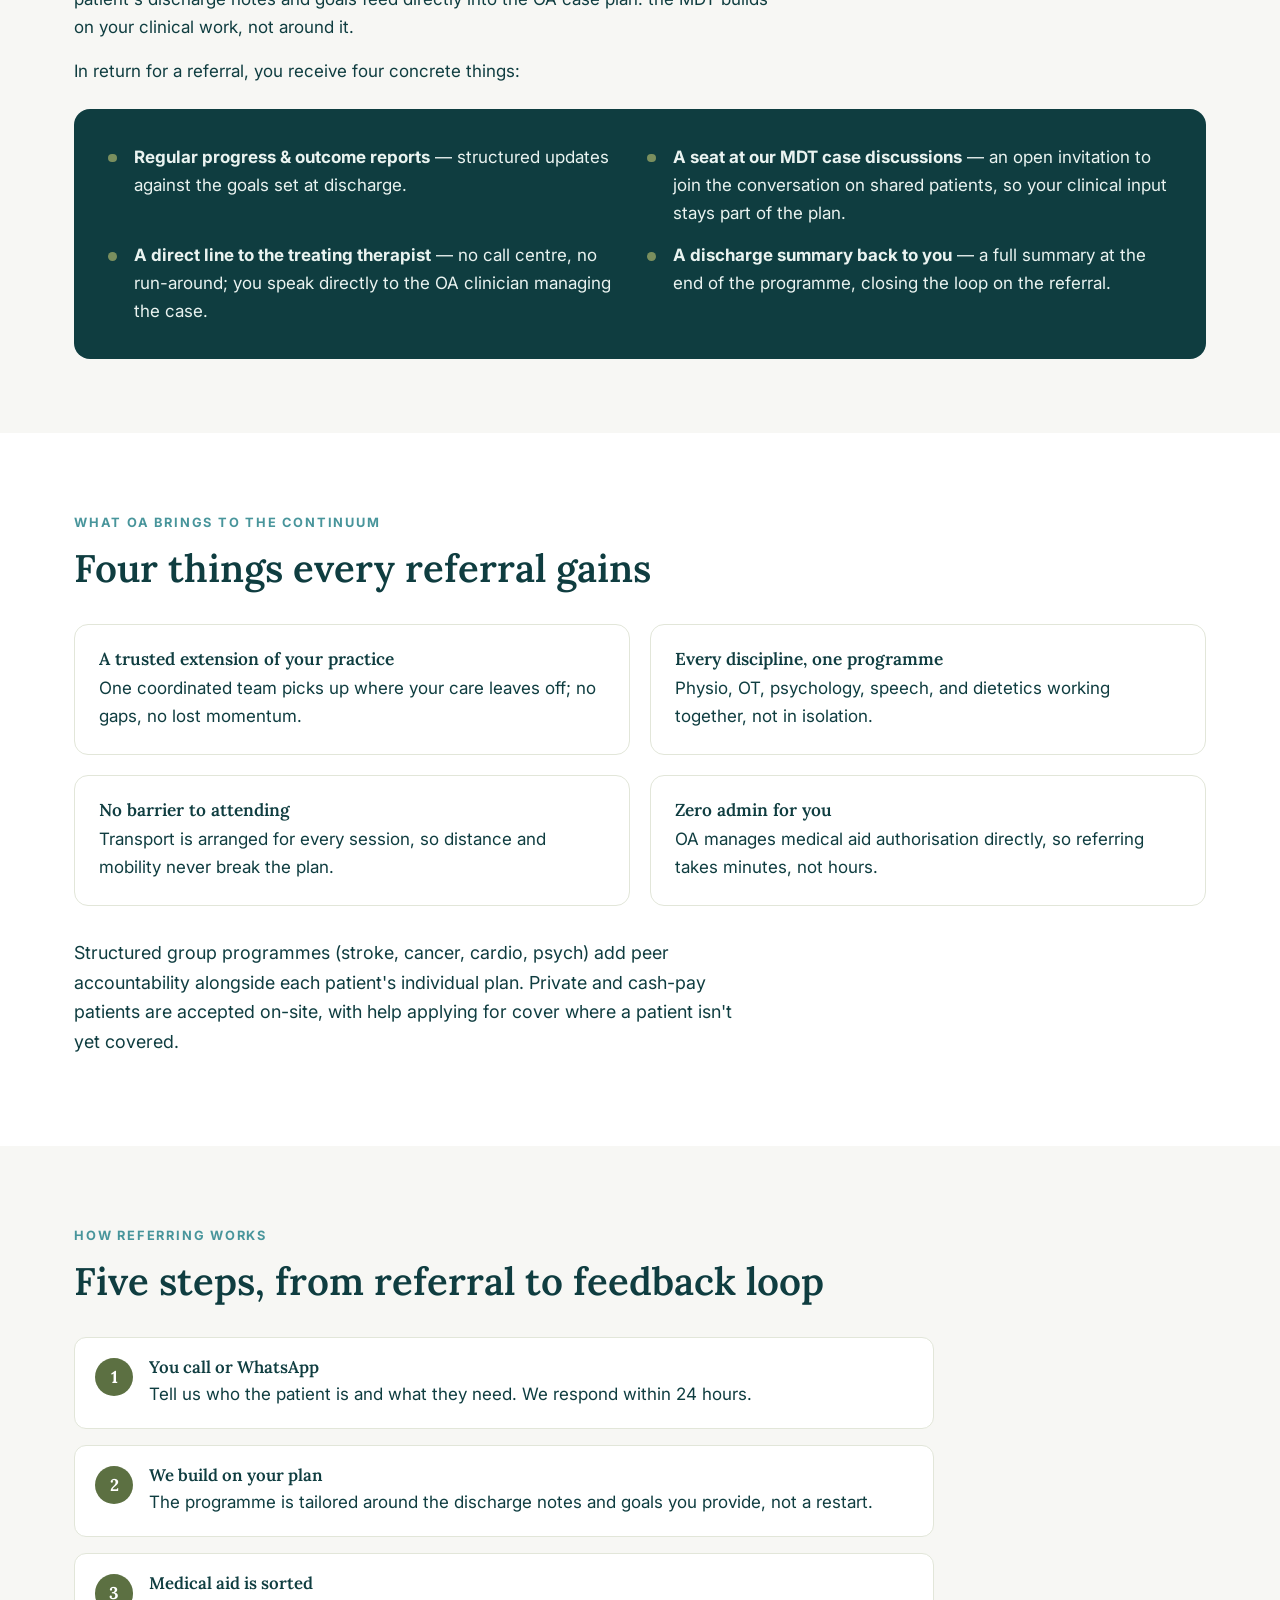
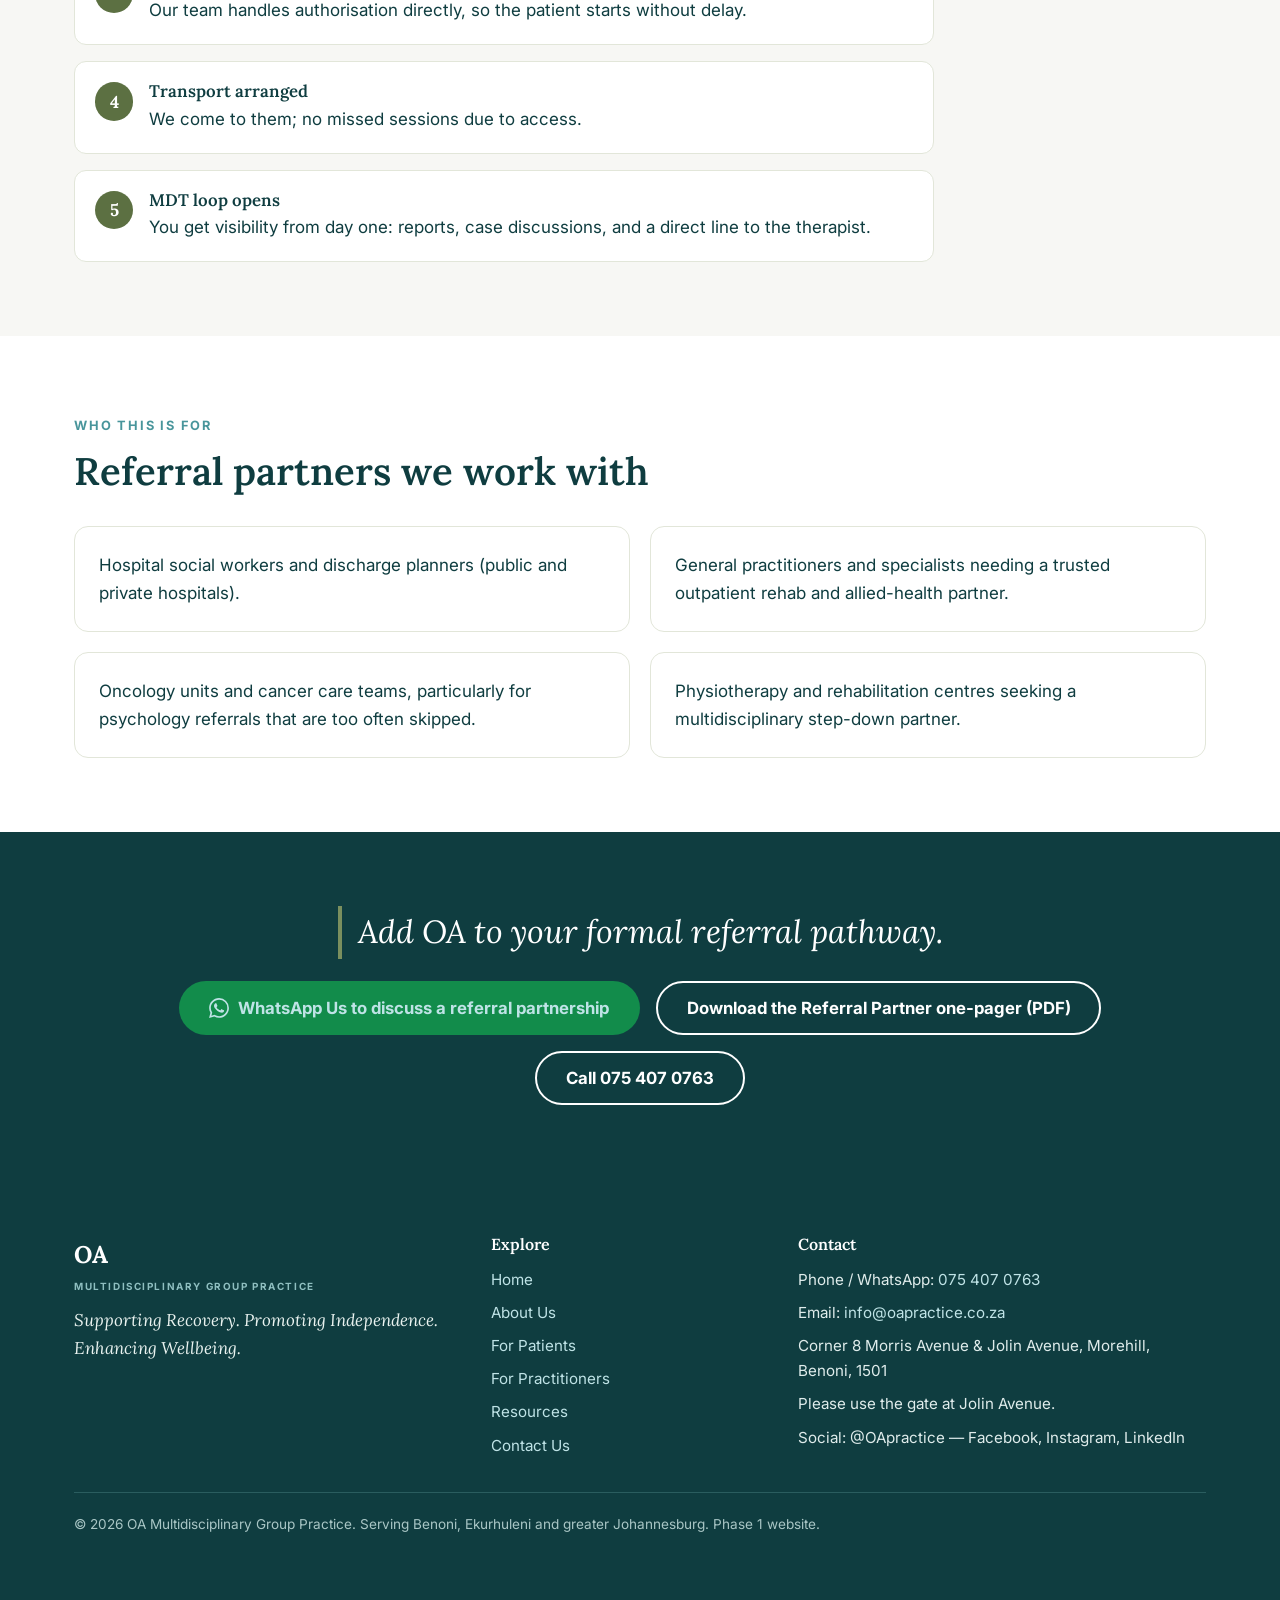
<file: services-practitioners.html>
<!DOCTYPE html>
<html lang="en">
<head>
<meta charset="UTF-8">
<meta name="viewport" content="width=device-width, initial-scale=1">
<title>Allied Health Referral Pathway &amp; MDT Partnership | OA — For Practitioners</title>
<meta name="description" content="Refer with visibility. OA's MDT referral loop gives referring doctors and therapists progress reports, a seat at case discussions, a direct line to the treating therapist, and a discharge summary — across the acute, rehab and outpatient continuum in Johannesburg and Ekurhuleni.">
<meta name="theme-color" content="#0F3D40">
<meta property="og:title" content="OA for Practitioners — an MDT referral partnership">
<meta property="og:description" content="Continuity of care, guaranteed. When you refer a patient to OA, you're extending the care you've already started.">
<meta property="og:type" content="website">
<link rel="preconnect" href="https://fonts.googleapis.com">
<link rel="preconnect" href="https://fonts.gstatic.com" crossorigin>
<link href="https://fonts.googleapis.com/css2?family=Inter:wght@400;500;600;700&family=Lora:ital,wght@0,500;0,600;0,700;1,500;1,600&display=swap" rel="stylesheet">
<link rel="stylesheet" href="assets/css/styles.css">
</head>
<body data-wa-msg="Hi, I'm a healthcare professional and I'd like to refer a patient to OA / discuss a referral partnership.">

<a class="skip" href="#main">Skip to content</a>

<header class="site-header">
  <div class="container header-inner">
    <a class="brand" href="index.html" aria-label="OA Multidisciplinary Group Practice — home">
      <img class="brand-logo" src="assets/img/logo.png" width="480" height="480"
           alt="OA Multidisciplinary Group Practice">
    </a>
    <nav id="primary-nav" class="nav" aria-label="Primary">
      <a class="navlink" href="index.html">Home</a>
      <a class="navlink" href="about.html">About Us</a>
      <a class="navlink" href="services-patients.html">For Patients</a>
      <a class="navlink active" href="services-practitioners.html">For Practitioners</a>
      <a class="navlink" href="resources.html">Resources</a>
      <a class="navlink" href="contact.html">Contact Us</a>
    </nav>
    <a class="btn btn-wa header-wa js-wa" href="https://wa.me/27754070763" target="_blank" rel="noopener">
      <svg class="i-wa" viewBox="0 0 24 24" aria-hidden="true"><path fill="currentColor" d="M17.472 14.382c-.297-.149-1.758-.867-2.03-.967-.273-.099-.471-.148-.67.15-.197.297-.767.966-.94 1.164-.173.199-.347.223-.644.075-.297-.15-1.255-.463-2.39-1.475-.883-.788-1.48-1.761-1.653-2.059-.173-.297-.018-.458.13-.606.134-.133.298-.347.446-.52.149-.174.198-.298.298-.497.099-.198.05-.371-.025-.52-.075-.149-.669-1.612-.916-2.207-.242-.579-.487-.5-.669-.51l-.57-.01c-.198 0-.52.074-.792.372-.272.297-1.04 1.016-1.04 2.479 0 1.462 1.065 2.875 1.213 3.074.149.198 2.096 3.2 5.077 4.487.71.306 1.263.489 1.694.625.712.227 1.36.195 1.872.118.571-.085 1.758-.719 2.006-1.413.247-.694.247-1.289.173-1.413-.074-.124-.272-.198-.57-.347m-5.421 7.403h-.004a9.87 9.87 0 0 1-5.031-1.378l-.361-.214-3.741.982.998-3.648-.235-.374a9.86 9.86 0 0 1-1.51-5.26c.001-5.45 4.436-9.884 9.888-9.884 2.64 0 5.122 1.03 6.988 2.898a9.825 9.825 0 0 1 2.893 6.994c-.003 5.45-4.437 9.884-9.885 9.884m8.413-18.297A11.815 11.815 0 0 0 12.05 0C5.495 0 .16 5.335.157 11.892c0 2.096.547 4.142 1.588 5.945L.057 24l6.305-1.654a11.882 11.882 0 0 0 5.683 1.448h.005c6.554 0 11.89-5.335 11.893-11.893a11.821 11.821 0 0 0-3.48-8.413Z"/></svg>
      <span class="wa-label">WhatsApp Us</span>
    </a>
    <button class="nav-toggle" type="button" aria-label="Open menu" aria-expanded="false" aria-controls="primary-nav">
      <span></span><span></span><span></span>
    </button>
  </div>
</header>

<main id="main">

  <!-- HERO (problem-led) -->
  <section class="hero bg-offwhite">
    <div class="container hero-grid">
      <div class="reveal">
        <span class="eyebrow">For Referring Professionals</span>
        <h1>Continuing the care you already started.</h1>
        <p class="subhead">When a patient leaves your care, you lose visibility of what happens next — whether the recovery plan you envisioned actually continues, and whether you'll ever hear how it went. OA proposes a different model: a genuine MDT referral partnership across the full continuum, from acute, to rehab, to outpatient.</p>
        <p class="pullquote-lg">Continuity of care, guaranteed. When you refer a patient to OA, you're not handing them off — you're extending the care you've already started.</p>
        <div class="hero-ctas">
          <a class="btn btn-wa btn-lg js-wa" href="https://wa.me/27754070763" target="_blank" rel="noopener">
            <svg viewBox="0 0 24 24" aria-hidden="true"><path fill="currentColor" d="M17.472 14.382c-.297-.149-1.758-.867-2.03-.967-.273-.099-.471-.148-.67.15-.197.297-.767.966-.94 1.164-.173.199-.347.223-.644.075-.297-.15-1.255-.463-2.39-1.475-.883-.788-1.48-1.761-1.653-2.059-.173-.297-.018-.458.13-.606.134-.133.298-.347.446-.52.149-.174.198-.298.298-.497.099-.198.05-.371-.025-.52-.075-.149-.669-1.612-.916-2.207-.242-.579-.487-.5-.669-.51l-.57-.01c-.198 0-.52.074-.792.372-.272.297-1.04 1.016-1.04 2.479 0 1.462 1.065 2.875 1.213 3.074.149.198 2.096 3.2 5.077 4.487.71.306 1.263.489 1.694.625.712.227 1.36.195 1.872.118.571-.085 1.758-.719 2.006-1.413.247-.694.247-1.289.173-1.413-.074-.124-.272-.198-.57-.347m-5.421 7.403h-.004a9.87 9.87 0 0 1-5.031-1.378l-.361-.214-3.741.982.998-3.648-.235-.374a9.86 9.86 0 0 1-1.51-5.26c.001-5.45 4.436-9.884 9.888-9.884 2.64 0 5.122 1.03 6.988 2.898a9.825 9.825 0 0 1 2.893 6.994c-.003 5.45-4.437 9.884-9.885 9.884m8.413-18.297A11.815 11.815 0 0 0 12.05 0C5.495 0 .16 5.335.157 11.892c0 2.096.547 4.142 1.588 5.945L.057 24l6.305-1.654a11.882 11.882 0 0 0 5.683 1.448h.005c6.554 0 11.89-5.335 11.893-11.893a11.821 11.821 0 0 0-3.48-8.413Z"/></svg>
            Add OA to Your Referral Pathway
          </a>
          <a class="btn btn-outline btn-lg" href="tel:+27754070763">Call 075 407 0763</a>
        </div>
      </div>
      <div class="reveal">
        <figure class="photo">
          <img src="assets/img/hero-practitioners.jpg" alt="Three clinicians conferring over a case, one holding an imaging film" loading="eager" width="1400" height="2100">
        </figure>
      </div>
    </div>
  </section>

  <!-- THE PROBLEM -->
  <section class="bg-white">
    <div class="container">
      <div class="reveal">
        <span class="eyebrow">The problem, stated plainly</span>
        <h2 class="section-title">Referring shouldn't mean losing sight of a patient</h2>
      </div>
      <ul class="problem-list mt-2 reveal">
        <li>Referring a patient into outpatient care often means referring into a black box — no update, no report, no way to know if the plan you set is being followed.</li>
        <li>Without a coordinated MDT on the receiving end, patients fall through gaps between disciplines instead of moving through a continuum.</li>
        <li>There's rarely a direct line back to the treating clinician if something changes in the patient's condition or needs.</li>
      </ul>
    </div>
  </section>

  <!-- MDT REFERRAL LOOP -->
  <section class="bg-offwhite">
    <div class="container">
      <div class="reveal maxw-prose">
        <span class="eyebrow">The OA solution</span>
        <h2 class="section-title">A proposed MDT referral loop</h2>
        <p>OA positions itself as an extension of your own care team within the Acute &rarr; Rehab &rarr; Outpatient continuum — not a disconnected downstream provider, and not a restart. Your patient's discharge notes and goals feed directly into the OA case plan: the MDT builds on your clinical work, not around it.</p>
        <p>In return for a referral, you receive four concrete things:</p>
      </div>
      <div class="refer-panel reveal">
        <ul class="list-dot">
          <li><strong>Regular progress &amp; outcome reports</strong> — structured updates against the goals set at discharge.</li>
          <li><strong>A seat at our MDT case discussions</strong> — an open invitation to join the conversation on shared patients, so your clinical input stays part of the plan.</li>
          <li><strong>A direct line to the treating therapist</strong> — no call centre, no run-around; you speak directly to the OA clinician managing the case.</li>
          <li><strong>A discharge summary back to you</strong> — a full summary at the end of the programme, closing the loop on the referral.</li>
        </ul>
      </div>
    </div>
  </section>

  <!-- WHAT OA BRINGS TO THE CONTINUUM -->
  <section class="bg-white">
    <div class="container">
      <div class="reveal">
        <span class="eyebrow">What OA brings to the continuum</span>
        <h2 class="section-title">Four things every referral gains</h2>
      </div>
      <div class="cards-grid-2 mt-2">
        <div class="info-card reveal">
          <h3>A trusted extension of your practice</h3>
          <p>One coordinated team picks up where your care leaves off; no gaps, no lost momentum.</p>
        </div>
        <div class="info-card reveal">
          <h3>Every discipline, one programme</h3>
          <p>Physio, OT, psychology, speech, and dietetics working together, not in isolation.</p>
        </div>
        <div class="info-card reveal">
          <h3>No barrier to attending</h3>
          <p>Transport is arranged for every session, so distance and mobility never break the plan.</p>
        </div>
        <div class="info-card reveal">
          <h3>Zero admin for you</h3>
          <p>OA manages medical aid authorisation directly, so referring takes minutes, not hours.</p>
        </div>
      </div>
      <p class="section-intro mt-2 reveal">Structured group programmes (stroke, cancer, cardio, psych) add peer accountability alongside each patient's individual plan. Private and cash-pay patients are accepted on-site, with help applying for cover where a patient isn't yet covered.</p>
    </div>
  </section>

  <!-- HOW REFERRING WORKS -->
  <section class="bg-offwhite">
    <div class="container">
      <div class="reveal">
        <span class="eyebrow">How referring works</span>
        <h2 class="section-title">Five steps, from referral to feedback loop</h2>
      </div>
      <div class="steps mt-2">
        <div class="step reveal"><span class="n">1</span><div><h3>You call or WhatsApp</h3><p>Tell us who the patient is and what they need. We respond within 24 hours.</p></div></div>
        <div class="step reveal"><span class="n">2</span><div><h3>We build on your plan</h3><p>The programme is tailored around the discharge notes and goals you provide, not a restart.</p></div></div>
        <div class="step reveal"><span class="n">3</span><div><h3>Medical aid is sorted</h3><p>Our team handles authorisation directly, so the patient starts without delay.</p></div></div>
        <div class="step reveal"><span class="n">4</span><div><h3>Transport arranged</h3><p>We come to them; no missed sessions due to access.</p></div></div>
        <div class="step reveal"><span class="n">5</span><div><h3>MDT loop opens</h3><p>You get visibility from day one: reports, case discussions, and a direct line to the therapist.</p></div></div>
      </div>
    </div>
  </section>

  <!-- WHO THIS IS FOR -->
  <section class="bg-white">
    <div class="container">
      <div class="reveal">
        <span class="eyebrow">Who this is for</span>
        <h2 class="section-title">Referral partners we work with</h2>
      </div>
      <div class="cards-grid-2 mt-2">
        <div class="info-card reveal"><p>Hospital social workers and discharge planners (public and private hospitals).</p></div>
        <div class="info-card reveal"><p>General practitioners and specialists needing a trusted outpatient rehab and allied-health partner.</p></div>
        <div class="info-card reveal"><p>Oncology units and cancer care teams, particularly for psychology referrals that are too often skipped.</p></div>
        <div class="info-card reveal"><p>Physiotherapy and rehabilitation centres seeking a multidisciplinary step-down partner.</p></div>
      </div>
    </div>
  </section>

  <!-- CALL TO ACTION -->
  <section class="cta-band bg-teal-dark">
    <div class="container">
      <p class="tagline reveal">Add OA to your formal referral pathway.</p>
      <div class="band-actions reveal">
        <a class="btn btn-wa btn-lg js-wa" href="https://wa.me/27754070763" target="_blank" rel="noopener">
          <svg viewBox="0 0 24 24" aria-hidden="true"><path fill="currentColor" d="M17.472 14.382c-.297-.149-1.758-.867-2.03-.967-.273-.099-.471-.148-.67.15-.197.297-.767.966-.94 1.164-.173.199-.347.223-.644.075-.297-.15-1.255-.463-2.39-1.475-.883-.788-1.48-1.761-1.653-2.059-.173-.297-.018-.458.13-.606.134-.133.298-.347.446-.52.149-.174.198-.298.298-.497.099-.198.05-.371-.025-.52-.075-.149-.669-1.612-.916-2.207-.242-.579-.487-.5-.669-.51l-.57-.01c-.198 0-.52.074-.792.372-.272.297-1.04 1.016-1.04 2.479 0 1.462 1.065 2.875 1.213 3.074.149.198 2.096 3.2 5.077 4.487.71.306 1.263.489 1.694.625.712.227 1.36.195 1.872.118.571-.085 1.758-.719 2.006-1.413.247-.694.247-1.289.173-1.413-.074-.124-.272-.198-.57-.347m-5.421 7.403h-.004a9.87 9.87 0 0 1-5.031-1.378l-.361-.214-3.741.982.998-3.648-.235-.374a9.86 9.86 0 0 1-1.51-5.26c.001-5.45 4.436-9.884 9.888-9.884 2.64 0 5.122 1.03 6.988 2.898a9.825 9.825 0 0 1 2.893 6.994c-.003 5.45-4.437 9.884-9.885 9.884m8.413-18.297A11.815 11.815 0 0 0 12.05 0C5.495 0 .16 5.335.157 11.892c0 2.096.547 4.142 1.588 5.945L.057 24l6.305-1.654a11.882 11.882 0 0 0 5.683 1.448h.005c6.554 0 11.89-5.335 11.893-11.893a11.821 11.821 0 0 0-3.48-8.413Z"/></svg>
          WhatsApp Us to discuss a referral partnership
        </a>
        <a class="btn btn-outline btn-lg js-onepager" href="#onepager-note">Download the Referral Partner one-pager (PDF)</a>
        <a class="btn btn-outline btn-lg" href="tel:+27754070763">Call 075 407 0763</a>
      </div>
      <p id="onepager-note" class="addr" hidden>The referral partner one-pager is being finalised from the approved referral presentation. WhatsApp us on 075 407 0763 and we'll send the current version straight to you.</p>
    </div>
  </section>

</main>

<footer class="site-footer">
  <div class="container">
    <div class="footer-grid">
      <div class="footer-brand">
        <span class="brand-mark">OA</span>
        <span class="brand-sub">Multidisciplinary Group Practice</span>
        <p class="footer-tagline">Supporting Recovery. Promoting Independence. Enhancing Wellbeing.</p>
      </div>
      <nav aria-label="Footer">
        <h3 class="foot-h">Explore</h3>
        <ul class="foot-links">
          <li><a href="index.html">Home</a></li>
          <li><a href="about.html">About Us</a></li>
          <li><a href="services-patients.html">For Patients</a></li>
          <li><a href="services-practitioners.html">For Practitioners</a></li>
          <li><a href="resources.html">Resources</a></li>
          <li><a href="contact.html">Contact Us</a></li>
        </ul>
      </nav>
      <div>
        <h3 class="foot-h">Contact</h3>
        <ul class="foot-links">
          <li>Phone / WhatsApp: <a href="tel:+27754070763">075 407 0763</a></li>
          <li>Email: <a href="mailto:info@oapractice.co.za">info@oapractice.co.za</a></li>
          <li>Corner 8 Morris Avenue &amp; Jolin Avenue, Morehill, Benoni, 1501</li>
          <li>Please use the gate at Jolin Avenue.</li>
          <li>Social: @OApractice — Facebook, Instagram, LinkedIn</li>
        </ul>
      </div>
    </div>
    <div class="footer-bottom">
      <p>&copy; 2026 OA Multidisciplinary Group Practice. Serving Benoni, Ekurhuleni and greater Johannesburg. Phase 1 website.</p>
    </div>
  </div>
</footer>

<a class="wa-fab js-wa" href="https://wa.me/27754070763" target="_blank" rel="noopener" aria-label="Chat to OA on WhatsApp">
  <svg viewBox="0 0 24 24" aria-hidden="true"><path fill="currentColor" d="M17.472 14.382c-.297-.149-1.758-.867-2.03-.967-.273-.099-.471-.148-.67.15-.197.297-.767.966-.94 1.164-.173.199-.347.223-.644.075-.297-.15-1.255-.463-2.39-1.475-.883-.788-1.48-1.761-1.653-2.059-.173-.297-.018-.458.13-.606.134-.133.298-.347.446-.52.149-.174.198-.298.298-.497.099-.198.05-.371-.025-.52-.075-.149-.669-1.612-.916-2.207-.242-.579-.487-.5-.669-.51l-.57-.01c-.198 0-.52.074-.792.372-.272.297-1.04 1.016-1.04 2.479 0 1.462 1.065 2.875 1.213 3.074.149.198 2.096 3.2 5.077 4.487.71.306 1.263.489 1.694.625.712.227 1.36.195 1.872.118.571-.085 1.758-.719 2.006-1.413.247-.694.247-1.289.173-1.413-.074-.124-.272-.198-.57-.347m-5.421 7.403h-.004a9.87 9.87 0 0 1-5.031-1.378l-.361-.214-3.741.982.998-3.648-.235-.374a9.86 9.86 0 0 1-1.51-5.26c.001-5.45 4.436-9.884 9.888-9.884 2.64 0 5.122 1.03 6.988 2.898a9.825 9.825 0 0 1 2.893 6.994c-.003 5.45-4.437 9.884-9.885 9.884m8.413-18.297A11.815 11.815 0 0 0 12.05 0C5.495 0 .16 5.335.157 11.892c0 2.096.547 4.142 1.588 5.945L.057 24l6.305-1.654a11.882 11.882 0 0 0 5.683 1.448h.005c6.554 0 11.89-5.335 11.893-11.893a11.821 11.821 0 0 0-3.48-8.413Z"/></svg>
</a>

<div class="mobile-bar">
  <a class="m-wa js-wa" href="https://wa.me/27754070763" target="_blank" rel="noopener">
    <svg viewBox="0 0 24 24" aria-hidden="true"><path fill="currentColor" d="M17.472 14.382c-.297-.149-1.758-.867-2.03-.967-.273-.099-.471-.148-.67.15-.197.297-.767.966-.94 1.164-.173.199-.347.223-.644.075-.297-.15-1.255-.463-2.39-1.475-.883-.788-1.48-1.761-1.653-2.059-.173-.297-.018-.458.13-.606.134-.133.298-.347.446-.52.149-.174.198-.298.298-.497.099-.198.05-.371-.025-.52-.075-.149-.669-1.612-.916-2.207-.242-.579-.487-.5-.669-.51l-.57-.01c-.198 0-.52.074-.792.372-.272.297-1.04 1.016-1.04 2.479 0 1.462 1.065 2.875 1.213 3.074.149.198 2.096 3.2 5.077 4.487.71.306 1.263.489 1.694.625.712.227 1.36.195 1.872.118.571-.085 1.758-.719 2.006-1.413.247-.694.247-1.289.173-1.413-.074-.124-.272-.198-.57-.347m-5.421 7.403h-.004a9.87 9.87 0 0 1-5.031-1.378l-.361-.214-3.741.982.998-3.648-.235-.374a9.86 9.86 0 0 1-1.51-5.26c.001-5.45 4.436-9.884 9.888-9.884 2.64 0 5.122 1.03 6.988 2.898a9.825 9.825 0 0 1 2.893 6.994c-.003 5.45-4.437 9.884-9.885 9.884m8.413-18.297A11.815 11.815 0 0 0 12.05 0C5.495 0 .16 5.335.157 11.892c0 2.096.547 4.142 1.588 5.945L.057 24l6.305-1.654a11.882 11.882 0 0 0 5.683 1.448h.005c6.554 0 11.89-5.335 11.893-11.893a11.821 11.821 0 0 0-3.48-8.413Z"/></svg>
    WhatsApp
  </a>
  <a class="m-call" href="tel:+27754070763">
    <svg viewBox="0 0 24 24" aria-hidden="true"><path fill="currentColor" d="M6.62 10.79c1.44 2.83 3.76 5.14 6.59 6.59l2.2-2.2c.27-.27.67-.36 1.02-.24 1.12.37 2.33.57 3.57.57.55 0 1 .45 1 1V20c0 .55-.45 1-1 1-9.39 0-17-7.61-17-17 0-.55.45-1 1-1h3.5c.55 0 1 .45 1 1 0 1.25.2 2.45.57 3.57.11.35.03.74-.25 1.02l-2.2 2.2z"/></svg>
    Call
  </a>
</div>

<script src="assets/js/main.js"></script>
</body>
</html>
</file>
<file: assets/css/styles.css>
/* =========================================================
   OA Outpatient Therapy Services — Phase 1 site styles
   Brand tokens carried from the Z-fold brochure & referral deck
   ========================================================= */

:root {
  --teal-dark: #0F3D40;
  --olive: #7A8F5E;
  --olive-deep: #5C7042;   /* darkened olive for accessible button text */
  --teal-light: #48959B;
  --olive-tint: #E7EBDF;
  --teal-tint: #E3EEEF;
  --offwhite: #F7F7F4;
  --white: #FFFFFF;
  --wa-green: #25D366;
  --wa-green-deep: #128C4B; /* accessible WhatsApp green for text on green */
  --line: #E2E6D9;
  --maxw: 1180px;
  --radius: 16px;
  --shadow: 0 14px 34px rgba(15, 61, 64, 0.13);
}

* { box-sizing: border-box; }

html { scroll-behavior: smooth; -webkit-text-size-adjust: 100%; }

body {
  margin: 0;
  font-family: "Inter", "Segoe UI", "Helvetica Neue", Arial, sans-serif;
  font-size: 17px;
  line-height: 1.65;
  color: var(--teal-dark);
  background: var(--offwhite);
  -webkit-font-smoothing: antialiased;
}

h1, h2, h3, h4 {
  font-family: "Lora", Cambria, Georgia, "Times New Roman", serif;
  color: var(--teal-dark);
  line-height: 1.18;
  font-weight: 600;
  margin: 0 0 0.5em;
}

p { margin: 0 0 1rem; }
img { max-width: 100%; display: block; }

a { color: var(--teal-light); }
a:hover { color: var(--teal-dark); }

a:focus-visible,
button:focus-visible,
.btn:focus-visible,
input:focus-visible,
select:focus-visible,
textarea:focus-visible,
summary:focus-visible {
  outline: 3px solid var(--teal-light);
  outline-offset: 2px;
  border-radius: 6px;
}

.container { max-width: var(--maxw); margin: 0 auto; padding: 0 24px; }

section { padding: 74px 0; }
@media (max-width: 700px) { section { padding: 48px 0; } }

.eyebrow {
  display: inline-block;
  text-transform: uppercase;
  letter-spacing: 0.14em;
  font-size: 0.8rem;
  font-weight: 700;
  color: var(--teal-light);
  margin-bottom: 0.8rem;
}

.section-title { font-size: clamp(1.6rem, 4vw, 2.4rem); margin-bottom: 0.6rem; }
.section-intro { font-size: 1.12rem; max-width: 62ch; }
.lead { font-size: 1.15rem; }
.maxw-prose { max-width: 65ch; }
.center { text-align: center; }
.center .section-intro { margin-left: auto; margin-right: auto; }
.mt-1 { margin-top: 1rem; }
.mt-2 { margin-top: 2rem; }
.mt-3 { margin-top: 3rem; }
.grid-note { font-size: 0.85rem; color: #6a6f63; margin-top: 1rem; }

/* ---------- Background pacing helpers ---------- */
.bg-white { background: var(--white); }
.bg-offwhite { background: var(--offwhite); }
.bg-olive-tint { background: var(--olive-tint); }
.bg-teal-tint { background: var(--teal-tint); }
.bg-teal-dark { background: var(--teal-dark); color: #eaf3f0; }
.bg-teal-dark h1, .bg-teal-dark h2, .bg-teal-dark h3, .bg-teal-dark .eyebrow { color: #fff; }
.bg-teal-dark .eyebrow { color: #bfe3e6; }
.bg-teal-dark a { color: #bfe3e6; }

/* ---------- Buttons ---------- */
.btn {
  display: inline-flex;
  align-items: center;
  justify-content: center;
  gap: 0.55rem;
  min-height: 48px;
  padding: 0.75rem 1.4rem;
  border-radius: 999px;
  font: 700 1rem/1.1 "Inter", sans-serif;
  text-decoration: none;
  border: 2px solid transparent;
  cursor: pointer;
  transition: transform 0.15s ease, box-shadow 0.15s ease, background 0.15s ease, color 0.15s ease;
}
.btn:active { transform: translateY(1px); }
.btn svg { width: 20px; height: 20px; flex: none; }

.btn-primary { background: var(--olive-deep); color: #fff; }
.btn-primary:hover { background: #4b5b35; color: #fff; }

.btn-outline { background: transparent; border-color: var(--teal-dark); color: var(--teal-dark); }
.btn-outline:hover { background: var(--teal-dark); color: #fff; }

.bg-teal-dark .btn-outline { border-color: #fff; color: #fff; }
.bg-teal-dark .btn-outline:hover { background: #fff; color: var(--teal-dark); }

.btn-wa { background: var(--wa-green-deep); color: #fff; }
.btn-wa:hover { background: #0f7a41; color: #fff; }

.btn-lg { min-height: 54px; padding: 0.9rem 1.8rem; font-size: 1.05rem; }
.btn-block { width: 100%; }

/* ---------- Header ---------- */
.skip {
  position: absolute; left: -9999px; top: 0;
  background: #fff; color: var(--teal-dark);
  padding: 0.7rem 1rem; z-index: 300; border-radius: 0 0 8px 0; font-weight: 700;
}
.skip:focus { left: 0; }

.site-header {
  position: sticky; top: 0; z-index: 150;
  background: rgba(247, 247, 244, 0.94);
  backdrop-filter: blur(8px);
  border-bottom: 1px solid #e3e3da;
  transition: box-shadow 0.2s ease;
}
.site-header.scrolled { box-shadow: 0 2px 16px rgba(15, 61, 64, 0.12); }

.header-inner { display: flex; align-items: center; gap: 1rem; min-height: 74px; }

.brand { display: flex; align-items: center; gap: 0.6rem; text-decoration: none; margin-right: auto; }
.brand-logo {
  display: block; flex: none;
  height: 64px; width: 224px;
  object-fit: cover; object-position: center 50%;
}
.brand-mark {
  font-family: "Lora", Cambria, Georgia, serif;
  font-size: 1.5rem; font-weight: 700; color: var(--teal-dark); letter-spacing: 0.03em;
}
.brand-sub {
  font-size: 0.62rem; text-transform: uppercase; letter-spacing: 0.16em;
  color: var(--teal-light); font-weight: 700; margin-top: 3px;
}

.nav { display: flex; align-items: center; gap: 0.15rem; }
.navlink {
  padding: 0.6rem 0.75rem; border-radius: 8px; text-decoration: none;
  color: var(--teal-dark); font-weight: 600; font-size: 0.97rem; white-space: nowrap;
}
.navlink:hover { background: var(--teal-tint); color: var(--teal-dark); }
.navlink.active { color: var(--teal-light); }
.navlink.active::after {
  content: ""; display: block; height: 2px; background: var(--olive);
  border-radius: 2px; margin-top: 3px;
}

.header-wa { min-height: 44px; padding: 0.6rem 1.1rem; }
.header-wa .i-wa { width: 18px; height: 18px; }

.nav-toggle {
  display: none;
  width: 44px; height: 44px;
  border: 1.5px solid #cfd3c8; border-radius: 10px; background: #fff;
  flex-direction: column; align-items: center; justify-content: center; gap: 4px; cursor: pointer;
}
.nav-toggle span { display: block; width: 20px; height: 2px; background: var(--teal-dark); border-radius: 2px; }

@media (max-width: 1000px) {
  .nav {
    position: fixed; top: 74px; left: 0; right: 0;
    background: var(--offwhite); border-bottom: 1px solid #ddd;
    flex-direction: column; align-items: stretch; gap: 0;
    padding: 0.4rem 24px 1.1rem; display: none;
    box-shadow: 0 12px 24px rgba(15, 61, 64, 0.12);
  }
  .nav.open { display: flex; }
  .navlink { padding: 0.95rem 0.4rem; border-bottom: 1px solid var(--line); border-radius: 0; }
  .navlink.active::after { display: none; }
  .nav-toggle { display: flex; }
}
@media (max-width: 460px) {
  .header-wa .wa-label { display: none; }
  .header-wa { padding: 0.6rem 0.8rem; }
  .brand-sub { display: none; }
}

/* ---------- Hero ---------- */
.hero { padding: 60px 0; }
.hero-grid {
  display: grid; grid-template-columns: 1.05fr 0.95fr; gap: 48px; align-items: center;
}
.hero h1 { font-size: clamp(2rem, 5.4vw, 3.15rem); margin-bottom: 0.6rem; }
.hero .subhead { font-size: 1.16rem; max-width: 46ch; }
.hero-ctas { display: flex; gap: 1rem; flex-wrap: wrap; margin-top: 1.6rem; }
@media (max-width: 920px) {
  .hero-grid { grid-template-columns: 1fr; gap: 28px; }
  .hero .subhead { max-width: none; }
}

/* ---------- Real photography ---------- */
.photo {
  position: relative; margin: 0; overflow: hidden;
  border-radius: var(--radius); border: 1px solid var(--line);
  background: linear-gradient(135deg, var(--teal-tint), var(--olive-tint));
  aspect-ratio: 4 / 3;
}
.photo img {
  display: block; width: 100%; height: 100%; object-fit: cover;
}
.hero .photo { aspect-ratio: 4 / 3; }
.split-grid .photo, .group .photo { aspect-ratio: 4 / 3; }
.disc-card .photo {
  border: none; border-bottom: 1px solid var(--line); border-radius: 0;
  aspect-ratio: 3 / 2;
}
@media (max-width: 440px) {
  .hero .photo, .split-grid .photo, .group .photo { aspect-ratio: 5 / 4; }
}

/* ---------- Photo placeholders (fallback, kept for any unset slots) ---------- */
.photo-ph {
  position: relative; border-radius: var(--radius); overflow: hidden;
  background: linear-gradient(135deg, var(--teal-tint), var(--olive-tint));
  border: 1px solid #dde3d8;
  display: flex; flex-direction: column; align-items: center; justify-content: center;
  text-align: center; padding: 24px; min-height: 280px; color: var(--teal-dark);
}
.photo-ph svg { width: 42px; height: 42px; opacity: 0.45; margin-bottom: 0.6rem; }
.photo-ph .ph-role { font-weight: 700; font-size: 0.98rem; }
.photo-ph .ph-note { font-size: 0.76rem; opacity: 0.7; margin-top: 0.2rem; }
.hero .photo-ph { min-height: 400px; }
.group .photo-ph {
  background: linear-gradient(135deg, #134a4d, #1d5a52);
  color: #dfeeea; border-color: #2b5f61;
}

/* ---------- Stat strip (signature 5 / 1 / 0) ---------- */
.stats-grid { display: grid; grid-template-columns: repeat(3, 1fr); gap: 24px; text-align: center; }
.stat .num {
  font-family: "Lora", Cambria, serif; font-weight: 700;
  font-size: clamp(2.8rem, 8vw, 4rem); color: var(--olive); line-height: 1;
}
.stat .label { font-weight: 600; margin-top: 0.4rem; }
@media (max-width: 640px) { .stats-grid { grid-template-columns: 1fr; gap: 18px; } }

/* ---------- Dual-path cards ---------- */
.cards-2 { display: grid; grid-template-columns: 1fr 1fr; gap: 24px; }
@media (max-width: 820px) { .cards-2 { grid-template-columns: 1fr; } }
.cards-3 { display: grid; grid-template-columns: repeat(3, 1fr); gap: 24px; }
@media (max-width: 920px) { .cards-3 { grid-template-columns: 1fr 1fr; } }
@media (max-width: 640px) { .cards-3 { grid-template-columns: 1fr; } }
.path-card {
  background: #fff; border: 1px solid var(--line); border-radius: var(--radius);
  padding: 32px; display: flex; flex-direction: column; gap: 0.7rem;
  transition: transform 0.2s ease, box-shadow 0.2s ease;
}
.path-card:hover { transform: translateY(-4px); box-shadow: var(--shadow); }
.path-card .kicker {
  text-transform: uppercase; letter-spacing: 0.12em; font-size: 0.72rem;
  font-weight: 700; color: var(--olive-deep);
}
.path-card h3 { font-size: 1.3rem; margin: 0; }
.path-card .btn { margin-top: auto; align-self: flex-start; }

.refer-panel {
  background: var(--teal-dark); color: #eaf3f0; border-radius: var(--radius);
  padding: 34px; margin-top: 24px;
}
.refer-panel h3 { color: #fff; }
.list-dot { list-style: none; padding: 0; margin: 0; display: grid; gap: 14px; }
.refer-panel .list-dot { grid-template-columns: 1fr 1fr; }
.list-dot li { position: relative; padding-left: 1.6rem; }
.list-dot li::before {
  content: ""; position: absolute; left: 0; top: 0.62em;
  width: 0.55rem; height: 0.55rem; background: var(--olive); border-radius: 50%;
}
@media (max-width: 720px) { .refer-panel .list-dot { grid-template-columns: 1fr; } }

/* ---------- Pillars ---------- */
.pillars { display: grid; grid-template-columns: repeat(3, 1fr); gap: 24px; }
@media (max-width: 820px) { .pillars { grid-template-columns: 1fr; } }
.pillar { background: #fff; border: 1px solid var(--line); border-radius: 14px; padding: 28px; }
.pillar .icon { width: 40px; height: 40px; color: var(--olive-deep); margin-bottom: 0.7rem; }
.pillar h3 { font-size: 1.15rem; }
.pillar p { margin-bottom: 0; }

/* ---------- Discipline cards ---------- */
.disc-grid { display: grid; grid-template-columns: repeat(3, 1fr); gap: 24px; }
@media (max-width: 920px) { .disc-grid { grid-template-columns: 1fr 1fr; } }
@media (max-width: 600px) { .disc-grid { grid-template-columns: 1fr; } }
.disc-card {
  background: #fff; border: 1px solid var(--line); border-radius: var(--radius);
  overflow: hidden; transition: transform 0.2s ease, box-shadow 0.2s ease, background 0.2s ease;
}
.disc-card:hover { transform: translateY(-4px); box-shadow: var(--shadow); background: var(--olive-tint); }
.disc-card .photo-ph { border: none; border-bottom: 1px solid var(--line); border-radius: 0; min-height: 190px; }
.disc-body { padding: 22px; }
.disc-body h3 { font-size: 1.13rem; display: flex; align-items: center; gap: 0.55rem; margin-bottom: 0.35rem; }
.disc-body p { margin-bottom: 0; }
.disc-num {
  flex: none; display: inline-flex; width: 1.85rem; height: 1.85rem;
  background: var(--teal-tint); color: var(--teal-dark); border-radius: 50%;
  align-items: center; justify-content: center; font-size: 0.9rem; font-weight: 700;
  transition: background 0.2s ease, color 0.2s ease, transform 0.2s ease;
}
.disc-card:hover .disc-num { background: var(--olive); color: #fff; transform: translateX(2px); }

/* ---------- Group therapy ---------- */
.split-grid { display: grid; grid-template-columns: 1fr 1fr; gap: 44px; align-items: center; }
@media (max-width: 920px) { .split-grid { grid-template-columns: 1fr; gap: 28px; } }
.pullquote-lg {
  font-family: "Lora", Cambria, serif; font-style: italic;
  font-size: clamp(1.4rem, 3.5vw, 2rem); border-left: 4px solid var(--olive);
  padding-left: 1rem; margin: 0 0 1rem;
}

/* ---------- Steps ---------- */
.steps { display: grid; gap: 16px; max-width: 860px; }
.step {
  display: flex; gap: 1rem; background: #fff; border: 1px solid var(--line);
  border-radius: 12px; padding: 20px;
}
.step .n {
  flex: none; width: 2.4rem; height: 2.4rem; border-radius: 50%;
  background: var(--olive-deep); color: #fff; display: flex; align-items: center;
  justify-content: center; font-weight: 700; font-family: "Lora", serif;
}
.step h3 { font-size: 1.05rem; margin: 0 0 0.15rem; }
.step p { margin: 0; }

/* ---------- Problem list ---------- */
.problem-list { list-style: none; padding: 0; margin: 0; display: grid; gap: 14px; max-width: 780px; }
.problem-list li { position: relative; padding-left: 2.1rem; }
.problem-list li::before {
  content: "!"; position: absolute; left: 0; top: 0.1em;
  width: 1.45rem; height: 1.45rem; background: var(--olive-tint); color: var(--olive-deep);
  border-radius: 50%; display: flex; align-items: center; justify-content: center;
  font-weight: 800; font-size: 0.85rem;
}

/* ---------- Benefit / audience cards ---------- */
.cards-grid-2 { display: grid; grid-template-columns: 1fr 1fr; gap: 20px; }
@media (max-width: 760px) { .cards-grid-2 { grid-template-columns: 1fr; } }
.info-card { background: #fff; border: 1px solid var(--line); border-radius: 14px; padding: 24px; }
.info-card h3 { font-size: 1.08rem; margin-bottom: 0.3rem; }
.info-card p { margin-bottom: 0; }

/* ---------- Team grid ---------- */
.team-grid { display: grid; grid-template-columns: repeat(3, 1fr); gap: 24px; }
@media (max-width: 820px) { .team-grid { grid-template-columns: 1fr 1fr; } }
@media (max-width: 520px) { .team-grid { grid-template-columns: 1fr; } }
.team-card { background: #fff; border: 1px solid var(--line); border-radius: 14px; padding: 24px; text-align: center; }
.team-avatar {
  width: 84px; height: 84px; border-radius: 50%; background: var(--teal-tint);
  margin: 0 auto 0.8rem; display: flex; align-items: center; justify-content: center; color: var(--teal-light);
}
.team-avatar svg { width: 40px; height: 40px; }
.team-card h3 { font-size: 1.05rem; margin-bottom: 0.2rem; }
.team-card p { margin: 0; font-size: 0.92rem; color: #5c6157; }

/* ---------- CTA band ---------- */
.cta-band { text-align: center; }
.cta-band .tagline {
  font-family: "Lora", Cambria, serif; font-style: italic;
  font-size: clamp(1.35rem, 3.4vw, 2rem);
  border-left: 4px solid var(--olive); padding-left: 1rem;
  display: inline-block; text-align: left; margin-bottom: 1.4rem; color: #fff;
}
.band-actions { display: flex; gap: 1rem; justify-content: center; flex-wrap: wrap; align-items: center; }
.cta-band .addr { margin-top: 1.1rem; font-size: 0.95rem; color: #cfe3e3; }
.cta-band .addr a { color: #eaf3f0; }

/* ---------- Resources ---------- */
.tabs {
  display: inline-flex; background: var(--offwhite); border: 1px solid #dcdcd3;
  border-radius: 999px; padding: 0.3rem; gap: 0.3rem; margin-bottom: 2rem;
}
.tab {
  border: none; background: transparent; padding: 0.7rem 1.4rem; border-radius: 999px;
  font: 700 0.98rem "Inter", sans-serif; cursor: pointer; color: var(--teal-dark); min-height: 44px;
}
.tab[aria-selected="true"] { background: var(--teal-dark); color: #fff; }
.res-grid { display: grid; grid-template-columns: 1fr 1fr; gap: 20px; }
@media (max-width: 760px) { .res-grid { grid-template-columns: 1fr; } }
.res-card { background: #fff; border: 1px solid var(--line); border-radius: 14px; padding: 26px; }
.res-card h3 { font-size: 1.12rem; margin-bottom: 0.35rem; }
.res-card > p { margin-bottom: 0.5rem; }
.res-card details { margin-top: 0.4rem; }
.res-card summary { cursor: pointer; font-weight: 700; color: var(--teal-light); list-style: none; }
.res-card summary::-webkit-details-marker { display: none; }
.res-card summary::after { content: " +"; }
.res-card details[open] summary::after { content: " –"; }
.res-card details p { margin-top: 0.7rem; }
.res-card .btn { margin-top: 0.6rem; }

/* ---------- Contact ---------- */
.contact-cols { display: grid; grid-template-columns: 1fr 1fr; gap: 44px; }
@media (max-width: 860px) { .contact-cols { grid-template-columns: 1fr; } }
.contact-list { list-style: none; padding: 0; margin: 0; display: grid; gap: 1rem; }
.contact-list li { display: flex; gap: 0.8rem; align-items: flex-start; }
.contact-list svg { width: 22px; height: 22px; color: var(--olive-deep); flex: none; margin-top: 0.15rem; }

.form-grid { display: grid; grid-template-columns: 1fr 1fr; gap: 18px; }
.form-row { display: flex; flex-direction: column; gap: 0.4rem; }
.form-row.full { grid-column: 1 / -1; }
@media (max-width: 640px) { .form-grid { grid-template-columns: 1fr; } }
label { font-weight: 600; font-size: 0.95rem; }
.req { color: #b23b3b; }
input, select, textarea {
  font: inherit; padding: 0.7rem 0.8rem; border: 1.5px solid #cfd3c8;
  border-radius: 8px; background: #fff; min-height: 46px; color: var(--teal-dark); width: 100%;
}
textarea { min-height: 130px; resize: vertical; }
input:focus, select:focus, textarea:focus { border-color: var(--teal-light); }
.form-confirm {
  background: var(--olive-tint); border: 1px solid #cdd6bf; border-radius: 12px;
  padding: 26px; margin-top: 0.5rem;
}
.form-confirm .band-actions { justify-content: flex-start; margin-top: 1rem; }
.form-note { font-size: 0.86rem; color: #5c6157; margin-top: 0.8rem; }

.map-embed { width: 100%; aspect-ratio: 16 / 10; border: 0; border-radius: 14px; margin-top: 0.8rem; }
.map-note {
  display: inline-block; margin-top: 0.7rem; font-weight: 700; color: var(--olive-deep);
  background: var(--olive-tint); padding: 0.4rem 0.8rem; border-radius: 8px; font-size: 0.9rem;
}

/* ---------- Footer ---------- */
.site-footer { background: var(--teal-dark); color: #dfeceb; padding: 56px 0 96px; }
.footer-grid { display: grid; grid-template-columns: 1.4fr 1fr 1.5fr; gap: 36px; }
@media (max-width: 820px) { .footer-grid { grid-template-columns: 1fr; gap: 26px; } }
.site-footer a { color: #bfe3e6; text-decoration: none; }
.site-footer a:hover { text-decoration: underline; color: #fff; }
.footer-brand .brand-mark { color: #fff; }
.footer-brand .brand-sub { color: #8fbfc0; display: block; }
.footer-tagline { font-family: "Lora", serif; font-style: italic; color: #eaf3f0; margin-top: 0.7rem; }
.foot-h { color: #fff; font-size: 1rem; margin: 0 0 0.8rem; }
.foot-links { list-style: none; padding: 0; margin: 0; display: grid; gap: 0.5rem; font-size: 0.95rem; }
.footer-bottom {
  border-top: 1px solid #2a5d5f; margin-top: 34px; padding-top: 20px;
  font-size: 0.85rem; color: #a9c6c5;
}

/* ---------- Persistent WhatsApp / Call entry points ---------- */
.wa-fab {
  position: fixed; right: 20px; bottom: 24px; z-index: 140;
  width: 60px; height: 60px; border-radius: 50%;
  background: var(--wa-green-deep); color: #fff;
  display: flex; align-items: center; justify-content: center;
  box-shadow: 0 8px 24px rgba(0, 0, 0, 0.25); text-decoration: none;
}
.wa-fab svg { width: 30px; height: 30px; }
@media (max-width: 1000px) { .wa-fab { display: none; } }

@keyframes wapulse {
  0%   { box-shadow: 0 8px 24px rgba(0,0,0,0.25), 0 0 0 0 rgba(18,140,75,0.5); }
  70%  { box-shadow: 0 8px 24px rgba(0,0,0,0.25), 0 0 0 18px rgba(18,140,75,0); }
  100% { box-shadow: 0 8px 24px rgba(0,0,0,0.25), 0 0 0 0 rgba(18,140,75,0); }
}
.wa-fab.pulse { animation: wapulse 1.6s ease-out 3; }

.mobile-bar {
  position: fixed; left: 0; right: 0; bottom: 0; z-index: 140;
  display: none; grid-template-columns: 1fr 1fr; gap: 1px;
  background: #2a5d5f; box-shadow: 0 -4px 16px rgba(0, 0, 0, 0.18);
}
.mobile-bar a {
  display: flex; align-items: center; justify-content: center; gap: 0.5rem;
  min-height: 56px; font-weight: 700; text-decoration: none; color: #fff;
}
.mobile-bar a svg { width: 20px; height: 20px; }
.mobile-bar .m-wa { background: var(--wa-green-deep); }
.mobile-bar .m-call { background: var(--teal-dark); }
@media (max-width: 1000px) { .mobile-bar { display: grid; } }

/* ---------- Scroll reveal ---------- */
.js .reveal { opacity: 0; transform: translateY(18px); transition: opacity 0.3s ease, transform 0.3s ease; }
.js .reveal.in { opacity: 1; transform: none; }

@media (prefers-reduced-motion: reduce) {
  * { animation-duration: 0.001ms !important; animation-iteration-count: 1 !important; transition-duration: 0.001ms !important; }
  html { scroll-behavior: auto; }
  .js .reveal { opacity: 1; transform: none; }
}

/* =========================================================
   Mobile refinements — every layout collapses cleanly on
   phones and small tablets; nothing scrolls sideways.
   ========================================================= */

/* Safety net: a stray wide child can never force horizontal scroll.
   overflow-x: clip does not create a scroll container, so the
   sticky header keeps working. */
html { overflow-x: clip; }
img, iframe, video, svg, table { max-width: 100%; }
.btn { max-width: 100%; }

/* Tablet / large phone: tighten oversized desktop spacing and let
   the primary calls-to-action go full width so labels never clip. */
@media (max-width: 960px) {
  .hero { padding: 44px 0; }
  .refer-panel { padding: 26px; }
  .path-card { padding: 26px; }
  .pillar { padding: 24px; }
  .step { padding: 18px; }
  .split-grid { gap: 24px; }
  .hero .subhead { font-size: 1.08rem; }
  .lead, .section-intro { font-size: 1.05rem; }
  .site-footer { padding-bottom: 88px; } /* clear the fixed mobile bar */

  .hero-ctas { width: 100%; }
  .hero-ctas .btn { width: 100%; white-space: normal; text-align: center; }
  .band-actions { width: 100%; }
  .band-actions .btn { width: 100%; white-space: normal; text-align: center; }
  .form-confirm .band-actions .btn { width: 100%; }
}

/* Small phone: the audience toggle spans the row instead of overflowing. */
@media (max-width: 560px) {
  .tabs { display: flex; width: 100%; }
  .tab { flex: 1 1 0; padding: 0.7rem 0.5rem; text-align: center; }
  .contact-list li { gap: 0.6rem; }
}

/* Narrow phone (≈360–400px): reduce gutters, headings and card padding. */
@media (max-width: 440px) {
  .container { padding: 0 16px; }
  section { padding: 40px 0; }
  .hero { padding: 36px 0; }

  .hero h1 { font-size: clamp(1.7rem, 8.5vw, 2.15rem); }
  .section-title { font-size: clamp(1.35rem, 6.5vw, 1.8rem); }
  .pullquote-lg { font-size: 1.2rem; }
  .cta-band .tagline { font-size: 1.2rem; }
  .footer-tagline { font-size: 0.98rem; }

  .refer-panel, .path-card, .pillar, .info-card,
  .res-card, .form-confirm, .team-card { padding: 20px; }

  .btn { padding: 0.7rem 1rem; font-size: 0.95rem; }
  .btn-lg { min-height: 50px; padding: 0.8rem 1.1rem; font-size: 1rem; }

  .brand-mark { font-size: 1.3rem; }
  .brand-logo { height: 52px; width: 182px; }
  .header-inner { gap: 0.6rem; min-height: 66px; }
  .nav { top: 66px; }

  .photo-ph { min-height: 220px; padding: 18px; }
  .hero .photo-ph { min-height: 300px; }
  .disc-card .photo-ph { min-height: 168px; }
  .group .photo-ph { min-height: 260px; }

  .stat .num { font-size: clamp(2.6rem, 15vw, 3.2rem); }
  .steps .step { flex-direction: row; }
  .refer-panel .list-dot { gap: 12px; }
}
</file>
